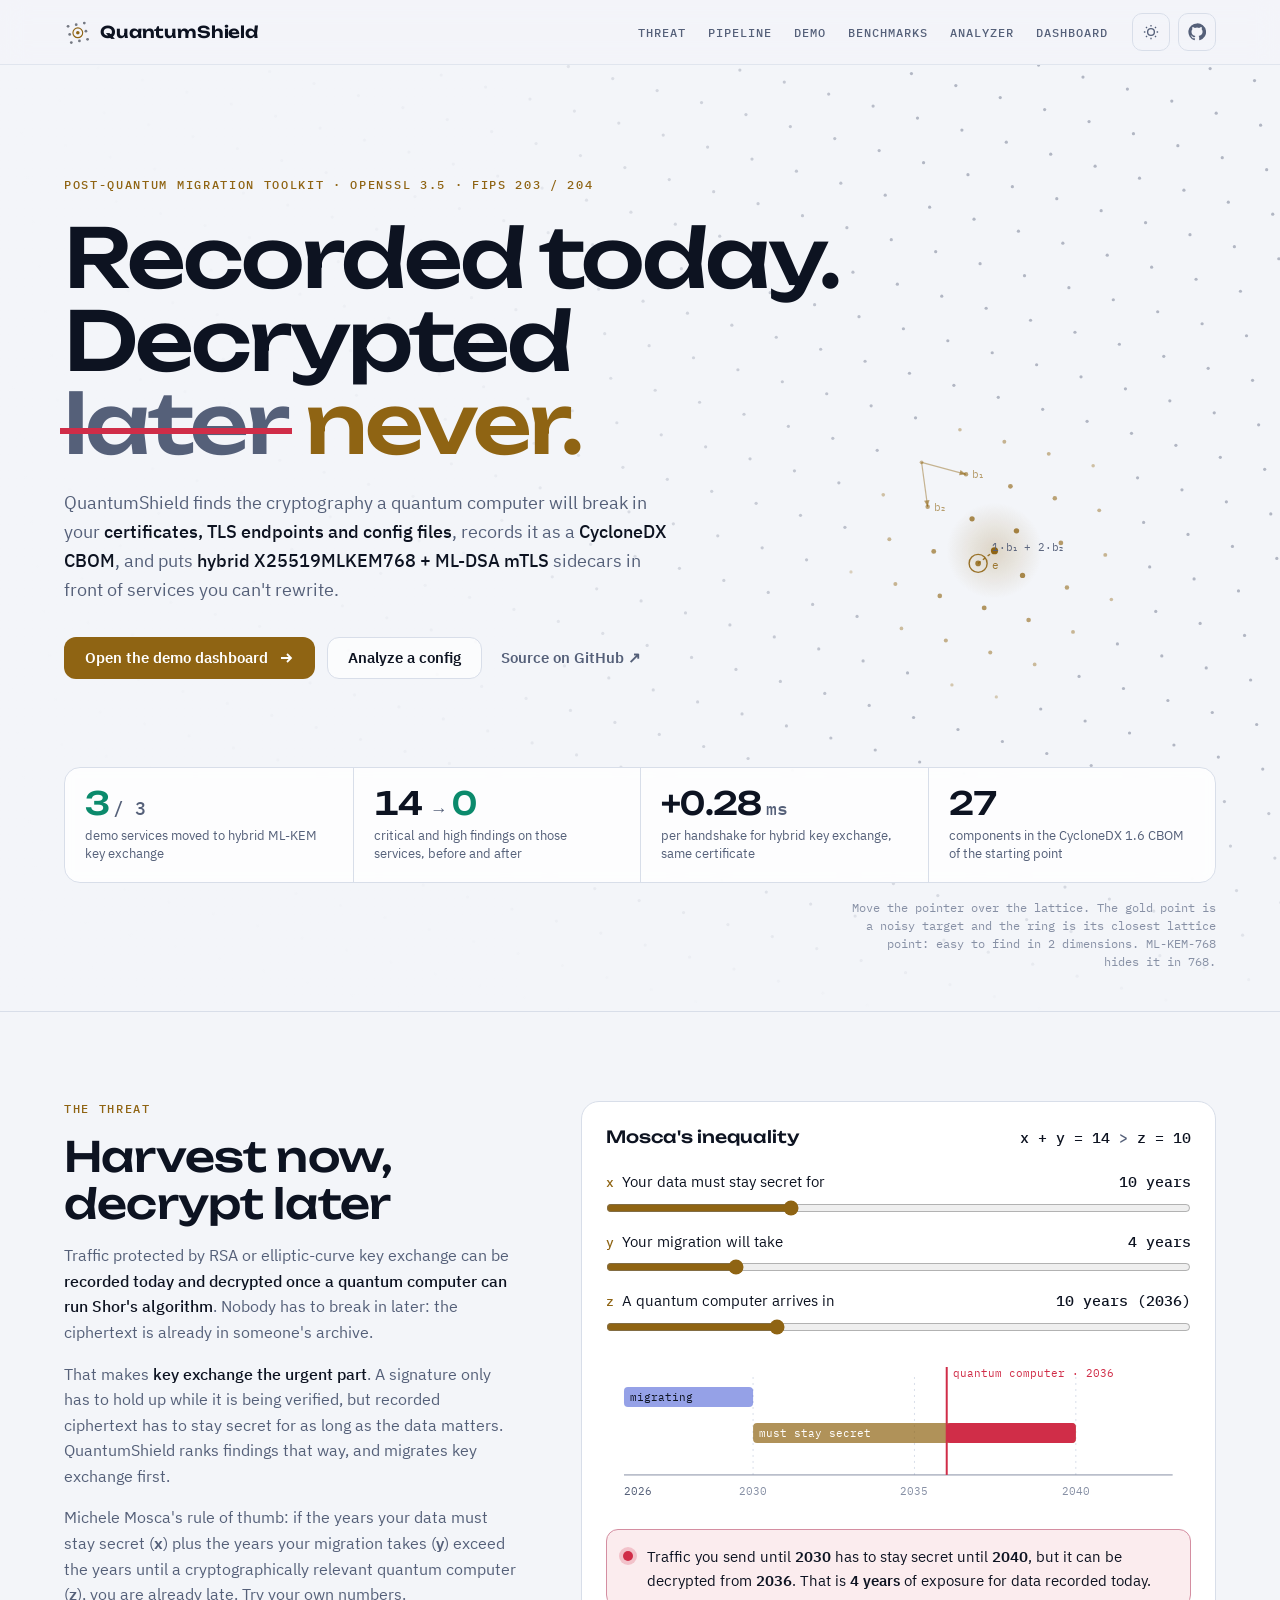
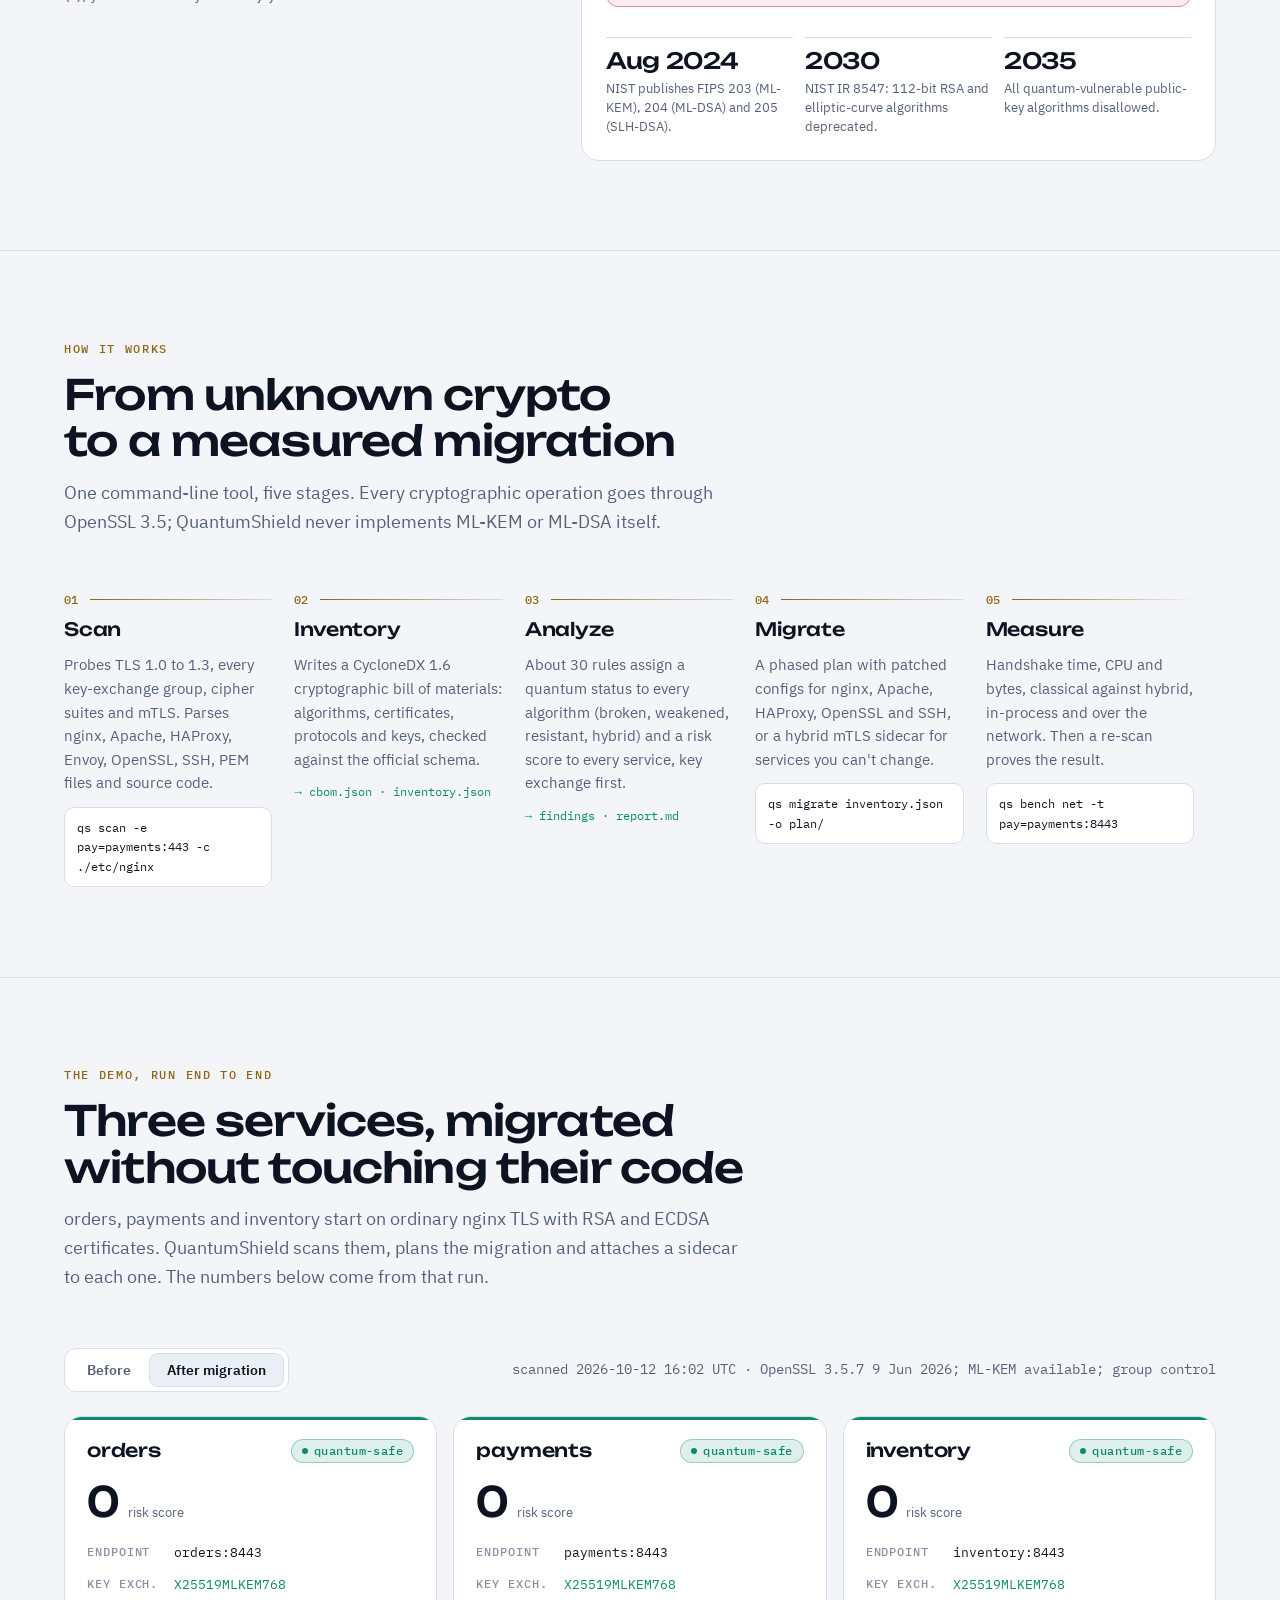
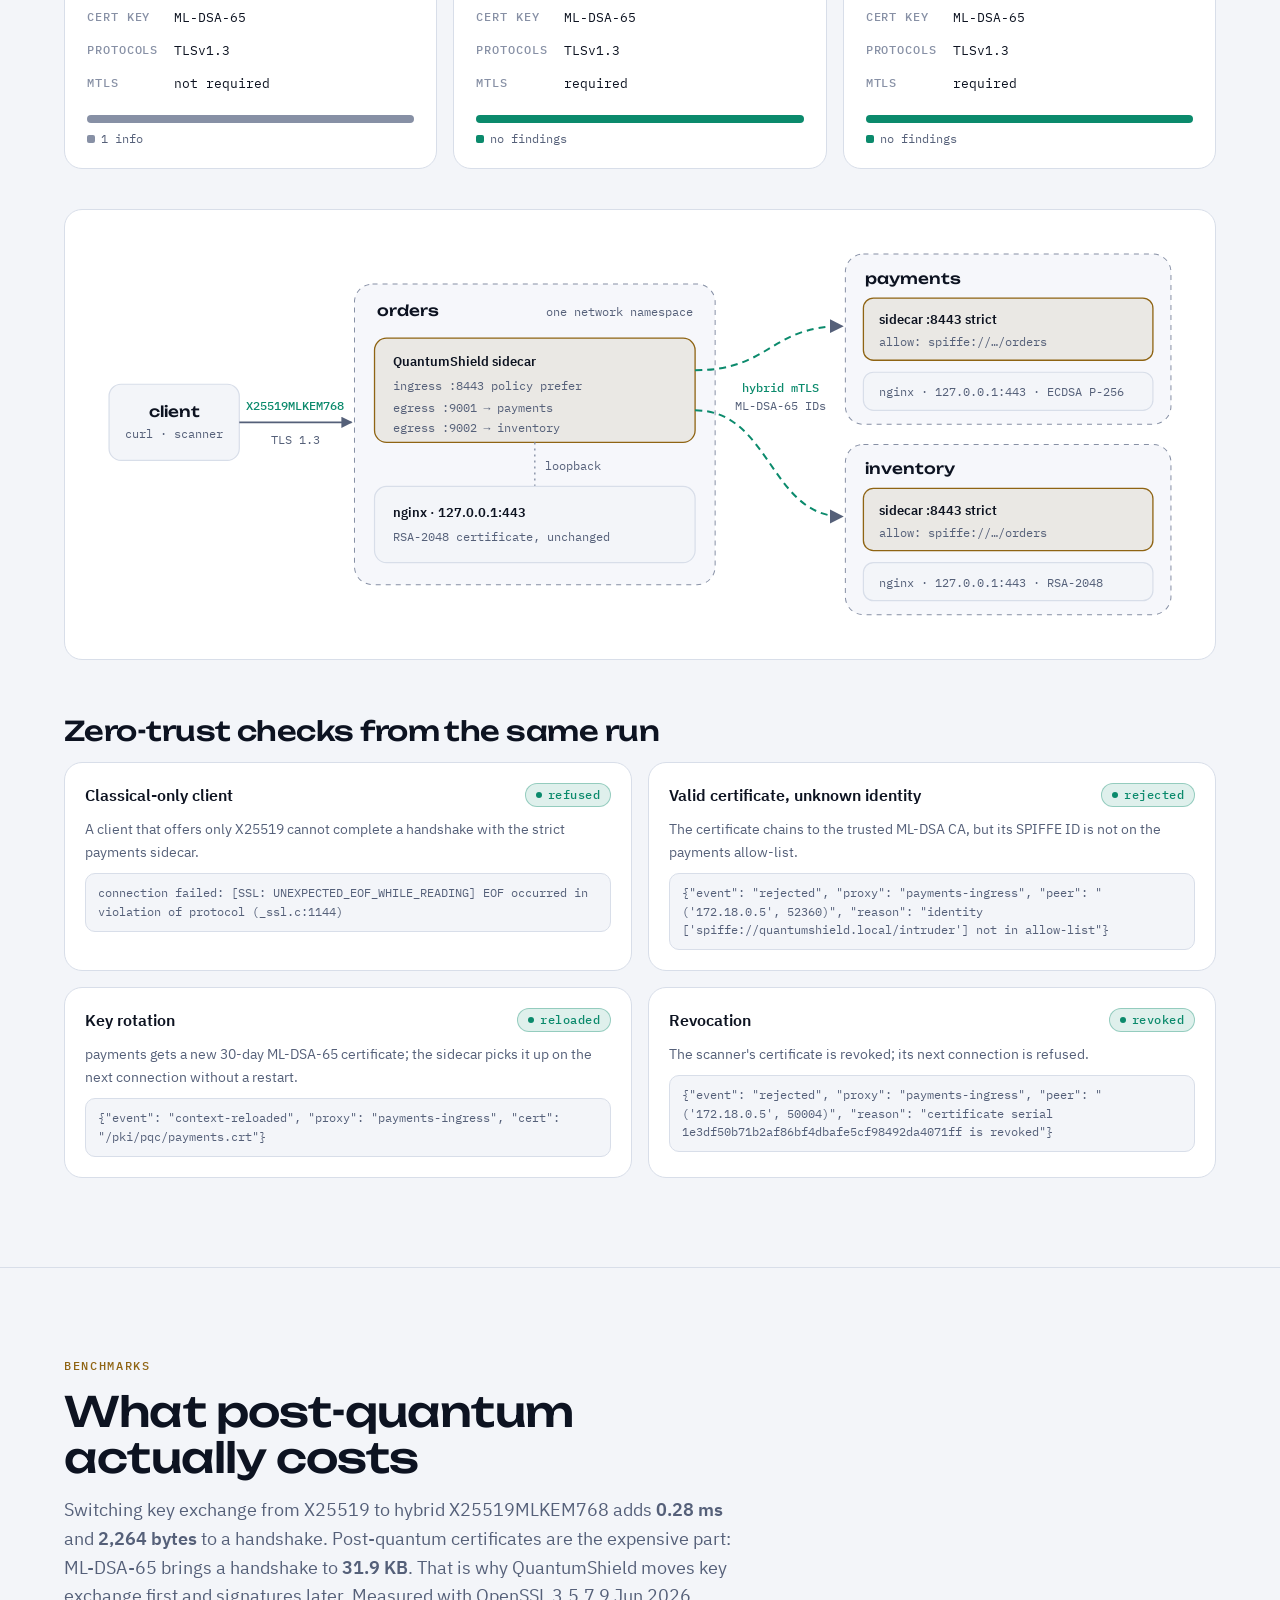
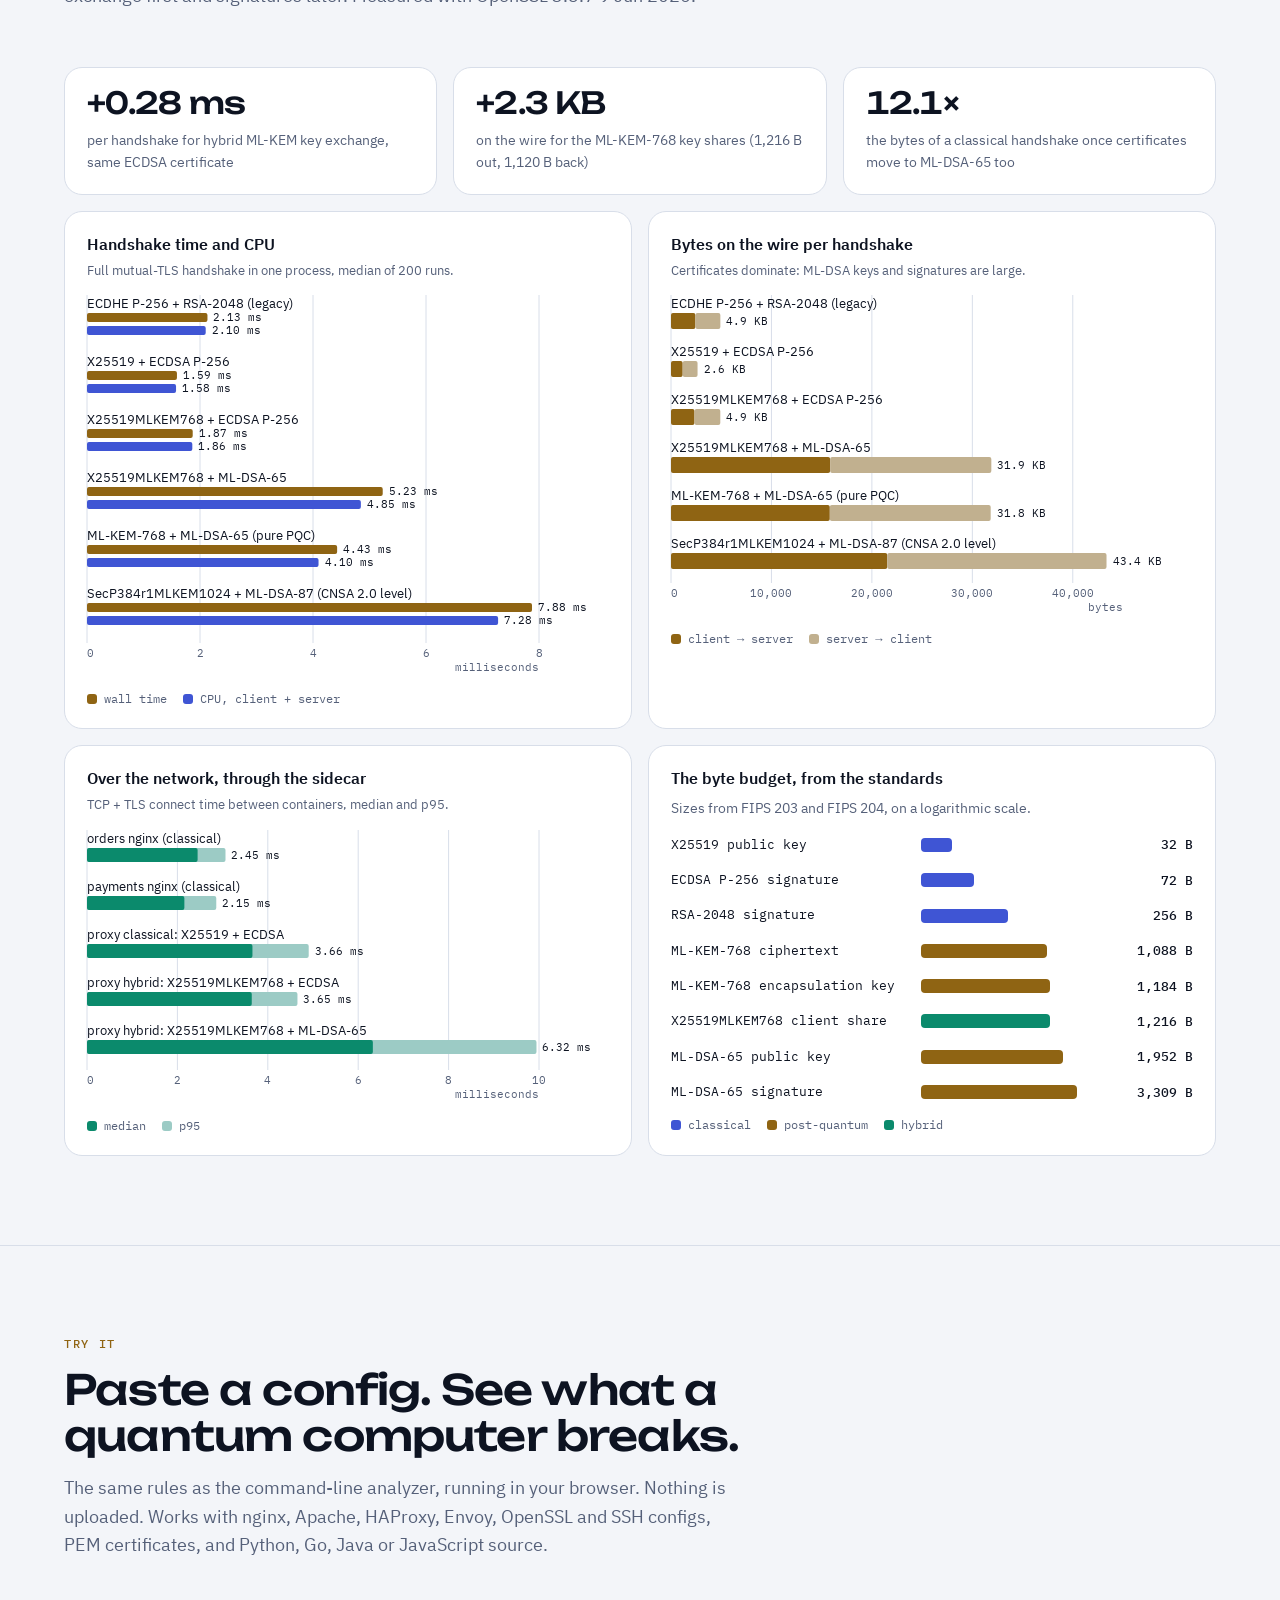
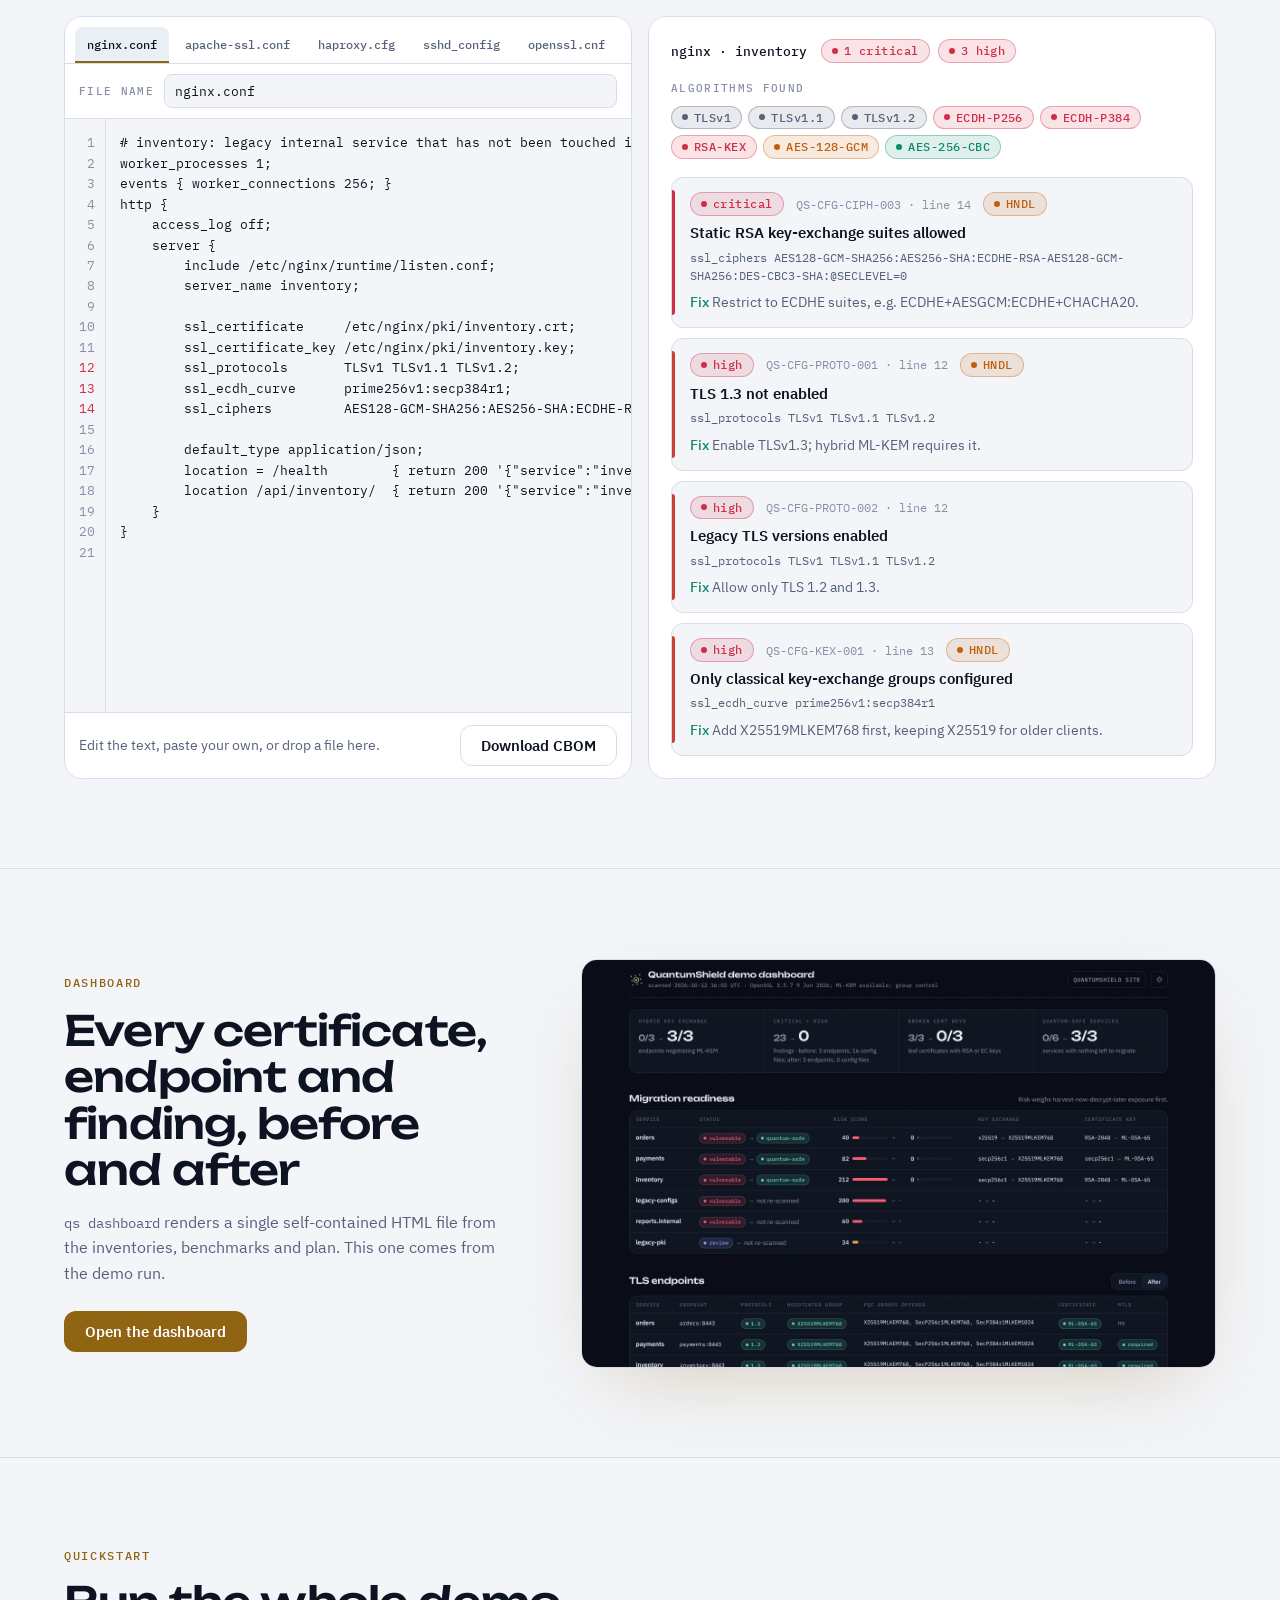
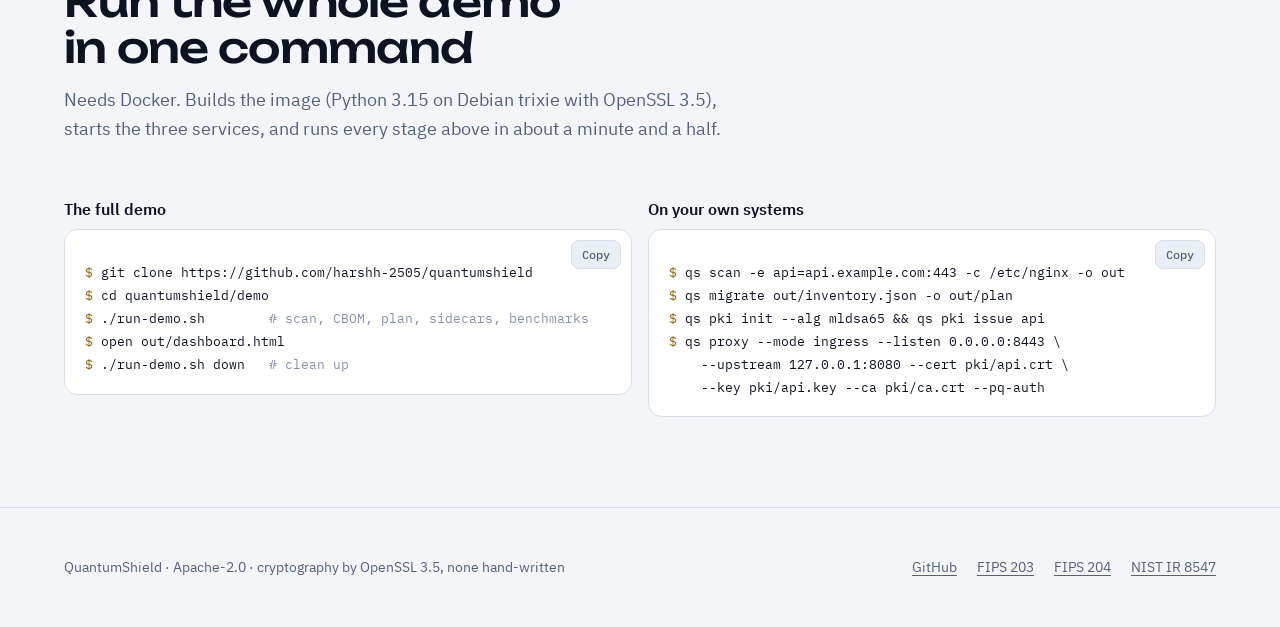
<file: web/index.html>
<!doctype html>
<html lang="en">
<head>
<meta charset="utf-8">
<meta name="viewport" content="width=device-width, initial-scale=1, viewport-fit=cover">
<title>QuantumShield</title>
<meta name="description" content="Find the cryptography a quantum computer will break, inventory it as a CycloneDX CBOM, and move services to hybrid X25519MLKEM768 + ML-DSA mTLS without touching their code.">
<meta name="theme-color" content="#090d16">
<meta property="og:title" content="QuantumShield">
<meta property="og:description" content="Post-quantum migration toolkit: CBOM scanner, analyzer, migration planner and hybrid ML-KEM mTLS sidecar.">
<meta property="og:image" content="assets/og.png">
<link rel="icon" href="assets/favicon.svg" type="image/svg+xml">
<link rel="preload" href="assets/fonts/unbounded-var.woff2" as="font" type="font/woff2" crossorigin>
<link rel="stylesheet" href="assets/tokens.css">
<link rel="stylesheet" href="assets/site.css">
<script src="assets/theme.js"></script>
</head>
<body>

<header class="top">
  <div class="wrap">
    <a class="brand" href="#top" aria-label="QuantumShield home">
      <svg viewBox="0 0 32 32" aria-hidden="true">
        <g fill="currentColor" opacity=".55">
          <circle cx="5" cy="9" r="1.7"/><circle cx="15" cy="7" r="1.7"/><circle cx="25" cy="5" r="1.7"/>
          <circle cx="7" cy="19" r="1.7"/><circle cx="27" cy="15" r="1.7"/>
          <circle cx="9" cy="29" r="1.7"/><circle cx="19" cy="27" r="1.7"/><circle cx="29" cy="25" r="1.7"/>
        </g>
        <circle cx="17" cy="17" r="2.2" fill="var(--gold)"/>
        <circle cx="17" cy="17" r="6" fill="none" stroke="var(--gold)" stroke-width="1.4"/>
      </svg>
      QuantumShield
    </a>
    <nav class="nav" aria-label="Sections">
      <a href="#threat">Threat</a>
      <a href="#pipeline">Pipeline</a>
      <a href="#demo">Demo</a>
      <a href="#bench">Benchmarks</a>
      <a href="#analyzer">Analyzer</a>
      <a href="dashboard.html">Dashboard</a>
    </nav>
    <div class="top-actions">
      <button class="icon-btn" id="theme" type="button" aria-label="Switch colour theme">
        <svg viewBox="0 0 24 24" fill="none" stroke="currentColor" stroke-width="1.8" aria-hidden="true"><circle cx="12" cy="12" r="4.5"/><path d="M12 2.5v2M12 19.5v2M2.5 12h2M19.5 12h2M5.3 5.3l1.4 1.4M17.3 17.3l1.4 1.4M5.3 18.7l1.4-1.4M17.3 6.7l1.4-1.4"/></svg>
      </button>
      <a class="icon-btn" href="https://github.com/harshh-2505/quantumshield" aria-label="Source code on GitHub">
        <svg viewBox="0 0 24 24" fill="currentColor" aria-hidden="true"><path d="M12 .5a11.5 11.5 0 0 0-3.64 22.41c.58.1.79-.25.79-.56v-2c-3.2.7-3.88-1.37-3.88-1.37-.52-1.33-1.28-1.69-1.28-1.69-1.05-.72.08-.7.08-.7 1.16.08 1.77 1.19 1.77 1.19 1.03 1.77 2.7 1.26 3.36.96.1-.75.4-1.26.73-1.55-2.55-.29-5.24-1.28-5.24-5.69 0-1.26.45-2.29 1.19-3.1-.12-.29-.52-1.46.11-3.05 0 0 .97-.31 3.17 1.18a11 11 0 0 1 5.77 0c2.2-1.49 3.17-1.18 3.17-1.18.63 1.59.23 2.76.11 3.05.74.81 1.19 1.84 1.19 3.1 0 4.42-2.7 5.39-5.26 5.68.41.36.78 1.06.78 2.14v3.17c0 .31.21.67.8.56A11.5 11.5 0 0 0 12 .5Z"/></svg>
      </a>
    </div>
  </div>
</header>

<main id="top">
<!-- ================================================================ hero -->
<section class="hero" aria-labelledby="hero-title">
  <canvas id="lattice" aria-hidden="true"></canvas>
  <div class="wrap">
    <p class="eyebrow">Post-quantum migration toolkit · OpenSSL 3.5 · FIPS 203 / 204</p>
    <h1 id="hero-title">Recorded today. Decrypted <span class="strike">later</span> <span class="never">never.</span></h1>
    <p class="lede">QuantumShield finds the cryptography a quantum computer will break in your
      <strong>certificates, TLS endpoints and config files</strong>, records it as a
      <strong>CycloneDX CBOM</strong>, and puts <strong>hybrid X25519MLKEM768 + ML-DSA mTLS</strong>
      sidecars in front of services you can't rewrite.</p>
    <div class="cta">
      <a class="btn btn-gold" href="dashboard.html">Open the demo dashboard
        <svg viewBox="0 0 16 16" fill="none" stroke="currentColor" stroke-width="1.8" aria-hidden="true"><path d="M3 8h10M9 4l4 4-4 4"/></svg></a>
      <a class="btn btn-line" href="#analyzer">Analyze a config</a>
      <a class="btn btn-text" href="https://github.com/harshh-2505/quantumshield">Source on GitHub ↗</a>
    </div>
    <div class="readout" id="readout" aria-label="Results from the demo run"></div>
    <p class="hero-caption"><span>Move the pointer over the lattice. The gold point is a noisy target and the ring is its closest lattice point: easy to find in 2 dimensions. ML-KEM-768 hides it in 768.</span></p>
  </div>
</section>

<!-- ================================================================ threat -->
<section class="block" id="threat" aria-labelledby="threat-title">
  <div class="wrap split">
    <div class="prose">
      <p class="eyebrow">The threat</p>
      <h2 class="h-section" id="threat-title" style="color:var(--ink)">Harvest now, decrypt later</h2>
      <p>Traffic protected by RSA or elliptic-curve key exchange can be <strong>recorded today and
        decrypted once a quantum computer can run Shor's algorithm</strong>. Nobody has to break in
        later: the ciphertext is already in someone's archive.</p>
      <p>That makes <strong>key exchange the urgent part</strong>. A signature only has to hold up
        while it is being verified, but recorded ciphertext has to stay secret for as long as the
        data matters. QuantumShield ranks findings that way, and migrates key exchange first.</p>
      <p>Michele Mosca's rule of thumb: if the years your data must stay secret (<b>x</b>) plus the
        years your migration takes (<b>y</b>) exceed the years until a cryptographically relevant
        quantum computer (<b>z</b>), you are already late. Try your own numbers.</p>
    </div>
    <div class="panel mosca" id="mosca">
      <div class="mosca-top">
        <h3>Mosca's inequality</h3>
        <span class="formula" id="mosca-formula" aria-live="polite"></span>
      </div>
      <div class="sliders">
        <div class="slider">
          <label for="mx"><i>x</i>Your data must stay secret for</label>
          <output for="mx" id="mx-out"></output>
          <input type="range" id="mx" min="1" max="30" value="10">
        </div>
        <div class="slider">
          <label for="my"><i>y</i>Your migration will take</label>
          <output for="my" id="my-out"></output>
          <input type="range" id="my" min="1" max="15" value="4">
        </div>
        <div class="slider">
          <label for="mz"><i>z</i>A quantum computer arrives in</label>
          <output for="mz" id="mz-out"></output>
          <input type="range" id="mz" min="2" max="30" value="10">
        </div>
      </div>
      <svg class="timeline" id="mosca-chart" viewBox="0 0 640 150" preserveAspectRatio="xMinYMin meet" role="img" aria-label="Timeline of migration, secrecy window and quantum computer arrival"></svg>
      <div class="verdict" id="mosca-verdict"><span class="dot"></span><p></p></div>
      <div class="milestones">
        <div><b>Aug 2024</b><span>NIST publishes FIPS 203 (ML-KEM), 204 (ML-DSA) and 205 (SLH-DSA).</span></div>
        <div><b>2030</b><span>NIST IR 8547: 112-bit RSA and elliptic-curve algorithms deprecated.</span></div>
        <div><b>2035</b><span>All quantum-vulnerable public-key algorithms disallowed.</span></div>
      </div>
    </div>
  </div>
</section>

<!-- ================================================================ pipeline -->
<section class="block" id="pipeline" aria-labelledby="pipeline-title">
  <div class="wrap">
    <div class="head">
      <p class="eyebrow">How it works</p>
      <h2 class="h-section" id="pipeline-title">From unknown crypto to a measured migration</h2>
      <p class="lede">One command-line tool, five stages. Every cryptographic operation goes through
        OpenSSL 3.5; QuantumShield never implements ML-KEM or ML-DSA itself.</p>
    </div>
    <ol class="pipeline" style="list-style:none;margin:0;padding:0">
      <li class="step">
        <span class="n">01</span>
        <h3>Scan</h3>
        <p>Probes TLS 1.0 to 1.3, every key-exchange group, cipher suites and mTLS. Parses nginx, Apache, HAProxy, Envoy, OpenSSL, SSH, PEM files and source code.</p>
        <code>qs scan -e pay=payments:443 -c ./etc/nginx</code>
      </li>
      <li class="step">
        <span class="n">02</span>
        <h3>Inventory</h3>
        <p>Writes a CycloneDX 1.6 cryptographic bill of materials: algorithms, certificates, protocols and keys, checked against the official schema.</p>
        <span class="out">→ cbom.json · inventory.json</span>
      </li>
      <li class="step">
        <span class="n">03</span>
        <h3>Analyze</h3>
        <p>About 30 rules assign a quantum status to every algorithm (broken, weakened, resistant, hybrid) and a risk score to every service, key exchange first.</p>
        <span class="out">→ findings · report.md</span>
      </li>
      <li class="step">
        <span class="n">04</span>
        <h3>Migrate</h3>
        <p>A phased plan with patched configs for nginx, Apache, HAProxy, OpenSSL and SSH, or a hybrid mTLS sidecar for services you can't change.</p>
        <code>qs migrate inventory.json -o plan/</code>
      </li>
      <li class="step">
        <span class="n">05</span>
        <h3>Measure</h3>
        <p>Handshake time, CPU and bytes, classical against hybrid, in-process and over the network. Then a re-scan proves the result.</p>
        <code>qs bench net -t pay=payments:8443</code>
      </li>
    </ol>
  </div>
</section>

<!-- ================================================================ demo -->
<section class="block" id="demo" aria-labelledby="demo-title">
  <div class="wrap">
    <div class="head">
      <p class="eyebrow">The demo, run end to end</p>
      <h2 class="h-section" id="demo-title">Three services, migrated without touching their code</h2>
      <p class="lede">orders, payments and inventory start on ordinary nginx TLS with RSA and ECDSA
        certificates. QuantumShield scans them, plans the migration and attaches a sidecar to each
        one. The numbers below come from that run.</p>
    </div>
    <div class="demo-bar">
      <div class="seg" role="group" aria-label="Show results">
        <button type="button" id="show-before" aria-pressed="false">Before</button>
        <button type="button" id="show-after" aria-pressed="true">After migration</button>
      </div>
      <span class="small mono" id="demo-meta"></span>
    </div>
    <div class="svc-grid" id="services"></div>

    <div class="panel arch" role="img" aria-label="Architecture: each service gets a QuantumShield sidecar in its network namespace; services talk over hybrid ML-KEM mTLS">
      <svg viewBox="0 0 1100 400" aria-hidden="true">
        <defs>
          <marker id="ah" viewBox="0 0 10 10" refX="9" refY="5" markerWidth="7" markerHeight="7" orient="auto-start-reverse">
            <path d="M0 0L10 5L0 10z" class="ah"/>
          </marker>
        </defs>
        <!-- client -->
        <rect x="20" y="150" width="130" height="76" rx="12" class="box"/>
        <text x="85" y="183" text-anchor="middle" class="t1">client</text>
        <text x="85" y="204" text-anchor="middle" class="t3">curl · scanner</text>
        <path d="M150 188 H262" class="flow" marker-end="url(#ah)"/>
        <text x="206" y="176" text-anchor="middle" class="t4">X25519MLKEM768</text>
        <text x="206" y="210" text-anchor="middle" class="t3">TLS 1.3</text>

        <!-- orders pod -->
        <rect x="265" y="50" width="360" height="300" rx="18" class="pod"/>
        <text x="287" y="82" class="t1">orders</text>
        <text x="603" y="82" text-anchor="end" class="t3">one network namespace</text>
        <rect x="285" y="104" width="320" height="104" rx="12" class="sc"/>
        <text x="303" y="132" class="t2">QuantumShield sidecar</text>
        <text x="303" y="156" class="t3">ingress :8443  policy prefer</text>
        <text x="303" y="178" class="t3">egress  :9001 → payments</text>
        <text x="303" y="198" class="t3">egress  :9002 → inventory</text>
        <path d="M445 208 V252" class="loop"/>
        <text x="455" y="236" class="t3">loopback</text>
        <rect x="285" y="252" width="320" height="76" rx="12" class="box"/>
        <text x="303" y="282" class="t2">nginx · 127.0.0.1:443</text>
        <text x="303" y="306" class="t3">RSA-2048 certificate, unchanged</text>

        <!-- links -->
        <path d="M605 136 C 680 136, 680 92, 752 92" class="flow pq" marker-end="url(#ah)"/>
        <path d="M605 176 C 680 176, 680 282, 752 282" class="flow pq" marker-end="url(#ah)"/>
        <text x="690" y="158" text-anchor="middle" class="t4">hybrid mTLS</text>
        <text x="690" y="176" text-anchor="middle" class="t3">ML-DSA-65 IDs</text>

        <!-- payments pod -->
        <rect x="755" y="20" width="325" height="170" rx="18" class="pod"/>
        <text x="775" y="50" class="t1">payments</text>
        <rect x="773" y="64" width="289" height="62" rx="10" class="sc"/>
        <text x="789" y="90" class="t2">sidecar :8443  strict</text>
        <text x="789" y="112" class="t3">allow: spiffe://…/orders</text>
        <rect x="773" y="138" width="289" height="38" rx="10" class="box"/>
        <text x="789" y="162" class="t3">nginx · 127.0.0.1:443 · ECDSA P-256</text>

        <!-- inventory pod -->
        <rect x="755" y="210" width="325" height="170" rx="18" class="pod"/>
        <text x="775" y="240" class="t1">inventory</text>
        <rect x="773" y="254" width="289" height="62" rx="10" class="sc"/>
        <text x="789" y="280" class="t2">sidecar :8443  strict</text>
        <text x="789" y="302" class="t3">allow: spiffe://…/orders</text>
        <rect x="773" y="328" width="289" height="38" rx="10" class="box"/>
        <text x="789" y="352" class="t3">nginx · 127.0.0.1:443 · RSA-2048</text>
      </svg>
      <p class="arch-hint">Scroll sideways to see the whole diagram.</p>
    </div>

    <div class="head" style="margin:56px 0 0">
      <h3 class="h-section" style="font-size:clamp(1.3rem,2.4vw,1.7rem)">Zero-trust checks from the same run</h3>
    </div>
    <div class="zt" id="zt"></div>
  </div>
</section>

<!-- ================================================================ bench -->
<section class="block" id="bench" aria-labelledby="bench-title">
  <div class="wrap">
    <div class="head">
      <p class="eyebrow">Benchmarks</p>
      <h2 class="h-section" id="bench-title">What post-quantum actually costs</h2>
      <p class="lede" id="bench-lede"></p>
    </div>
    <div class="takeaway" id="takeaway"></div>
    <div class="bench-grid">
      <div class="panel chart">
        <h3>Handshake time and CPU</h3>
        <p class="sub">Full mutual-TLS handshake in one process, median of <span id="iters"></span> runs.</p>
        <svg id="ch-time" role="img" aria-label="Handshake time by scenario"></svg>
        <div class="legend"><span style="--c:var(--gold)">wall time</span><span style="--c:var(--info)">CPU, client + server</span></div>
      </div>
      <div class="panel chart">
        <h3>Bytes on the wire per handshake</h3>
        <p class="sub">Certificates dominate: ML-DSA keys and signatures are large.</p>
        <svg id="ch-bytes" role="img" aria-label="Bytes per handshake by scenario"></svg>
        <div class="legend"><span style="--c:var(--gold)">client → server</span><span style="--c:color-mix(in srgb, var(--gold) 45%, var(--bg-3))">server → client</span></div>
      </div>
      <div class="panel chart">
        <h3>Over the network, through the sidecar</h3>
        <p class="sub">TCP + TLS connect time between containers, median and p95.</p>
        <svg id="ch-net" role="img" aria-label="Connect time by network path"></svg>
        <div class="legend"><span style="--c:var(--safe)">median</span><span style="--c:color-mix(in srgb, var(--safe) 35%, var(--bg-3))">p95</span></div>
      </div>
      <div class="panel budget" id="budget">
        <h3 style="font:600 1rem var(--body)">The byte budget, from the standards</h3>
        <p class="sub small" style="margin-top:-6px">Sizes from FIPS 203 and FIPS 204, on a logarithmic scale.</p>
      </div>
    </div>
  </div>
</section>

<!-- ================================================================ analyzer -->
<section class="block" id="analyzer" aria-labelledby="an-title">
  <div class="wrap">
    <div class="head">
      <p class="eyebrow">Try it</p>
      <h2 class="h-section" id="an-title">Paste a config. See what a quantum computer breaks.</h2>
      <p class="lede">The same rules as the command-line analyzer, running in your browser. Nothing is
        uploaded. Works with nginx, Apache, HAProxy, Envoy, OpenSSL and SSH configs, PEM
        certificates, and Python, Go, Java or JavaScript source.</p>
    </div>
    <div class="an">
      <div class="panel an-in">
        <div class="tabs" role="tablist" aria-label="Sample files" id="an-tabs"></div>
        <div class="an-file">
          <label class="label" for="an-name">File name</label>
          <input id="an-name" spellcheck="false" autocomplete="off">
        </div>
        <div class="editor">
          <div class="gutter" id="an-gutter" aria-hidden="true"></div>
          <textarea id="an-text" spellcheck="false" autocomplete="off" aria-label="File contents"></textarea>
        </div>
        <div class="an-foot">
          <span class="small">Edit the text, paste your own, or drop a file here.</span>
          <button class="btn btn-line" type="button" id="an-cbom">Download CBOM</button>
        </div>
      </div>
      <div class="panel an-out" id="an-out" aria-live="polite"></div>
    </div>
  </div>
</section>

<!-- ================================================================ dashboard + quickstart -->
<section class="block" id="dashboard" aria-labelledby="dash-title">
  <div class="wrap dash-band">
    <div class="prose">
      <p class="eyebrow">Dashboard</p>
      <h2 class="h-section" id="dash-title" style="color:var(--ink)">Every certificate, endpoint and finding, before and after</h2>
      <p><code>qs dashboard</code> renders a single self-contained HTML file from the inventories,
        benchmarks and plan. This one comes from the demo run.</p>
      <p><a class="btn btn-gold" href="dashboard.html" style="margin-top:8px">Open the dashboard</a></p>
    </div>
    <a class="shot" href="dashboard.html" aria-label="Open the dashboard">
      <img src="assets/dashboard-preview.webp" alt="QuantumShield dashboard showing migration readiness before and after" width="1400" height="900" loading="lazy">
    </a>
  </div>
</section>

<section class="block" id="start" aria-labelledby="start-title">
  <div class="wrap">
    <div class="head">
      <p class="eyebrow">Quickstart</p>
      <h2 class="h-section" id="start-title">Run the whole demo in one command</h2>
      <p class="lede">Needs Docker. Builds the image (Python 3.15 on Debian trixie with OpenSSL 3.5),
        starts the three services, and runs every stage above in about a minute and a half.</p>
    </div>
    <div class="qs-grid">
      <div>
        <h3>The full demo</h3>
        <div class="code"><button class="copy" type="button">Copy</button><pre><span class="p">$ </span>git clone https://github.com/harshh-2505/quantumshield
<span class="p">$ </span>cd quantumshield/demo
<span class="p">$ </span>./run-demo.sh        <span class="c"># scan, CBOM, plan, sidecars, benchmarks</span>
<span class="p">$ </span>open out/dashboard.html
<span class="p">$ </span>./run-demo.sh down   <span class="c"># clean up</span></pre></div>
      </div>
      <div>
        <h3>On your own systems</h3>
        <div class="code"><button class="copy" type="button">Copy</button><pre><span class="p">$ </span>qs scan -e api=api.example.com:443 -c /etc/nginx -o out
<span class="p">$ </span>qs migrate out/inventory.json -o out/plan
<span class="p">$ </span>qs pki init --alg mldsa65 &amp;&amp; qs pki issue api
<span class="p">$ </span>qs proxy --mode ingress --listen 0.0.0.0:8443 \
    --upstream 127.0.0.1:8080 --cert pki/api.crt \
    --key pki/api.key --ca pki/ca.crt --pq-auth</pre></div>
      </div>
    </div>
  </div>
</section>
</main>

<footer>
  <div class="wrap">
    <span>QuantumShield · Apache-2.0 · cryptography by OpenSSL 3.5, none hand-written</span>
    <nav aria-label="Footer">
      <a href="https://github.com/harshh-2505/quantumshield">GitHub</a>
      <a href="https://csrc.nist.gov/pubs/fips/203/final">FIPS 203</a>
      <a href="https://csrc.nist.gov/pubs/fips/204/final">FIPS 204</a>
      <a href="https://csrc.nist.gov/pubs/ir/8547/ipd">NIST IR 8547</a>
    </nav>
  </div>
</footer>

<script src="assets/demo-data.js"></script>
<script src="assets/analyzer.js"></script>
<script src="assets/site.js"></script>
</body>
</html>
</file>
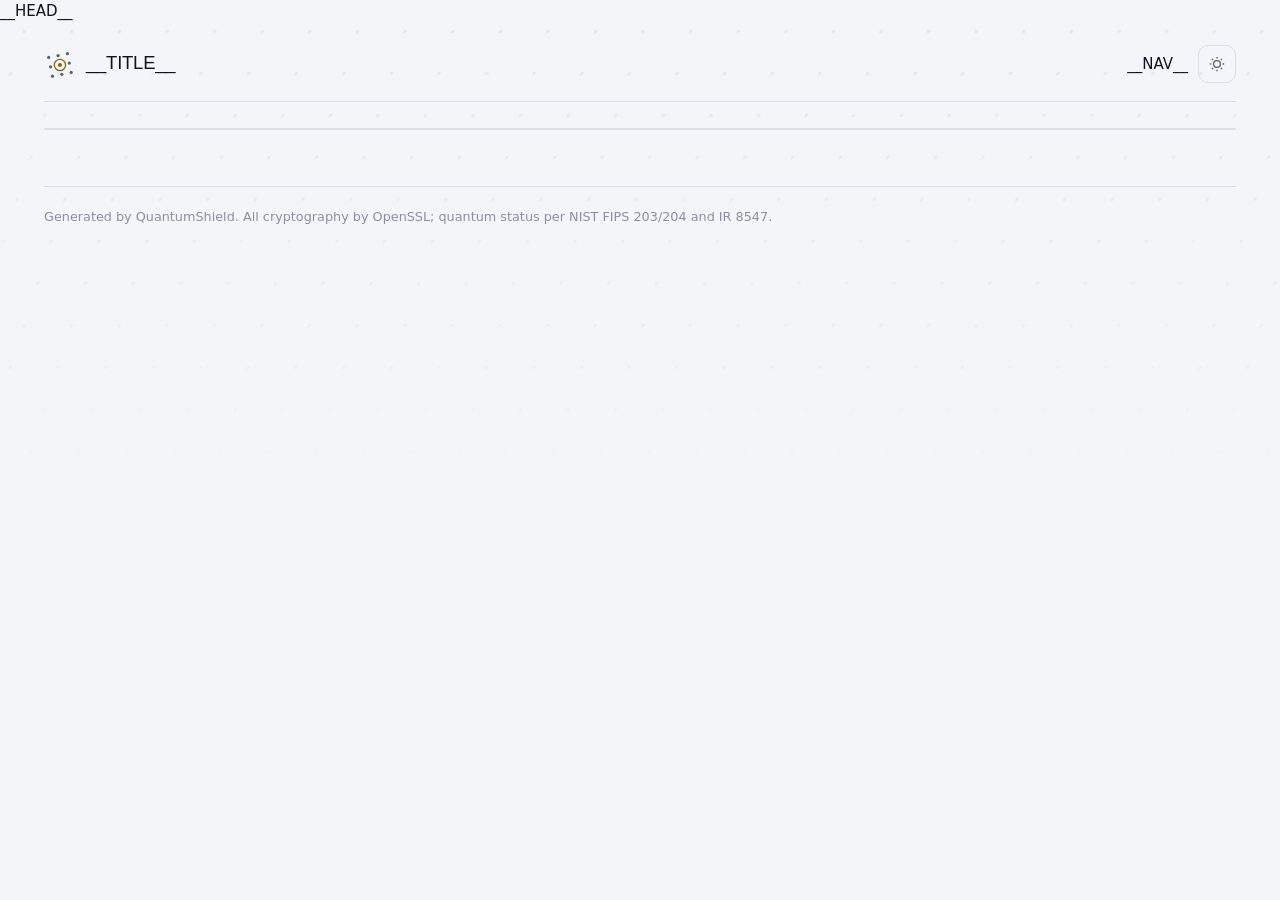
<file: quantumshield/dashboard.html>
<!doctype html>
<html lang="en">
<head>
<meta charset="utf-8">
<meta name="viewport" content="width=device-width, initial-scale=1, viewport-fit=cover">
<title>__TITLE__</title>
__HEAD__
<style>
/* Instrument read-out over a lattice. Colours mirror web/assets/tokens.css. */
:root {
  --bg: #090d16; --bg-2: #0f1522; --bg-3: #161e2f; --line: #222b3e;
  --ink: #e9edf5; --dim: #8c95ab; --faint: #5a6378;
  --gold: #e6c27a; --gold-ink: #1a1408;
  --safe: #5fd8bc; --warn: #ffa04d; --bad: #ff5c72; --info: #92a4ff;
  --display: "Unbounded", "Segoe UI", "Helvetica Neue", Arial, sans-serif;
  --body: "IBM Plex Sans", "Segoe UI", system-ui, -apple-system, Roboto, Arial, sans-serif;
  --mono: "IBM Plex Mono", ui-monospace, "SFMono-Regular", Menlo, Consolas, monospace;
  color-scheme: dark;
}
@media (prefers-color-scheme: light) {
  :root:not([data-theme="dark"]) {
    --bg: #f3f5f9; --bg-2: #ffffff; --bg-3: #eaeef5; --line: #d8dee9;
    --ink: #0d1321; --dim: #556079; --faint: #8790a5; --gold: #8f6413; --gold-ink: #ffffff;
    --safe: #0b8a6c; --warn: #c25e0a; --bad: #d02d48; --info: #3f55d4; color-scheme: light;
  }
}
:root[data-theme="light"] {
  --bg: #f3f5f9; --bg-2: #ffffff; --bg-3: #eaeef5; --line: #d8dee9;
  --ink: #0d1321; --dim: #556079; --faint: #8790a5; --gold: #8f6413; --gold-ink: #ffffff;
  --safe: #0b8a6c; --warn: #c25e0a; --bad: #d02d48; --info: #3f55d4; color-scheme: light;
}
*, *::before, *::after { box-sizing: border-box; }
body { margin: 0; background: var(--bg); color: var(--ink); font: 400 15px/1.55 var(--body); -webkit-font-smoothing: antialiased; }
body::before {   /* faint lattice ground */
  content: ""; position: fixed; inset: 0; pointer-events: none; z-index: 0; opacity: .5;
  background-image: radial-gradient(circle at 1px 1px, color-mix(in srgb, var(--dim) 28%, transparent) 1px, transparent 1.6px);
  background-size: 34px 30px; transform: skewX(-18deg) scale(1.4);
  mask-image: linear-gradient(180deg, #000 0, transparent 520px); -webkit-mask-image: linear-gradient(180deg, #000 0, transparent 520px);
}
main { position: relative; z-index: 1; max-width: 1240px; margin: 0 auto; padding: 0 24px 72px; }
@media (max-width: 560px) { main { padding-inline: 16px; } }
a { color: var(--gold); }
:focus-visible { outline: 2px solid var(--gold); outline-offset: 2px; border-radius: 4px; }
h1, h2, h3 { margin: 0; text-wrap: balance; }
p { margin: 0; }
.mono, code { font-family: var(--mono); font-size: .86em; }

header.bar { display: flex; flex-wrap: wrap; align-items: center; gap: 14px 22px; padding: 22px 0 18px; border-bottom: 1px solid var(--line); }
.mark { display: flex; align-items: center; gap: 12px; }
.mark svg { width: 30px; height: 30px; flex: none; color: var(--dim); }
.mark h1 { font: 500 1.15rem/1.2 var(--display); letter-spacing: -.01em; }
.mark p { font: 400 .76rem/1.4 var(--mono); color: var(--dim); margin-top: 3px; }
.bar .right { margin-left: auto; display: flex; gap: 10px; align-items: center; }
.back { font: 500 .78rem var(--mono); letter-spacing: .06em; text-transform: uppercase; color: var(--dim); text-decoration: none; padding: 9px 12px; border: 1px solid var(--line); border-radius: 10px; }
.back:hover { color: var(--ink); border-color: var(--faint); }
.tbtn { display: inline-grid; place-items: center; width: 38px; height: 38px; border-radius: 10px; border: 1px solid var(--line); background: transparent; color: var(--dim); cursor: pointer; }
.tbtn:hover { color: var(--ink); }
.tbtn svg { width: 18px; height: 18px; }

.readout { display: grid; grid-template-columns: repeat(4, minmax(0, 1fr)); margin-top: 26px; border: 1px solid var(--line); border-radius: 16px; overflow: hidden; background: var(--bg-2); }
.readout > div { padding: 18px 20px; border-left: 1px solid var(--line); min-width: 0; }
.readout > div:first-child { border-left: 0; }
.readout .k { font: 500 .7rem/1.3 var(--mono); letter-spacing: .12em; text-transform: uppercase; color: var(--faint); }
.readout .v { display: flex; align-items: baseline; gap: 10px; margin-top: 10px; font: 500 1.9rem/1 var(--display); letter-spacing: -.03em; font-variant-numeric: tabular-nums; flex-wrap: wrap; }
.readout .v .was { color: var(--dim); font-size: .62em; }
.readout .v .arr { color: var(--faint); font: 400 .9rem var(--mono); }
.readout .s { font-size: .8rem; color: var(--dim); margin-top: 8px; }
@media (max-width: 860px) { .readout { grid-template-columns: repeat(2, minmax(0, 1fr)); } .readout > div:nth-child(3) { border-left: 0; } .readout > div:nth-child(n+3) { border-top: 1px solid var(--line); } }

section { margin-top: 44px; }
.sh { display: flex; flex-wrap: wrap; align-items: baseline; justify-content: space-between; gap: 8px 16px; margin-bottom: 14px; }
.sh h2 { font: 500 1.2rem/1.25 var(--display); letter-spacing: -.01em; }
.sh p { font-size: .86rem; color: var(--dim); }
.card { background: var(--bg-2); border: 1px solid var(--line); border-radius: 16px; }
.scroll { overflow-x: auto; }
table { border-collapse: collapse; width: 100%; font-size: .86rem; }
th, td { text-align: left; padding: 11px 14px; border-bottom: 1px solid var(--line); vertical-align: top; }
th { font: 500 .68rem/1.3 var(--mono); letter-spacing: .1em; text-transform: uppercase; color: var(--faint); white-space: nowrap; }
tbody tr:last-child td { border-bottom: 0; }
tbody tr:hover td { background: color-mix(in srgb, var(--bg-3) 60%, transparent); }
td.n, th.n { text-align: right; font-variant-numeric: tabular-nums; }
td code { color: var(--ink); }
.muted { color: var(--dim); }

.chip { display: inline-flex; align-items: center; gap: 6px; padding: 3px 9px; border-radius: 999px; font: 500 .7rem/1.3 var(--mono); letter-spacing: .03em; white-space: nowrap;
  color: var(--c, var(--dim)); background: color-mix(in srgb, var(--c, var(--dim)) 13%, transparent); border: 1px solid color-mix(in srgb, var(--c, var(--dim)) 35%, transparent); }
.chip::before { content: ""; width: 6px; height: 6px; border-radius: 50%; background: currentColor; }
.c-safe { --c: var(--safe); } .c-warn { --c: var(--warn); } .c-bad { --c: var(--bad); } .c-info { --c: var(--info); } .c-dim { --c: var(--faint); }
.flow { display: inline-flex; align-items: center; gap: 8px; flex-wrap: nowrap; white-space: nowrap; }
.flow .to { color: var(--faint); font-family: var(--mono); }
.risk { display: grid; grid-template-columns: 34px minmax(60px, 1fr); gap: 8px; align-items: center; min-width: 120px; }
.risk span { font: 500 .8rem var(--mono); text-align: right; font-variant-numeric: tabular-nums; }
.risk i { display: block; height: 6px; border-radius: 9px; background: var(--c); }
.risk .track { background: var(--bg-3); border-radius: 9px; }

.seg { display: inline-flex; padding: 3px; border-radius: 10px; background: var(--bg-2); border: 1px solid var(--line); gap: 2px; flex-wrap: wrap; }
.seg button { font: 500 .78rem/1 var(--body); padding: 8px 12px; border-radius: 8px; border: 0; cursor: pointer; background: transparent; color: var(--dim); }
.seg button[aria-pressed="true"] { background: var(--bg-3); color: var(--ink); box-shadow: inset 0 0 0 1px var(--line); }

.charts { display: grid; grid-template-columns: repeat(auto-fit, minmax(min(380px, 100%), 1fr)); gap: 14px; }
.chart { padding: 18px 20px; min-width: 0; }
.chart h3 { font: 600 .95rem var(--body); }
.chart .sub { font-size: .8rem; color: var(--dim); margin: 2px 0 12px; }
.chart svg { width: 100%; height: auto; display: block; overflow: visible; }
.chart svg text { font-family: var(--mono); font-size: 11px; fill: var(--dim); }
.chart svg .lbl { fill: var(--ink); font-family: var(--body); font-size: 12.5px; }
.chart svg .val { fill: var(--ink); }
.chart svg .grid { stroke: var(--line); }
.legend { display: flex; flex-wrap: wrap; gap: 6px 14px; font: 400 .74rem var(--mono); color: var(--dim); margin-top: 10px; }
.legend span::before { content: ""; display: inline-block; width: 10px; height: 10px; border-radius: 3px; margin-right: 6px; vertical-align: -1px; background: var(--c); }

.ftools { display: flex; flex-wrap: wrap; gap: 10px; align-items: center; }
.ftools input { font: 400 .84rem var(--body); color: var(--ink); background: var(--bg-2); border: 1px solid var(--line); border-radius: 10px; padding: 8px 12px; min-width: 0; width: 240px; max-width: 100%; }
.flist { display: grid; gap: 8px; }
.f { position: relative; display: grid; grid-template-columns: 96px minmax(0, 1fr); gap: 6px 16px; padding: 14px 16px 14px 20px; }
.f::before { content: ""; position: absolute; left: 0; top: 14px; bottom: 14px; width: 3px; border-radius: 0 3px 3px 0; background: var(--c); }
.f h3 { font: 600 .92rem/1.35 var(--body); }
.f .meta { font: 400 .74rem var(--mono); color: var(--faint); overflow-wrap: anywhere; }
.f .ev { font: 400 .76rem/1.5 var(--mono); color: var(--dim); overflow-wrap: anywhere; }
.f .fix { font-size: .84rem; color: var(--dim); }
.f .fix b { color: var(--safe); font-weight: 500; }
.f > :not(:first-child) { grid-column: 2; }
.f > :first-child { grid-row: 1 / span 4; }
@media (max-width: 640px) { .f { grid-template-columns: minmax(0, 1fr); } .f > :not(:first-child), .f > :first-child { grid-column: 1; grid-row: auto; } }
.more { margin-top: 10px; }

.phases { display: grid; grid-template-columns: repeat(auto-fit, minmax(min(250px, 100%), 1fr)); gap: 14px; }
.phase { padding: 18px; display: grid; gap: 10px; align-content: start; }
.phase h3 { font: 500 1rem var(--display); }
.phase .why { font-size: .8rem; color: var(--dim); }
.phase ul { list-style: none; margin: 0; padding: 0; display: grid; gap: 8px; }
.phase li { display: grid; gap: 4px; padding: 10px 12px; border-radius: 10px; background: var(--bg); border: 1px solid var(--line); font-size: .86rem; }
.phase li .svc { font: 500 .72rem var(--mono); color: var(--gold); }
.empty { color: var(--dim); font-size: .9rem; padding: 18px; border: 1px dashed var(--line); border-radius: 12px; }
footer { margin-top: 56px; padding-top: 20px; border-top: 1px solid var(--line); font-size: .8rem; color: var(--faint); display: flex; flex-wrap: wrap; gap: 8px 24px; justify-content: space-between; }
@media (prefers-reduced-motion: reduce) { * { transition: none !important; animation: none !important; } }
</style>
</head>
<body>
<main>
  <header class="bar">
    <div class="mark">
      <svg viewBox="0 0 32 32" aria-hidden="true">
        <g fill="currentColor"><circle cx="5" cy="9" r="1.7"/><circle cx="15" cy="7" r="1.7"/><circle cx="25" cy="5" r="1.7"/><circle cx="7" cy="19" r="1.7"/><circle cx="27" cy="15" r="1.7"/><circle cx="9" cy="29" r="1.7"/><circle cx="19" cy="27" r="1.7"/><circle cx="29" cy="25" r="1.7"/></g>
        <circle cx="17" cy="17" r="2.2" fill="var(--gold)"/><circle cx="17" cy="17" r="6" fill="none" stroke="var(--gold)" stroke-width="1.4"/>
      </svg>
      <div><h1>__TITLE__</h1><p id="meta"></p></div>
    </div>
    <div class="right">
      __NAV__
      <button class="tbtn" id="theme" type="button" aria-label="Switch colour theme">
        <svg viewBox="0 0 24 24" fill="none" stroke="currentColor" stroke-width="1.8" aria-hidden="true"><circle cx="12" cy="12" r="4.5"/><path d="M12 2.5v2M12 19.5v2M2.5 12h2M19.5 12h2M5.3 5.3l1.4 1.4M17.3 17.3l1.4 1.4M5.3 18.7l1.4-1.4M17.3 6.7l1.4-1.4"/></svg>
      </button>
    </div>
  </header>

  <div class="readout" id="readout"></div>
  <section id="readiness"></section>
  <section id="endpoints"></section>
  <section id="bench"></section>
  <section id="findings"></section>
  <section id="certs"></section>
  <section id="plan"></section>
  <footer><span>Generated by QuantumShield. All cryptography by OpenSSL; quantum status per NIST FIPS 203/204 and IR 8547.</span><span id="foot"></span></footer>
</main>
<script>
(function () {
"use strict";
const D = __DATA__;
const $ = (s) => document.querySelector(s);
const esc = (s) => String(s ?? "").replace(/[&<>"']/g, (c) => ({"&": "&amp;", "<": "&lt;", ">": "&gt;", '"': "&quot;", "'": "&#39;"}[c]));
const fmt = (n, d = 0) => n == null ? "-" : Number(n).toLocaleString("en-US", {minimumFractionDigits: d, maximumFractionDigits: d});
const SEV = ["critical", "high", "medium", "low", "info"];
const SEV_C = {critical: "var(--bad)", high: "color-mix(in srgb, var(--bad) 62%, var(--warn))", medium: "var(--warn)", low: "var(--info)", info: "var(--faint)"};
const SEV_CHIP = {critical: "c-bad", high: "c-bad", medium: "c-warn", low: "c-info", info: "c-dim"};
const ST_CHIP = {"quantum-safe": "c-safe", partial: "c-warn", vulnerable: "c-bad", review: "c-info"};
const Q_CHIP = {"quantum-broken": "c-bad", insecure: "c-bad", "quantum-weakened": "c-warn", "quantum-resistant": "c-safe", hybrid: "c-safe"};
const chip = (text, cls) => `<span class="chip ${cls || "c-dim"}">${esc(text)}</span>`;
const B = D.before, A = D.after, cur = A || B;

/* theme */
try { const t = localStorage.getItem("qs-theme"); if (t === "light" || t === "dark") document.documentElement.setAttribute("data-theme", t); } catch (e) {}
$("#theme").addEventListener("click", () => {
  const now = document.documentElement.getAttribute("data-theme") || (matchMedia("(prefers-color-scheme: light)").matches ? "light" : "dark");
  const next = now === "dark" ? "light" : "dark";
  document.documentElement.setAttribute("data-theme", next);
  try { localStorage.setItem("qs-theme", next); } catch (e) {}
});

if (!cur) { $("#readout").outerHTML = '<p class="empty" style="margin-top:24px">No inventory was given to the dashboard.</p>'; return; }
$("#meta").textContent = [`scanned ${String(cur.generated_at || "").replace("T", " ").slice(0, 16)} UTC`, cur.tls_library].filter(Boolean).join("  ·  ");

/* read-out */
function stats(v) {
  if (!v) return null;
  const sev = {}; v.findings.forEach((f) => { sev[f.severity] = (sev[f.severity] || 0) + 1; });
  return {
    pq: v.endpoints.filter((e) => e.group_status === "hybrid" || e.group_status === "quantum-resistant").length,
    eps: v.endpoints.length,
    ch: (sev.critical || 0) + (sev.high || 0),
    broken: v.certificates.filter((c) => c.key_status === "quantum-broken" && !c.is_ca).length,
    leaves: v.certificates.filter((c) => !c.is_ca).length,
    safe: v.services.filter((s) => s.status === "quantum-safe").length, svcs: v.services.length,
    scope: `${v.endpoints.length} endpoint${v.endpoints.length === 1 ? "" : "s"}, ${v.configs.length} config file${v.configs.length === 1 ? "" : "s"}`,
  };
}
const sb = stats(B), sa = stats(A);
function cell(k, f, s) {
  const after = sa ? f(sa) : null, before = sb ? f(sb) : null;
  const v = (sa && sb) ? `<span class="was">${before}</span><span class="arr">→</span><span>${after}</span>` : `<span>${after ?? before}</span>`;
  return `<div><div class="k">${k}</div><div class="v">${v}</div><div class="s">${s}</div></div>`;
}
$("#readout").innerHTML = [
  cell("Hybrid key exchange", (s) => `${s.pq}/${s.eps}`, "endpoints negotiating ML-KEM"),
  cell("Critical + high", (s) => s.ch, sa && sb ? `findings · before: ${esc(sb.scope)}; after: ${esc(sa.scope)}` : "findings"),
  cell("Broken cert keys", (s) => `${s.broken}/${s.leaves}`, "leaf certificates with RSA or EC keys"),
  cell("Quantum-safe services", (s) => `${s.safe}/${s.svcs}`, "services with nothing left to migrate"),
].join("");

/* readiness */
(function () {
  const bm = new Map((B ? B.services : []).map((s) => [s.service, s]));
  const am = new Map((A ? A.services : []).map((s) => [s.service, s]));
  const names = [...new Set([...(A ? A.services : []).map((s) => s.service), ...(B ? B.services : []).map((s) => s.service)])];
  const max = Math.max(1, ...[...bm.values(), ...am.values()].map((s) => s.score));
  const risk = (s) => s ? `<div class="risk"><span>${s.score}</span><div class="track"><i style="width:${Math.max(2, 100 * s.score / max)}%;--c:${s.score ? (s.status === "vulnerable" ? "var(--bad)" : "var(--warn)") : "var(--safe)"}"></i></div></div>` : '<span class="muted">-</span>';
  const st = (s) => s ? chip(s.status, ST_CHIP[s.status]) : '<span class="muted">not re-scanned</span>';
  const pair = (b, a) => (A && B) ? `<span class="flow">${b}<span class="to">→</span>${a}</span>` : (a || b);
  const kx = (s) => s ? `<code>${esc(s.kex.join(", ") || "-")}</code>` : "-";
  const ck = (s) => s ? `<code>${esc(s.cert_keys.join(", ") || "-")}</code>` : "-";
  const rows = names.map((n) => {
    const b = bm.get(n), a = am.get(n);
    return `<tr><td><b>${esc(n)}</b></td><td>${pair(st(b), A ? st(a) : "")}</td><td>${(A && B) ? `<span class="flow">${risk(b)}<span class="to">→</span>${risk(a)}</span>` : risk(a || b)}</td>
      <td>${pair(kx(b), A ? kx(a) : "")}</td><td>${pair(ck(b), A ? ck(a) : "")}</td></tr>`;
  }).join("");
  $("#readiness").innerHTML = `<div class="sh"><h2>Migration readiness</h2><p>Risk weighs harvest-now-decrypt-later exposure first.</p></div>
    <div class="card scroll"><table><thead><tr><th>Service</th><th>Status</th><th>Risk score</th><th>Key exchange</th><th>Certificate key</th></tr></thead><tbody>${rows}</tbody></table></div>`;
})();

/* endpoints */
(function () {
  if (!cur.endpoints.length) return;
  const certs = new Map([...(B ? B.certificates : []), ...(A ? A.certificates : [])].map((c) => [c.fingerprint_sha256, c]));
  function table(v) {
    return `<div class="card scroll"><table><thead><tr><th>Service</th><th>Endpoint</th><th>Protocols</th><th>Negotiated group</th><th>PQC groups offered</th><th>Certificate</th><th>mTLS</th></tr></thead><tbody>${
      v.endpoints.map((e) => {
        const leaf = certs.get((e.certificate_chain || [])[0]);
        const protos = Object.entries(e.protocols || {}).filter(([, ok]) => ok).map(([p]) => p.replace("TLSv", ""));
        return `<tr><td><b>${esc(e.name)}</b></td><td><code>${esc(e.target)}</code></td>
          <td>${e.reachable ? protos.map((p) => chip(p, p === "1.3" ? "c-safe" : (p === "1.2" ? "c-dim" : "c-bad"))).join(" ") : chip("unreachable", "c-bad")}</td>
          <td>${e.negotiated_group ? chip(e.negotiated_group, Q_CHIP[e.group_status] || "c-dim") : "-"}</td>
          <td class="mono">${esc(e.pqc_groups.join(", ") || "none")}</td>
          <td>${leaf ? chip(leaf.public_key_detail || leaf.public_key_algorithm, Q_CHIP[leaf.key_status]) : "-"}</td>
          <td>${e.peer_requires_client_cert ? chip("required", "c-safe") : '<span class="muted">no</span>'}</td></tr>`;
      }).join("")}</tbody></table></div>`;
  }
  const el = $("#endpoints");
  const head = (sel) => `<div class="sh"><h2>TLS endpoints</h2>${A && B ? `<div class="seg" role="group" aria-label="Scan"><button type="button" data-v="before" aria-pressed="${sel === "before"}">Before</button><button type="button" data-v="after" aria-pressed="${sel === "after"}">After</button></div>` : ""}</div>`;
  const show = (sel) => { el.innerHTML = head(sel) + table(sel === "before" ? B : cur); };
  el.addEventListener("click", (e) => { const b = e.target.closest("button[data-v]"); if (b) show(b.dataset.v); });
  show(A ? "after" : "before");
})();

/* benchmarks */
(function () {
  const bench = D.bench;
  if (!bench || !((bench.local || []).length || (bench.network || []).length)) return;
  const PQ = new Set(["X25519MLKEM768", "SecP256r1MLKEM768", "SecP384r1MLKEM1024", "MLKEM512", "MLKEM768", "MLKEM1024"]);
  let W = 560;
  const PADR = 78, specs = [];
  function niceMax(v) { const p = Math.pow(10, Math.floor(Math.log10(v || 1))); return Math.ceil(v / p * 2) / 2 * p; }
  function axis(max, unit, h) {
    const steps = [0.5, 1, 2, 2.5, 5, 10, 20, 25, 50, 100, 200, 500, 1000, 2000, 5000, 10000, 20000, 50000];
    const step = steps.find((s) => max / s <= 5) || max / 5;
    let out = "";
    for (let v = 0; v <= max + 1e-9; v += step) {
      const x = v / max * (W - PADR);
      out += `<line class="grid" x1="${x}" x2="${x}" y1="0" y2="${h}"/><text x="${x}" y="${h + 14}" text-anchor="${v ? "middle" : "start"}">${fmt(v, step < 1 ? 1 : 0)}</text>`;
    }
    return out + `<text x="${W - PADR}" y="${h + 28}" text-anchor="end">${unit}</text>`;
  }
  function chart(title, sub, rows, unit, series, legend) {
    specs.push([rows, unit, series]);
    return `<div class="card chart"><h3>${title}</h3><p class="sub">${sub}</p><svg data-chart="${specs.length - 1}" role="img" aria-label="${esc(title)}"></svg><div class="legend">${legend}</div></div>`;
  }
  function draw(svg) {
    const [rows, unit, series] = specs[+svg.dataset.chart];
    W = Math.max(300, Math.round(svg.clientWidth || 560));
    const max = niceMax(Math.max(...rows.flatMap((r) => series.map((s) => s.get(r)))));
    const sx = (v) => v / max * (W - PADR);
    const rowH = 18 + series.length * 11 + 14;
    const h = rows.length * rowH;
    const body = rows.map((r, i) => {
      const y = i * rowH;
      return `<text class="lbl" x="0" y="${y + 13}">${esc(r._label)}</text>` + series.map((s, k) => {
        const v = s.get(r), yy = y + 18 + k * 11;
        return `<rect x="0" y="${yy}" width="${Math.max(1, sx(v))}" height="8" rx="2" fill="${s.color(r)}"/><text class="val" x="${sx(v) + 6}" y="${yy + 8}">${s.fmt(v)}</text>`;
      }).join("");
    }).join("");
    svg.setAttribute("viewBox", `0 0 ${W} ${h + 34}`);
    svg.innerHTML = axis(max, unit, h) + body;
  }
  const L = (bench.local || []).map((r) => ({...r, _label: r.label || r.scenario}));
  const N = (bench.network || []).map((r) => ({...r, _label: r.name}));
  const pqc = (r) => PQ.has(r.negotiated_group || r.group);
  const ms = (v) => `${fmt(v, 2)} ms`, kb = (v) => `${fmt(v / 1000, 1)} KB`;
  let h = `<div class="sh"><h2>Performance: classical against hybrid post-quantum</h2><p>${esc(bench.runtime || "")}</p></div><div class="charts">`;
  if (L.length) {
    h += chart("Handshake time and CPU", `In-process mutual-TLS handshake, median of ${fmt(L[0].iterations)}.`, L, "milliseconds",
      [{get: (r) => r.wall_ms_median, color: (r) => pqc(r) ? "var(--gold)" : "var(--faint)", fmt: ms},
       {get: (r) => r.client_cpu_ms + r.server_cpu_ms, color: () => "var(--info)", fmt: ms}],
      '<span style="--c:var(--gold)">wall, post-quantum key exchange</span><span style="--c:var(--faint)">wall, classical</span><span style="--c:var(--info)">CPU, client + server</span>');
    h += chart("Bytes per handshake", "Both directions. ML-DSA certificates dominate.", L, "bytes",
      [{get: (r) => r.bytes_total, color: (r) => pqc(r) ? "var(--gold)" : "var(--faint)", fmt: kb}],
      '<span style="--c:var(--gold)">post-quantum key exchange</span><span style="--c:var(--faint)">classical</span>');
  }
  if (N.length) {
    h += chart("Connect time over the network", "TCP + TLS between containers, median and p95.", N, "milliseconds",
      [{get: (r) => r.connect_ms_median, color: (r) => pqc(r) ? "var(--safe)" : "var(--faint)", fmt: ms},
       {get: (r) => r.connect_ms_p95, color: () => "color-mix(in srgb, var(--dim) 45%, var(--bg-3))", fmt: (v) => `p95 ${fmt(v, 2)}`}],
      '<span style="--c:var(--safe)">median, hybrid</span><span style="--c:var(--faint)">median, classical</span><span style="--c:color-mix(in srgb, var(--dim) 45%, var(--bg-3))">p95</span>');
  }
  h += "</div>";
  if (L.length) {
    h += `<div class="card scroll" style="margin-top:14px"><table><thead><tr><th>Scenario</th><th>Group</th><th>Certificates</th><th class="n">Wall ms</th><th class="n">Client CPU ms</th><th class="n">Server CPU ms</th><th class="n">C→S bytes</th><th class="n">S→C bytes</th><th class="n">Total</th></tr></thead><tbody>${
      L.map((r) => `<tr><td>${esc(r._label)}</td><td>${chip(r.negotiated_group || r.group, pqc(r) ? "c-safe" : "c-bad")}</td><td class="mono">${esc(r.cert_alg)}</td><td class="n">${fmt(r.wall_ms_median, 3)}</td><td class="n">${fmt(r.client_cpu_ms, 3)}</td><td class="n">${fmt(r.server_cpu_ms, 3)}</td><td class="n">${fmt(r.bytes_client_to_server)}</td><td class="n">${fmt(r.bytes_server_to_client)}</td><td class="n">${fmt(r.bytes_total)}</td></tr>`).join("")}</tbody></table></div>`;
  }
  if (N.length) {
    h += `<div class="card scroll" style="margin-top:14px"><table><thead><tr><th>Path</th><th>Group</th><th class="n">Connect p50</th><th class="n">p95</th><th class="n">TLS ms</th><th class="n">Client CPU ms</th><th class="n">Proxy CPU ms/conn</th><th class="n">Bytes</th><th class="n">Errors</th></tr></thead><tbody>${
      N.map((r) => `<tr><td>${esc(r._label)}</td><td>${chip(r.negotiated_group || "-", pqc(r) ? "c-safe" : "c-bad")}</td><td class="n">${fmt(r.connect_ms_median, 3)}</td><td class="n">${fmt(r.connect_ms_p95, 3)}</td><td class="n">${fmt(r.tls_ms_median, 3)}</td><td class="n">${fmt(r.client_cpu_ms, 3)}</td><td class="n">${r.server_cpu_ms_per_conn == null ? "-" : fmt(r.server_cpu_ms_per_conn, 3)}</td><td class="n">${fmt(r.bytes_total)}</td><td class="n">${fmt(r.errors)}</td></tr>`).join("")}</tbody></table></div>`;
  }
  $("#bench").innerHTML = h;
  const drawAll = () => document.querySelectorAll("svg[data-chart]").forEach(draw);
  drawAll();
  let lastW = innerWidth, rt = null;
  addEventListener("resize", () => { clearTimeout(rt); rt = setTimeout(() => { if (innerWidth !== lastW) { lastW = innerWidth; drawAll(); } }, 150); });
})();

/* findings */
(function () {
  const all = [...(B ? B.findings.map((f) => ({...f, _scan: "before"})) : []), ...(A ? A.findings.map((f) => ({...f, _scan: "after"})) : [])];
  if (!all.length) return;
  const el = $("#findings");
  let scan = A ? "after" : "before", sev = "all", q = "", limit = 30;
  function render() {
    const base = all.filter((f) => f._scan === scan);
    const counts = {}; base.forEach((f) => { counts[f.severity] = (counts[f.severity] || 0) + 1; });
    const F = base.filter((f) => (sev === "all" || f.severity === sev) && (!q || [f.title, f.rule_id, f.asset, f.service, f.evidence].join(" ").toLowerCase().includes(q)))
      .sort((a, b) => SEV.indexOf(a.severity) - SEV.indexOf(b.severity));
    const scanSeg = A && B ? `<div class="seg" role="group" aria-label="Scan"><button type="button" data-scan="before" aria-pressed="${scan === "before"}">Before (${B.findings.length})</button><button type="button" data-scan="after" aria-pressed="${scan === "after"}">After (${A.findings.length})</button></div>` : "";
    const sevSeg = `<div class="seg" role="group" aria-label="Severity"><button type="button" data-sev="all" aria-pressed="${sev === "all"}">All</button>${SEV.filter((s) => counts[s]).map((s) => `<button type="button" data-sev="${s}" aria-pressed="${sev === s}">${s} ${counts[s]}</button>`).join("")}</div>`;
    const list = F.length ? `<div class="flist">${F.slice(0, limit).map((f) => `<article class="card f" style="--c:${SEV_C[f.severity]}">
        <div>${chip(f.severity, SEV_CHIP[f.severity])}</div>
        <h3>${esc(f.title)}</h3>
        <div class="meta">${esc(f.rule_id)} · ${esc(f.service || "-")} · ${esc(f.asset)}${f.hndl ? " · harvest-now-decrypt-later" : ""}</div>
        ${f.evidence ? `<div class="ev">${esc(f.evidence)}</div>` : ""}
        ${f.recommendation ? `<p class="fix"><b>Fix</b> ${esc(f.recommendation)}</p>` : ""}
      </article>`).join("")}</div>${F.length > limit ? `<div class="more"><button type="button" class="back" data-more>Show all ${F.length}</button></div>` : ""}` : '<p class="empty">No findings match.</p>';
    el.innerHTML = `<div class="sh"><h2>Findings</h2><div class="ftools">${scanSeg}${sevSeg}<input type="search" id="fq" placeholder="Filter by rule, service, text" aria-label="Filter findings" value="${esc(q)}"></div></div>${list}`;
  }
  el.addEventListener("click", (e) => {
    const b = e.target.closest("button");
    if (!b) return;
    if (b.dataset.scan) { scan = b.dataset.scan; sev = "all"; }
    if (b.dataset.sev) sev = b.dataset.sev;
    if (b.hasAttribute("data-more")) limit = 1e9;
    render();
  });
  el.addEventListener("input", (e) => {
    if (e.target.id !== "fq") return;
    q = e.target.value.trim().toLowerCase();
    const pos = e.target.selectionStart;
    render();
    const i = $("#fq"); i.focus(); i.setSelectionRange(pos, pos);
  });
  render();
})();

/* certificates */
(function () {
  const seen = new Map();
  [...(B ? B.certificates : []), ...(A ? A.certificates : [])].forEach((c) => seen.set(c.fingerprint_sha256, c));
  if (!seen.size) return;
  const now = Date.now();
  const rows = [...seen.values()].sort((a, b) => (a.is_ca - b.is_ca) || a.subject.localeCompare(b.subject)).map((c) => {
    const days = Math.round((Date.parse(c.not_after) - now) / 864e5);
    return `<tr><td><b>${esc(c.subject)}</b>${c.is_ca ? ' <span class="muted mono">CA</span>' : ""}</td>
      <td>${chip(c.public_key_detail || c.public_key_algorithm, Q_CHIP[c.key_status])}</td>
      <td>${chip(c.signature_algorithm + (c.signature_hash ? "/" + c.signature_hash : ""), Q_CHIP[c.sig_status])}</td>
      <td class="n">${isNaN(days) ? "-" : days < 0 ? `<span style="color:var(--bad)">expired</span>` : `${fmt(days)} days`}</td>
      <td class="mono muted">${esc((c.sources || []).join(", "))}</td></tr>`;
  }).join("");
  $("#certs").innerHTML = `<div class="sh"><h2>Certificates</h2><p>${seen.size} unique, by SHA-256 fingerprint.</p></div>
    <div class="card scroll"><table><thead><tr><th>Subject</th><th>Key</th><th>Signature</th><th class="n">Valid for</th><th>Seen at</th></tr></thead><tbody>${rows}</tbody></table></div>`;
})();

/* plan */
(function () {
  const plan = D.plan;
  if (!plan || !plan.services || !plan.services.length) return;
  const NAMES = D.phases || {};
  const phases = {};
  plan.services.forEach((s) => s.steps.forEach((st) => { (phases[st.phase] = phases[st.phase] || []).push({...st, service: s.service}); }));
  const cols = Object.keys(phases).sort().map((p) => `<div class="card phase"><h3>Phase ${esc(p)}</h3><p class="why">${esc(String(NAMES[p] || "").replace(/^Phase \d+: (.)/, (m, c) => c.toUpperCase()))}</p><ul>${
    phases[p].map((st) => `<li><span class="svc">${esc(st.service)}</span><span>${esc(st.description)}</span><span>${chip(st.severity, SEV_CHIP[st.severity])}</span></li>`).join("")}</ul></div>`).join("");
  $("#plan").innerHTML = `<div class="sh"><h2>Migration plan</h2><p>${plan.services.length} services, generated ${esc(String(plan.generated_at || "").slice(0, 10))}</p></div><div class="phases">${cols}</div>`;
})();
$("#foot").textContent = cur.tls_library || "";
})();
</script>
</body>
</html>
</file>
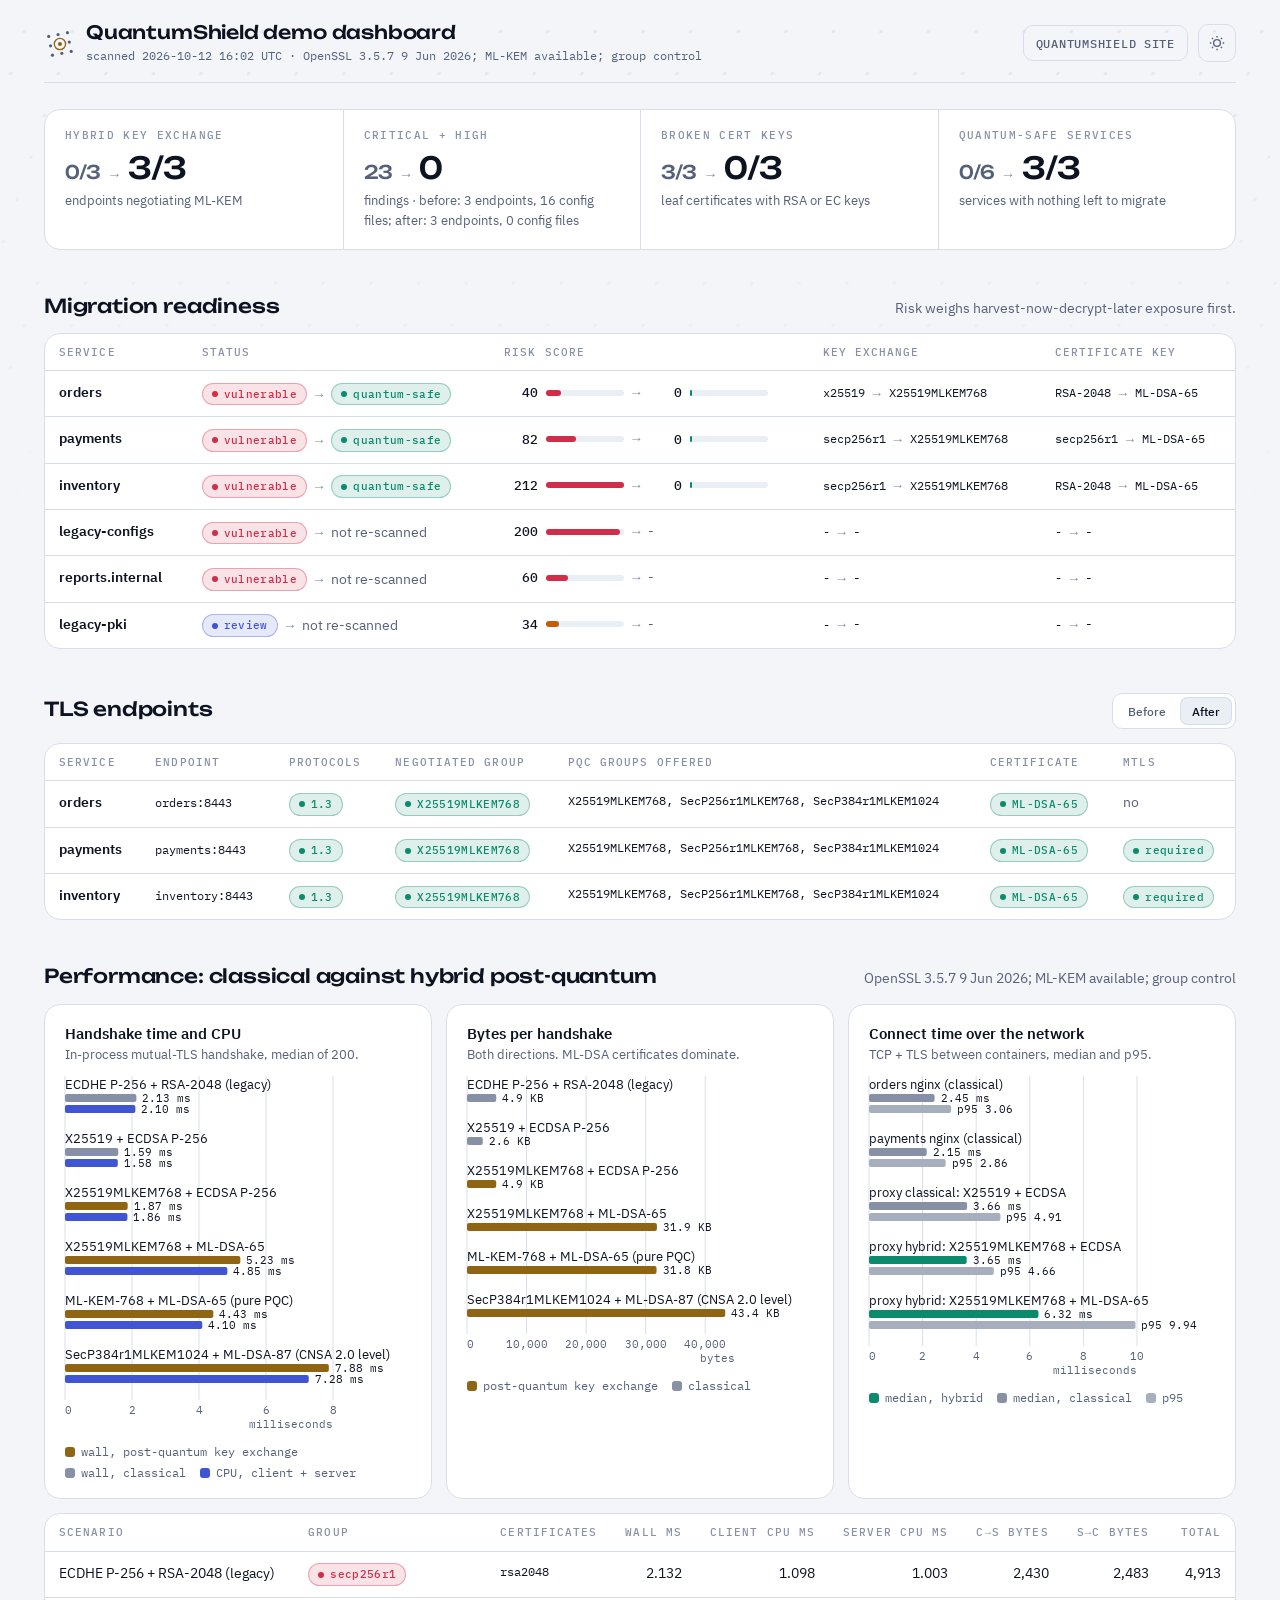
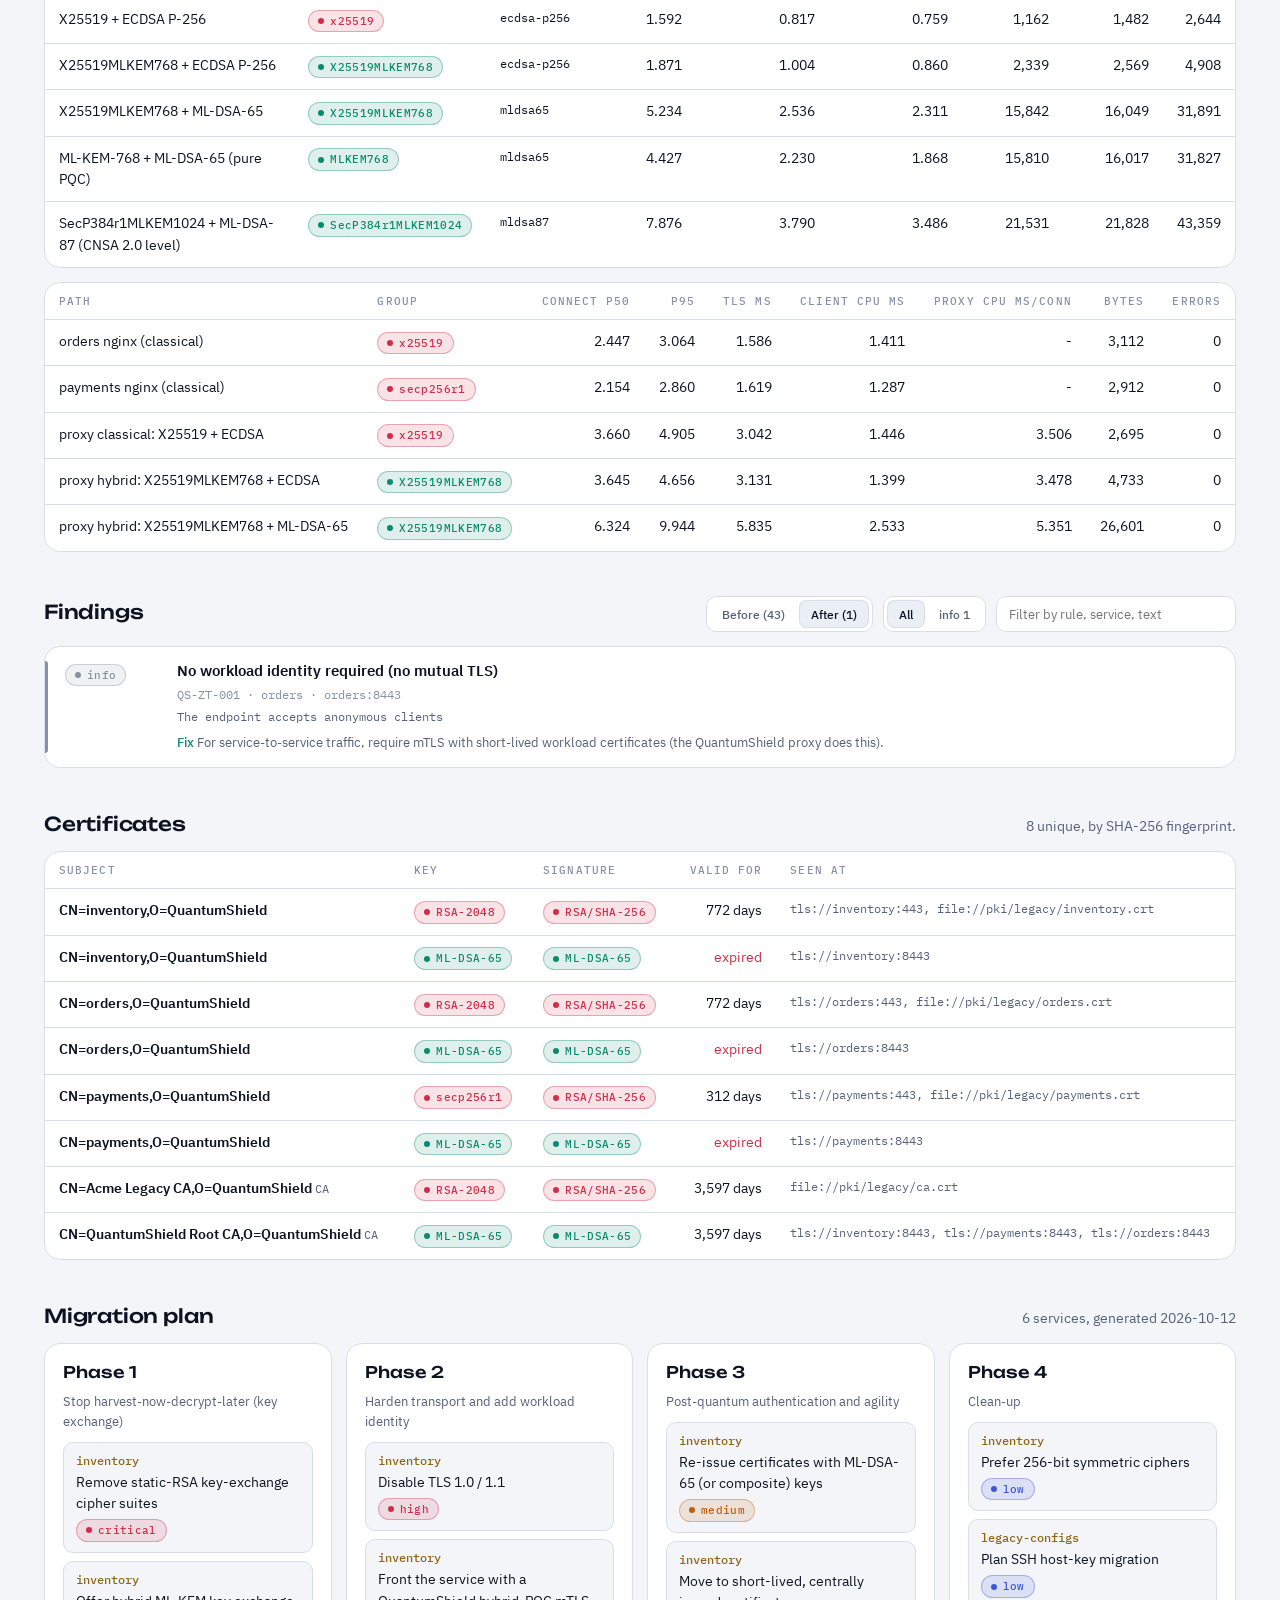
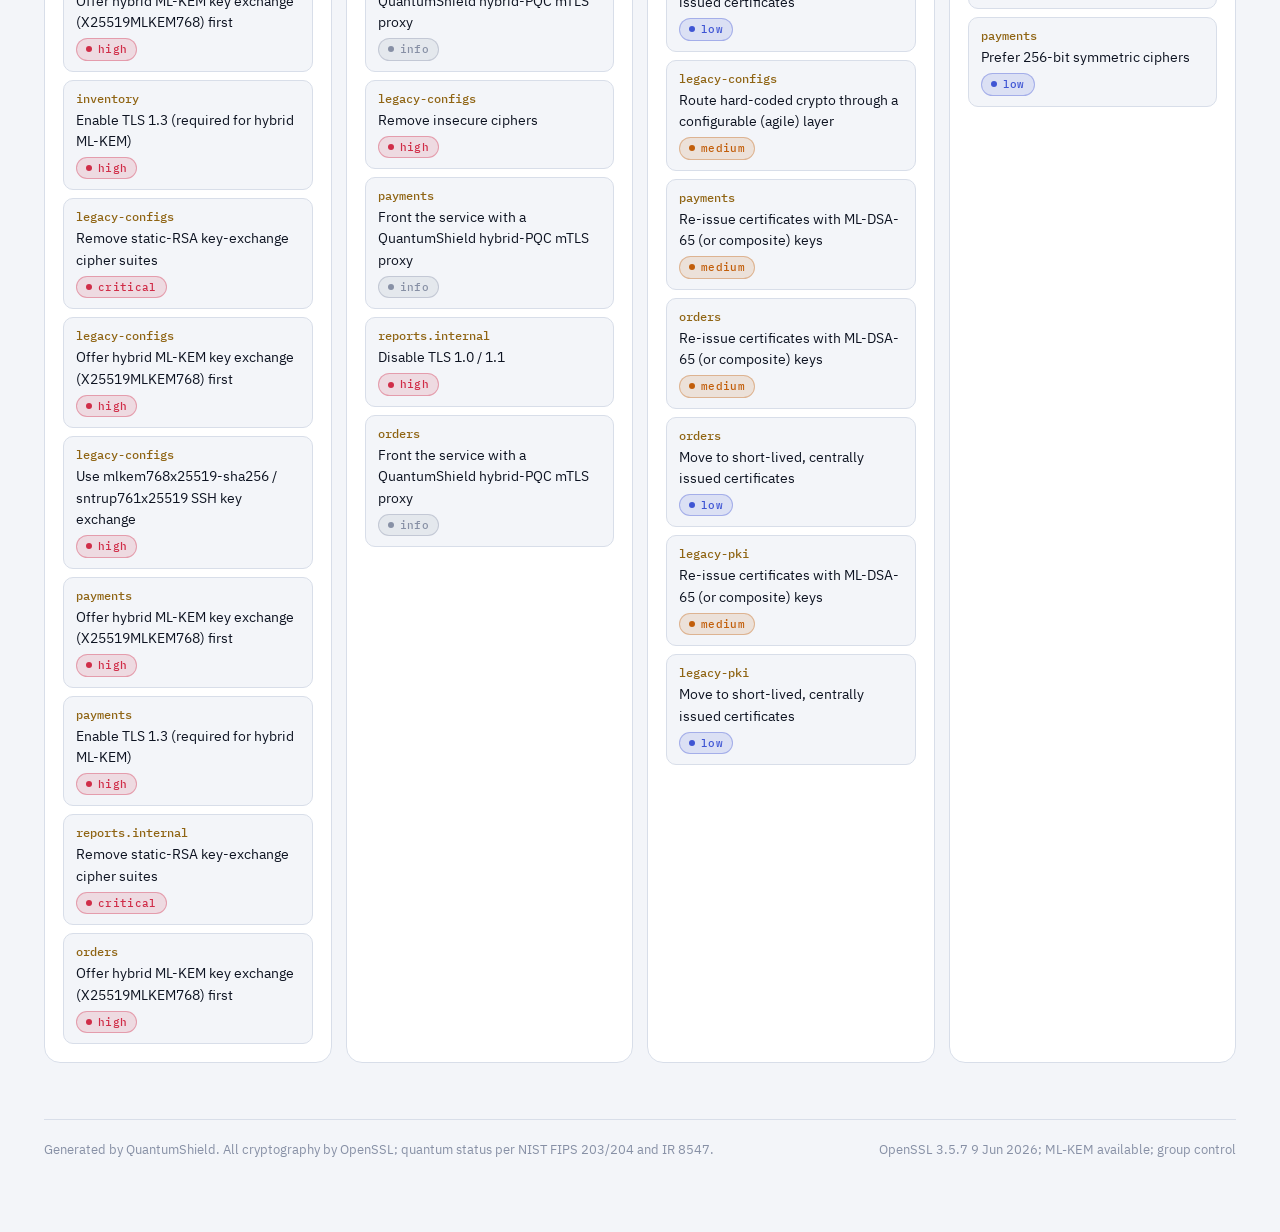
<file: web/dashboard.html>
<!doctype html>
<html lang="en">
<head>
<meta charset="utf-8">
<meta name="viewport" content="width=device-width, initial-scale=1, viewport-fit=cover">
<title>QuantumShield demo dashboard</title>
<link rel="icon" href="assets/favicon.svg" type="image/svg+xml">
<link rel="stylesheet" href="assets/tokens.css">
<style>
/* Instrument read-out over a lattice. Colours mirror web/assets/tokens.css. */
:root {
  --bg: #090d16; --bg-2: #0f1522; --bg-3: #161e2f; --line: #222b3e;
  --ink: #e9edf5; --dim: #8c95ab; --faint: #5a6378;
  --gold: #e6c27a; --gold-ink: #1a1408;
  --safe: #5fd8bc; --warn: #ffa04d; --bad: #ff5c72; --info: #92a4ff;
  --display: "Unbounded", "Segoe UI", "Helvetica Neue", Arial, sans-serif;
  --body: "IBM Plex Sans", "Segoe UI", system-ui, -apple-system, Roboto, Arial, sans-serif;
  --mono: "IBM Plex Mono", ui-monospace, "SFMono-Regular", Menlo, Consolas, monospace;
  color-scheme: dark;
}
@media (prefers-color-scheme: light) {
  :root:not([data-theme="dark"]) {
    --bg: #f3f5f9; --bg-2: #ffffff; --bg-3: #eaeef5; --line: #d8dee9;
    --ink: #0d1321; --dim: #556079; --faint: #8790a5; --gold: #8f6413; --gold-ink: #ffffff;
    --safe: #0b8a6c; --warn: #c25e0a; --bad: #d02d48; --info: #3f55d4; color-scheme: light;
  }
}
:root[data-theme="light"] {
  --bg: #f3f5f9; --bg-2: #ffffff; --bg-3: #eaeef5; --line: #d8dee9;
  --ink: #0d1321; --dim: #556079; --faint: #8790a5; --gold: #8f6413; --gold-ink: #ffffff;
  --safe: #0b8a6c; --warn: #c25e0a; --bad: #d02d48; --info: #3f55d4; color-scheme: light;
}
*, *::before, *::after { box-sizing: border-box; }
body { margin: 0; background: var(--bg); color: var(--ink); font: 400 15px/1.55 var(--body); -webkit-font-smoothing: antialiased; }
body::before {   /* faint lattice ground */
  content: ""; position: fixed; inset: 0; pointer-events: none; z-index: 0; opacity: .5;
  background-image: radial-gradient(circle at 1px 1px, color-mix(in srgb, var(--dim) 28%, transparent) 1px, transparent 1.6px);
  background-size: 34px 30px; transform: skewX(-18deg) scale(1.4);
  mask-image: linear-gradient(180deg, #000 0, transparent 520px); -webkit-mask-image: linear-gradient(180deg, #000 0, transparent 520px);
}
main { position: relative; z-index: 1; max-width: 1240px; margin: 0 auto; padding: 0 24px 72px; }
@media (max-width: 560px) { main { padding-inline: 16px; } }
a { color: var(--gold); }
:focus-visible { outline: 2px solid var(--gold); outline-offset: 2px; border-radius: 4px; }
h1, h2, h3 { margin: 0; text-wrap: balance; }
p { margin: 0; }
.mono, code { font-family: var(--mono); font-size: .86em; }

header.bar { display: flex; flex-wrap: wrap; align-items: center; gap: 14px 22px; padding: 22px 0 18px; border-bottom: 1px solid var(--line); }
.mark { display: flex; align-items: center; gap: 12px; }
.mark svg { width: 30px; height: 30px; flex: none; color: var(--dim); }
.mark h1 { font: 500 1.15rem/1.2 var(--display); letter-spacing: -.01em; }
.mark p { font: 400 .76rem/1.4 var(--mono); color: var(--dim); margin-top: 3px; }
.bar .right { margin-left: auto; display: flex; gap: 10px; align-items: center; }
.back { font: 500 .78rem var(--mono); letter-spacing: .06em; text-transform: uppercase; color: var(--dim); text-decoration: none; padding: 9px 12px; border: 1px solid var(--line); border-radius: 10px; }
.back:hover { color: var(--ink); border-color: var(--faint); }
.tbtn { display: inline-grid; place-items: center; width: 38px; height: 38px; border-radius: 10px; border: 1px solid var(--line); background: transparent; color: var(--dim); cursor: pointer; }
.tbtn:hover { color: var(--ink); }
.tbtn svg { width: 18px; height: 18px; }

.readout { display: grid; grid-template-columns: repeat(4, minmax(0, 1fr)); margin-top: 26px; border: 1px solid var(--line); border-radius: 16px; overflow: hidden; background: var(--bg-2); }
.readout > div { padding: 18px 20px; border-left: 1px solid var(--line); min-width: 0; }
.readout > div:first-child { border-left: 0; }
.readout .k { font: 500 .7rem/1.3 var(--mono); letter-spacing: .12em; text-transform: uppercase; color: var(--faint); }
.readout .v { display: flex; align-items: baseline; gap: 10px; margin-top: 10px; font: 500 1.9rem/1 var(--display); letter-spacing: -.03em; font-variant-numeric: tabular-nums; flex-wrap: wrap; }
.readout .v .was { color: var(--dim); font-size: .62em; }
.readout .v .arr { color: var(--faint); font: 400 .9rem var(--mono); }
.readout .s { font-size: .8rem; color: var(--dim); margin-top: 8px; }
@media (max-width: 860px) { .readout { grid-template-columns: repeat(2, minmax(0, 1fr)); } .readout > div:nth-child(3) { border-left: 0; } .readout > div:nth-child(n+3) { border-top: 1px solid var(--line); } }

section { margin-top: 44px; }
.sh { display: flex; flex-wrap: wrap; align-items: baseline; justify-content: space-between; gap: 8px 16px; margin-bottom: 14px; }
.sh h2 { font: 500 1.2rem/1.25 var(--display); letter-spacing: -.01em; }
.sh p { font-size: .86rem; color: var(--dim); }
.card { background: var(--bg-2); border: 1px solid var(--line); border-radius: 16px; }
.scroll { overflow-x: auto; }
table { border-collapse: collapse; width: 100%; font-size: .86rem; }
th, td { text-align: left; padding: 11px 14px; border-bottom: 1px solid var(--line); vertical-align: top; }
th { font: 500 .68rem/1.3 var(--mono); letter-spacing: .1em; text-transform: uppercase; color: var(--faint); white-space: nowrap; }
tbody tr:last-child td { border-bottom: 0; }
tbody tr:hover td { background: color-mix(in srgb, var(--bg-3) 60%, transparent); }
td.n, th.n { text-align: right; font-variant-numeric: tabular-nums; }
td code { color: var(--ink); }
.muted { color: var(--dim); }

.chip { display: inline-flex; align-items: center; gap: 6px; padding: 3px 9px; border-radius: 999px; font: 500 .7rem/1.3 var(--mono); letter-spacing: .03em; white-space: nowrap;
  color: var(--c, var(--dim)); background: color-mix(in srgb, var(--c, var(--dim)) 13%, transparent); border: 1px solid color-mix(in srgb, var(--c, var(--dim)) 35%, transparent); }
.chip::before { content: ""; width: 6px; height: 6px; border-radius: 50%; background: currentColor; }
.c-safe { --c: var(--safe); } .c-warn { --c: var(--warn); } .c-bad { --c: var(--bad); } .c-info { --c: var(--info); } .c-dim { --c: var(--faint); }
.flow { display: inline-flex; align-items: center; gap: 8px; flex-wrap: nowrap; white-space: nowrap; }
.flow .to { color: var(--faint); font-family: var(--mono); }
.risk { display: grid; grid-template-columns: 34px minmax(60px, 1fr); gap: 8px; align-items: center; min-width: 120px; }
.risk span { font: 500 .8rem var(--mono); text-align: right; font-variant-numeric: tabular-nums; }
.risk i { display: block; height: 6px; border-radius: 9px; background: var(--c); }
.risk .track { background: var(--bg-3); border-radius: 9px; }

.seg { display: inline-flex; padding: 3px; border-radius: 10px; background: var(--bg-2); border: 1px solid var(--line); gap: 2px; flex-wrap: wrap; }
.seg button { font: 500 .78rem/1 var(--body); padding: 8px 12px; border-radius: 8px; border: 0; cursor: pointer; background: transparent; color: var(--dim); }
.seg button[aria-pressed="true"] { background: var(--bg-3); color: var(--ink); box-shadow: inset 0 0 0 1px var(--line); }

.charts { display: grid; grid-template-columns: repeat(auto-fit, minmax(min(380px, 100%), 1fr)); gap: 14px; }
.chart { padding: 18px 20px; min-width: 0; }
.chart h3 { font: 600 .95rem var(--body); }
.chart .sub { font-size: .8rem; color: var(--dim); margin: 2px 0 12px; }
.chart svg { width: 100%; height: auto; display: block; overflow: visible; }
.chart svg text { font-family: var(--mono); font-size: 11px; fill: var(--dim); }
.chart svg .lbl { fill: var(--ink); font-family: var(--body); font-size: 12.5px; }
.chart svg .val { fill: var(--ink); }
.chart svg .grid { stroke: var(--line); }
.legend { display: flex; flex-wrap: wrap; gap: 6px 14px; font: 400 .74rem var(--mono); color: var(--dim); margin-top: 10px; }
.legend span::before { content: ""; display: inline-block; width: 10px; height: 10px; border-radius: 3px; margin-right: 6px; vertical-align: -1px; background: var(--c); }

.ftools { display: flex; flex-wrap: wrap; gap: 10px; align-items: center; }
.ftools input { font: 400 .84rem var(--body); color: var(--ink); background: var(--bg-2); border: 1px solid var(--line); border-radius: 10px; padding: 8px 12px; min-width: 0; width: 240px; max-width: 100%; }
.flist { display: grid; gap: 8px; }
.f { position: relative; display: grid; grid-template-columns: 96px minmax(0, 1fr); gap: 6px 16px; padding: 14px 16px 14px 20px; }
.f::before { content: ""; position: absolute; left: 0; top: 14px; bottom: 14px; width: 3px; border-radius: 0 3px 3px 0; background: var(--c); }
.f h3 { font: 600 .92rem/1.35 var(--body); }
.f .meta { font: 400 .74rem var(--mono); color: var(--faint); overflow-wrap: anywhere; }
.f .ev { font: 400 .76rem/1.5 var(--mono); color: var(--dim); overflow-wrap: anywhere; }
.f .fix { font-size: .84rem; color: var(--dim); }
.f .fix b { color: var(--safe); font-weight: 500; }
.f > :not(:first-child) { grid-column: 2; }
.f > :first-child { grid-row: 1 / span 4; }
@media (max-width: 640px) { .f { grid-template-columns: minmax(0, 1fr); } .f > :not(:first-child), .f > :first-child { grid-column: 1; grid-row: auto; } }
.more { margin-top: 10px; }

.phases { display: grid; grid-template-columns: repeat(auto-fit, minmax(min(250px, 100%), 1fr)); gap: 14px; }
.phase { padding: 18px; display: grid; gap: 10px; align-content: start; }
.phase h3 { font: 500 1rem var(--display); }
.phase .why { font-size: .8rem; color: var(--dim); }
.phase ul { list-style: none; margin: 0; padding: 0; display: grid; gap: 8px; }
.phase li { display: grid; gap: 4px; padding: 10px 12px; border-radius: 10px; background: var(--bg); border: 1px solid var(--line); font-size: .86rem; }
.phase li .svc { font: 500 .72rem var(--mono); color: var(--gold); }
.empty { color: var(--dim); font-size: .9rem; padding: 18px; border: 1px dashed var(--line); border-radius: 12px; }
footer { margin-top: 56px; padding-top: 20px; border-top: 1px solid var(--line); font-size: .8rem; color: var(--faint); display: flex; flex-wrap: wrap; gap: 8px 24px; justify-content: space-between; }
@media (prefers-reduced-motion: reduce) { * { transition: none !important; animation: none !important; } }
</style>
</head>
<body>
<main>
  <header class="bar">
    <div class="mark">
      <svg viewBox="0 0 32 32" aria-hidden="true">
        <g fill="currentColor"><circle cx="5" cy="9" r="1.7"/><circle cx="15" cy="7" r="1.7"/><circle cx="25" cy="5" r="1.7"/><circle cx="7" cy="19" r="1.7"/><circle cx="27" cy="15" r="1.7"/><circle cx="9" cy="29" r="1.7"/><circle cx="19" cy="27" r="1.7"/><circle cx="29" cy="25" r="1.7"/></g>
        <circle cx="17" cy="17" r="2.2" fill="var(--gold)"/><circle cx="17" cy="17" r="6" fill="none" stroke="var(--gold)" stroke-width="1.4"/>
      </svg>
      <div><h1>QuantumShield demo dashboard</h1><p id="meta"></p></div>
    </div>
    <div class="right">
      <a class="back" href="./">QuantumShield site</a>
      <button class="tbtn" id="theme" type="button" aria-label="Switch colour theme">
        <svg viewBox="0 0 24 24" fill="none" stroke="currentColor" stroke-width="1.8" aria-hidden="true"><circle cx="12" cy="12" r="4.5"/><path d="M12 2.5v2M12 19.5v2M2.5 12h2M19.5 12h2M5.3 5.3l1.4 1.4M17.3 17.3l1.4 1.4M5.3 18.7l1.4-1.4M17.3 6.7l1.4-1.4"/></svg>
      </button>
    </div>
  </header>

  <div class="readout" id="readout"></div>
  <section id="readiness"></section>
  <section id="endpoints"></section>
  <section id="bench"></section>
  <section id="findings"></section>
  <section id="certs"></section>
  <section id="plan"></section>
  <footer><span>Generated by QuantumShield. All cryptography by OpenSSL; quantum status per NIST FIPS 203/204 and IR 8547.</span><span id="foot"></span></footer>
</main>
<script>
(function () {
"use strict";
const D = {"before": {"generated_at": "2026-10-12T16:02:13+00:00", "tls_library": "OpenSSL 3.5.7 9 Jun 2026; ML-KEM available; group control", "services": [{"service": "inventory", "endpoints": ["inventory:443"], "kex": ["secp256r1"], "cert_keys": ["RSA-2048"], "findings": {"critical": 2, "high": 6, "medium": 1, "low": 2, "info": 1}, "score": 212, "hndl": true, "status": "vulnerable", "needs_migration": true}, {"service": "legacy-configs", "endpoints": [], "kex": [], "cert_keys": [], "findings": {"critical": 2, "high": 5, "medium": 2, "low": 2}, "score": 200, "hndl": true, "status": "vulnerable", "needs_migration": true}, {"service": "payments", "endpoints": ["payments:443"], "kex": ["secp256r1"], "cert_keys": ["secp256r1"], "findings": {"high": 4, "low": 1, "info": 1}, "score": 82, "hndl": true, "status": "vulnerable", "needs_migration": true}, {"service": "reports.internal", "endpoints": [], "kex": [], "cert_keys": [], "findings": {"critical": 1, "high": 1, "info": 1}, "score": 60, "hndl": true, "status": "vulnerable", "needs_migration": true}, {"service": "orders", "endpoints": ["orders:443"], "kex": ["x25519"], "cert_keys": ["RSA-2048"], "findings": {"high": 2, "info": 1}, "score": 40, "hndl": true, "status": "vulnerable", "needs_migration": true}, {"service": "legacy-pki", "endpoints": [], "kex": [], "cert_keys": [], "findings": {"medium": 3, "low": 5}, "score": 34, "hndl": false, "status": "review", "needs_migration": true}], "endpoints": [{"target": "orders:443", "name": "orders", "reachable": true, "error": null, "protocols": {"TLSv1.0": false, "TLSv1.1": false, "TLSv1.2": true, "TLSv1.3": true}, "negotiated_version": "TLSv1.3", "negotiated_cipher": "TLS_AES_256_GCM_SHA384", "negotiated_group": "x25519", "negotiated_sigalg": "rsa_pss_rsae_sha256", "handshake_ms": 3.21, "groups_supported": ["X25519", "secp256r1"], "groups_probed": true, "tls12_ciphers": ["ECDHE-RSA-AES128-GCM-SHA256", "ECDHE-RSA-AES256-GCM-SHA384"], "certificate_chain": ["5d3a1bf4064a786b4f52a6d9cf76d5b58a40fafe38d882b3b1b58d1792ec55b2"], "peer_requires_client_cert": false, "pqc_groups": [], "group_status": "quantum-broken"}, {"target": "payments:443", "name": "payments", "reachable": true, "error": null, "protocols": {"TLSv1.0": false, "TLSv1.1": false, "TLSv1.2": true, "TLSv1.3": false}, "negotiated_version": "TLSv1.2", "negotiated_cipher": "ECDHE-ECDSA-AES128-GCM-SHA256", "negotiated_group": "secp256r1", "negotiated_sigalg": "ecdsa_secp256r1_sha256", "handshake_ms": 5.9, "groups_supported": [], "groups_probed": false, "tls12_ciphers": ["ECDHE-ECDSA-AES128-GCM-SHA256", "ECDHE-ECDSA-AES256-SHA"], "certificate_chain": ["db8ce0cf4f4c293bffb0e591e37b2d0c921a149437393e230c56ea71b999026d"], "peer_requires_client_cert": false, "pqc_groups": [], "group_status": "quantum-broken"}, {"target": "inventory:443", "name": "inventory", "reachable": true, "error": null, "protocols": {"TLSv1.0": true, "TLSv1.1": true, "TLSv1.2": true, "TLSv1.3": false}, "negotiated_version": "TLSv1.2", "negotiated_cipher": "ECDHE-RSA-AES128-GCM-SHA256", "negotiated_group": "secp256r1", "negotiated_sigalg": "rsa_pss_rsae_sha256", "handshake_ms": 5.73, "groups_supported": [], "groups_probed": false, "tls12_ciphers": ["ECDHE-RSA-AES128-GCM-SHA256", "AES128-GCM-SHA256", "AES256-SHA"], "certificate_chain": ["31e523e607ed6c610e7379e4ea7556d5541c85c623ccfa27ab46d81909b1aef9"], "peer_requires_client_cert": false, "pqc_groups": [], "group_status": "quantum-broken"}], "certificates": [{"fingerprint_sha256": "5d3a1bf4064a786b4f52a6d9cf76d5b58a40fafe38d882b3b1b58d1792ec55b2", "subject": "CN=orders,O=QuantumShield", "issuer": "CN=Acme Legacy CA,O=QuantumShield", "serial": "1c8387192cdfd4e5f8656c316a9099164a146932", "not_before": "2026-10-12T16:02:00+00:00", "not_after": "2029-01-14T16:02:00+00:00", "public_key_algorithm": "RSA", "public_key_size": 2048, "public_key_detail": "RSA-2048", "signature_algorithm": "RSA", "signature_hash": "SHA-256", "subject_alt_names": ["DNS:orders", "DNS:localhost", "URI:spiffe://quantumshield.local/orders", "IP:127.0.0.1"], "self_signed": false, "is_ca": false, "sources": ["tls://orders:443", "file://pki/legacy/orders.crt"], "key_status": "quantum-broken", "sig_status": "quantum-broken"}, {"fingerprint_sha256": "db8ce0cf4f4c293bffb0e591e37b2d0c921a149437393e230c56ea71b999026d", "subject": "CN=payments,O=QuantumShield", "issuer": "CN=Acme Legacy CA,O=QuantumShield", "serial": "1c8387192cdfd4e5f8656c316a9099164a146933", "not_before": "2026-10-12T16:02:01+00:00", "not_after": "2027-10-12T16:02:01+00:00", "public_key_algorithm": "ECDSA", "public_key_size": 256, "public_key_detail": "secp256r1", "signature_algorithm": "RSA", "signature_hash": "SHA-256", "subject_alt_names": ["DNS:payments", "DNS:localhost", "URI:spiffe://quantumshield.local/payments", "IP:127.0.0.1"], "self_signed": false, "is_ca": false, "sources": ["tls://payments:443", "file://pki/legacy/payments.crt"], "key_status": "quantum-broken", "sig_status": "quantum-broken"}, {"fingerprint_sha256": "31e523e607ed6c610e7379e4ea7556d5541c85c623ccfa27ab46d81909b1aef9", "subject": "CN=inventory,O=QuantumShield", "issuer": "CN=Acme Legacy CA,O=QuantumShield", "serial": "1c8387192cdfd4e5f8656c316a9099164a146934", "not_before": "2026-10-12T16:02:02+00:00", "not_after": "2029-01-14T16:02:02+00:00", "public_key_algorithm": "RSA", "public_key_size": 2048, "public_key_detail": "RSA-2048", "signature_algorithm": "RSA", "signature_hash": "SHA-256", "subject_alt_names": ["DNS:inventory", "DNS:localhost", "URI:spiffe://quantumshield.local/inventory", "IP:127.0.0.1"], "self_signed": false, "is_ca": false, "sources": ["tls://inventory:443", "file://pki/legacy/inventory.crt"], "key_status": "quantum-broken", "sig_status": "quantum-broken"}, {"fingerprint_sha256": "a6e27d189bdb99166f10cd10ad982c338f130ec8026765e3708547b91bd1482b", "subject": "CN=Acme Legacy CA,O=QuantumShield", "issuer": "CN=Acme Legacy CA,O=QuantumShield", "serial": "12cf715578b99e0aa55d9196abc507e031534023", "not_before": "2026-10-12T16:01:59+00:00", "not_after": "2036-10-09T16:01:59+00:00", "public_key_algorithm": "RSA", "public_key_size": 2048, "public_key_detail": "RSA-2048", "signature_algorithm": "RSA", "signature_hash": "SHA-256", "subject_alt_names": [], "self_signed": true, "is_ca": true, "sources": ["file://pki/legacy/ca.crt"], "key_status": "quantum-broken", "sig_status": "quantum-broken"}], "configs": [{"path": "services/orders/nginx.conf", "kind": "nginx", "service": "orders", "items": 4}, {"path": "services/payments/nginx.conf", "kind": "nginx", "service": "payments", "items": 4}, {"path": "services/inventory/nginx.conf", "kind": "nginx", "service": "inventory", "items": 4}, {"path": "legacy-configs/apache-ssl.conf", "kind": "apache", "service": "reports.internal", "items": 3}, {"path": "legacy-configs/billing_client.py", "kind": "source", "service": "legacy-configs", "items": 2}, {"path": "legacy-configs/haproxy.cfg", "kind": "haproxy", "service": "legacy-configs", "items": 4}, {"path": "legacy-configs/openssl.cnf", "kind": "openssl", "service": "legacy-configs", "items": 3}, {"path": "legacy-configs/sshd_config", "kind": "sshd", "service": "legacy-configs", "items": 5}, {"path": "pki/legacy/ca.crt", "kind": "pem", "service": "legacy-pki", "items": 0}, {"path": "pki/legacy/ca.key", "kind": "pem", "service": "legacy-pki", "items": 1}, {"path": "pki/legacy/inventory.crt", "kind": "pem", "service": "legacy-pki", "items": 0}, {"path": "pki/legacy/inventory.key", "kind": "pem", "service": "legacy-pki", "items": 1}, {"path": "pki/legacy/orders.crt", "kind": "pem", "service": "legacy-pki", "items": 0}, {"path": "pki/legacy/orders.key", "kind": "pem", "service": "legacy-pki", "items": 1}, {"path": "pki/legacy/payments.crt", "kind": "pem", "service": "legacy-pki", "items": 0}, {"path": "pki/legacy/payments.key", "kind": "pem", "service": "legacy-pki", "items": 1}], "findings": [{"rule_id": "QS-CFG-CIPH-003", "title": "Static RSA key-exchange suites allowed", "severity": "critical", "asset": "services/inventory/nginx.conf:14", "service": "inventory", "evidence": "ssl_ciphers AES128-GCM-SHA256:AES256-SHA:ECDHE-RSA-AES128-GCM-SHA256:DES-CBC3-SHA:@SECLEVEL=0", "recommendation": "Restrict to ECDHE suites, e.g. ECDHE+AESGCM:ECDHE+CHACHA20.", "hndl": true, "migration": "remove-rsa-kex"}, {"rule_id": "QS-TLS-KEX-003", "title": "Static RSA key exchange accepted (no forward secrecy)", "severity": "critical", "asset": "inventory:443", "service": "inventory", "evidence": "Accepts AES128-GCM-SHA256, AES256-SHA", "recommendation": "Remove kRSA suites. Anyone who records traffic and later obtains or breaks the RSA key decrypts every session.", "hndl": true, "migration": "remove-rsa-kex"}, {"rule_id": "QS-CFG-CIPH-003", "title": "Static RSA key-exchange suites allowed", "severity": "critical", "asset": "legacy-configs/haproxy.cfg:2", "service": "legacy-configs", "evidence": "ssl-default-bind-ciphers ECDHE-RSA-AES128-GCM-SHA256:AES256-SHA256", "recommendation": "Restrict to ECDHE suites, e.g. ECDHE+AESGCM:ECDHE+CHACHA20.", "hndl": true, "migration": "remove-rsa-kex"}, {"rule_id": "QS-CFG-CIPH-003", "title": "Static RSA key-exchange suites allowed", "severity": "critical", "asset": "legacy-configs/openssl.cnf:11", "service": "legacy-configs", "evidence": "CipherString DEFAULT:@SECLEVEL=2", "recommendation": "Restrict to ECDHE suites, e.g. ECDHE+AESGCM:ECDHE+CHACHA20.", "hndl": true, "migration": "remove-rsa-kex"}, {"rule_id": "QS-CFG-CIPH-003", "title": "Static RSA key-exchange suites allowed", "severity": "critical", "asset": "legacy-configs/apache-ssl.conf:5", "service": "reports.internal", "evidence": "SSLCipherSuite HIGH:!aNULL:!MD5", "recommendation": "Restrict to ECDHE suites, e.g. ECDHE+AESGCM:ECDHE+CHACHA20.", "hndl": true, "migration": "remove-rsa-kex"}, {"rule_id": "QS-CFG-KEX-001", "title": "Only classical key-exchange groups configured", "severity": "high", "asset": "services/inventory/nginx.conf:13", "service": "inventory", "evidence": "ssl_ecdh_curve prime256v1:secp384r1", "recommendation": "Add X25519MLKEM768 first, keeping X25519 for older clients.", "hndl": true, "migration": "set-hybrid-groups"}, {"rule_id": "QS-CFG-PROTO-001", "title": "TLS 1.3 not enabled", "severity": "high", "asset": "services/inventory/nginx.conf:12", "service": "inventory", "evidence": "ssl_protocols TLSv1 TLSv1.1 TLSv1.2", "recommendation": "Enable TLSv1.3; hybrid ML-KEM requires it.", "hndl": true, "migration": "enable-tls13"}, {"rule_id": "QS-CFG-PROTO-002", "title": "Legacy TLS versions enabled", "severity": "high", "asset": "services/inventory/nginx.conf:12", "service": "inventory", "evidence": "ssl_protocols TLSv1 TLSv1.1 TLSv1.2", "recommendation": "Allow only TLS 1.2 and 1.3.", "hndl": false, "migration": "disable-legacy-tls"}, {"rule_id": "QS-TLS-KEX-001", "title": "Key exchange is not quantum-safe (harvest-now-decrypt-later)", "severity": "high", "asset": "inventory:443", "service": "inventory", "evidence": "Negotiated secp256r1; no hybrid ML-KEM group accepted", "recommendation": "Enable X25519MLKEM768 (OpenSSL 3.5+, BoringSSL, Go 1.24+) or front the service with the QuantumShield hybrid proxy.", "hndl": true, "migration": "set-hybrid-groups"}, {"rule_id": "QS-TLS-PROTO-001", "title": "TLS 1.3 not supported", "severity": "high", "asset": "inventory:443", "service": "inventory", "evidence": "Highest protocol: TLSv1.2", "recommendation": "Hybrid ML-KEM key exchange is only defined for TLS 1.3. Upgrade the TLS stack or deploy the QuantumShield proxy.", "hndl": true, "migration": "enable-tls13"}, {"rule_id": "QS-TLS-PROTO-002", "title": "Legacy TLS versions accepted", "severity": "high", "asset": "inventory:443", "service": "inventory", "evidence": "TLSv1.0, TLSv1.1", "recommendation": "Disable TLS 1.0 and 1.1.", "hndl": false, "migration": "disable-legacy-tls"}, {"rule_id": "QS-CFG-KEX-001", "title": "Only classical key-exchange groups configured", "severity": "high", "asset": "legacy-configs/haproxy.cfg:6", "service": "legacy-configs", "evidence": "curves P-256:X25519", "recommendation": "Add X25519MLKEM768 first, keeping X25519 for older clients.", "hndl": true, "migration": "set-hybrid-groups"}, {"rule_id": "QS-CFG-KEX-001", "title": "Only classical key-exchange groups configured", "severity": "high", "asset": "legacy-configs/openssl.cnf:12", "service": "legacy-configs", "evidence": "Groups X25519:secp256r1:secp384r1", "recommendation": "Add X25519MLKEM768 first, keeping X25519 for older clients.", "hndl": true, "migration": "set-hybrid-groups"}, {"rule_id": "QS-SSH-CIPH-001", "title": "SSH allows insecure ciphers", "severity": "high", "asset": "legacy-configs/sshd_config:6", "service": "legacy-configs", "evidence": "Ciphers aes128-ctr,aes256-gcm@openssh.com,3des-cbc", "recommendation": "Use chacha20-poly1305 and aes256-gcm.", "hndl": false, "migration": "remove-weak-ciphers"}, {"rule_id": "QS-SSH-KEX-001", "title": "SSH key exchange is not quantum-safe", "severity": "high", "asset": "legacy-configs/sshd_config:5", "service": "legacy-configs", "evidence": "KexAlgorithms curve25519-sha256,ecdh-sha2-nistp256,diffie-hellman-group14-sha1", "recommendation": "Put mlkem768x25519-sha256 (OpenSSH 9.9+) and sntrup761x25519-sha512 first.", "hndl": true, "migration": "ssh-hybrid-kex"}, {"rule_id": "QS-SSH-KEX-002", "title": "SSH allows broken key exchange", "severity": "high", "asset": "legacy-configs/sshd_config:5", "service": "legacy-configs", "evidence": "KexAlgorithms curve25519-sha256,ecdh-sha2-nistp256,diffie-hellman-group14-sha1", "recommendation": "Remove SHA-1 / 1024-bit Diffie-Hellman groups.", "hndl": false, "migration": "ssh-hybrid-kex"}, {"rule_id": "QS-CFG-KEX-001", "title": "Only classical key-exchange groups configured", "severity": "high", "asset": "services/orders/nginx.conf:13", "service": "orders", "evidence": "ssl_ecdh_curve X25519:prime256v1", "recommendation": "Add X25519MLKEM768 first, keeping X25519 for older clients.", "hndl": true, "migration": "set-hybrid-groups"}, {"rule_id": "QS-TLS-KEX-001", "title": "Key exchange is not quantum-safe (harvest-now-decrypt-later)", "severity": "high", "asset": "orders:443", "service": "orders", "evidence": "Negotiated x25519; no hybrid ML-KEM group accepted", "recommendation": "Enable X25519MLKEM768 (OpenSSL 3.5+, BoringSSL, Go 1.24+) or front the service with the QuantumShield hybrid proxy.", "hndl": true, "migration": "set-hybrid-groups"}, {"rule_id": "QS-CFG-KEX-001", "title": "Only classical key-exchange groups configured", "severity": "high", "asset": "services/payments/nginx.conf:13", "service": "payments", "evidence": "ssl_ecdh_curve prime256v1", "recommendation": "Add X25519MLKEM768 first, keeping X25519 for older clients.", "hndl": true, "migration": "set-hybrid-groups"}, {"rule_id": "QS-CFG-PROTO-001", "title": "TLS 1.3 not enabled", "severity": "high", "asset": "services/payments/nginx.conf:12", "service": "payments", "evidence": "ssl_protocols TLSv1.2", "recommendation": "Enable TLSv1.3; hybrid ML-KEM requires it.", "hndl": true, "migration": "enable-tls13"}, {"rule_id": "QS-TLS-KEX-001", "title": "Key exchange is not quantum-safe (harvest-now-decrypt-later)", "severity": "high", "asset": "payments:443", "service": "payments", "evidence": "Negotiated secp256r1; no hybrid ML-KEM group accepted", "recommendation": "Enable X25519MLKEM768 (OpenSSL 3.5+, BoringSSL, Go 1.24+) or front the service with the QuantumShield hybrid proxy.", "hndl": true, "migration": "set-hybrid-groups"}, {"rule_id": "QS-TLS-PROTO-001", "title": "TLS 1.3 not supported", "severity": "high", "asset": "payments:443", "service": "payments", "evidence": "Highest protocol: TLSv1.2", "recommendation": "Hybrid ML-KEM key exchange is only defined for TLS 1.3. Upgrade the TLS stack or deploy the QuantumShield proxy.", "hndl": true, "migration": "enable-tls13"}, {"rule_id": "QS-CFG-PROTO-002", "title": "Legacy TLS versions enabled", "severity": "high", "asset": "legacy-configs/apache-ssl.conf:4", "service": "reports.internal", "evidence": "SSLProtocol all -SSLv3", "recommendation": "Allow only TLS 1.2 and 1.3.", "hndl": false, "migration": "disable-legacy-tls"}, {"rule_id": "QS-CERT-SIG-001", "title": "Certificate key is quantum-vulnerable", "severity": "medium", "asset": "cert:31e523e607ed6c61 (CN=inventory,O=QuantumShield)", "service": "inventory, legacy-pki", "evidence": "RSA-2048 public key, signed with RSA/SHA-256", "recommendation": "Plan re-issuance with ML-DSA-65 (or a composite ML-DSA + ECDSA certificate). Authentication is not exposed to harvest-now-decrypt-later, so this follows key exchange in priority.", "hndl": false, "migration": "reissue-mldsa"}, {"rule_id": "QS-CODE-001", "title": "Hard-coded quantum-vulnerable algorithm in source", "severity": "medium", "asset": "legacy-configs/billing_client.py:8", "service": "legacy-configs", "evidence": "code return rsa.generate_private_key(public_exponent=65537, key_size=2048)", "recommendation": "Route RSA through a crypto-agility layer (config-selected algorithm) so it can be swapped for ML-KEM / ML-DSA.", "hndl": false, "migration": "refactor-code"}, {"rule_id": "QS-CODE-002", "title": "Broken hash function used in source", "severity": "medium", "asset": "legacy-configs/billing_client.py:12", "service": "legacy-configs", "evidence": "code return hashlib.md5(data).hexdigest()", "recommendation": "Use SHA-256 or stronger (fine for non-security checksums, but verify).", "hndl": false, "migration": "refactor-code"}, {"rule_id": "QS-CERT-SIG-001", "title": "Certificate key is quantum-vulnerable", "severity": "medium", "asset": "cert:a6e27d189bdb9916 (CN=Acme Legacy CA,O=QuantumShield)", "service": "legacy-pki", "evidence": "RSA-2048 public key, signed with RSA/SHA-256", "recommendation": "Plan re-issuance with ML-DSA-65 (or a composite ML-DSA + ECDSA certificate). Authentication is not exposed to harvest-now-decrypt-later, so this follows key exchange in priority.", "hndl": false, "migration": "reissue-mldsa"}, {"rule_id": "QS-CERT-SIG-001", "title": "Certificate key is quantum-vulnerable", "severity": "medium", "asset": "cert:5d3a1bf4064a786b (CN=orders,O=QuantumShield)", "service": "legacy-pki, orders", "evidence": "RSA-2048 public key, signed with RSA/SHA-256", "recommendation": "Plan re-issuance with ML-DSA-65 (or a composite ML-DSA + ECDSA certificate). Authentication is not exposed to harvest-now-decrypt-later, so this follows key exchange in priority.", "hndl": false, "migration": "reissue-mldsa"}, {"rule_id": "QS-CERT-SIG-001", "title": "Certificate key is quantum-vulnerable", "severity": "medium", "asset": "cert:db8ce0cf4f4c293b (CN=payments,O=QuantumShield)", "service": "legacy-pki, payments", "evidence": "secp256r1 public key, signed with RSA/SHA-256", "recommendation": "Plan re-issuance with ML-DSA-65 (or a composite ML-DSA + ECDSA certificate). Authentication is not exposed to harvest-now-decrypt-later, so this follows key exchange in priority.", "hndl": false, "migration": "reissue-mldsa"}, {"rule_id": "QS-TLS-CIPH-002", "title": "128-bit symmetric cipher preferred", "severity": "low", "asset": "inventory:443", "service": "inventory", "evidence": "Negotiated ECDHE-RSA-AES128-GCM-SHA256 (Grover's algorithm halves its strength)", "recommendation": "Prefer AES-256-GCM or ChaCha20-Poly1305 for long-lived secrets.", "hndl": false, "migration": "prefer-aes256"}, {"rule_id": "QS-CERT-ROT-001", "title": "Long-lived certificate", "severity": "low", "asset": "cert:31e523e607ed6c61 (CN=inventory,O=QuantumShield)", "service": "inventory, legacy-pki", "evidence": "Valid for 825 days", "recommendation": "Use short-lived workload certificates so rotation and algorithm changes are routine.", "hndl": false, "migration": "rotate-cert"}, {"rule_id": "QS-SSH-HK-001", "title": "SSH host key is quantum-vulnerable", "severity": "low", "asset": "legacy-configs/sshd_config:3", "service": "legacy-configs", "evidence": "HostKey /etc/ssh/ssh_host_rsa_key", "recommendation": "Track OpenSSH's ML-DSA host-key support; keep keys rotatable.", "hndl": false, "migration": "ssh-hostkey"}, {"rule_id": "QS-SSH-HK-001", "title": "SSH host key is quantum-vulnerable", "severity": "low", "asset": "legacy-configs/sshd_config:4", "service": "legacy-configs", "evidence": "HostKey /etc/ssh/ssh_host_ecdsa_key", "recommendation": "Track OpenSSH's ML-DSA host-key support; keep keys rotatable.", "hndl": false, "migration": "ssh-hostkey"}, {"rule_id": "QS-KEY-001", "title": "Quantum-vulnerable private key on disk", "severity": "low", "asset": "pki/legacy/ca.key:1", "service": "legacy-pki", "evidence": "private-key RSA-2048", "recommendation": "Replace with ML-DSA keys when the certificate is re-issued; keep keys out of source trees.", "hndl": false, "migration": "reissue-mldsa"}, {"rule_id": "QS-KEY-001", "title": "Quantum-vulnerable private key on disk", "severity": "low", "asset": "pki/legacy/inventory.key:1", "service": "legacy-pki", "evidence": "private-key RSA-2048", "recommendation": "Replace with ML-DSA keys when the certificate is re-issued; keep keys out of source trees.", "hndl": false, "migration": "reissue-mldsa"}, {"rule_id": "QS-KEY-001", "title": "Quantum-vulnerable private key on disk", "severity": "low", "asset": "pki/legacy/orders.key:1", "service": "legacy-pki", "evidence": "private-key RSA-2048", "recommendation": "Replace with ML-DSA keys when the certificate is re-issued; keep keys out of source trees.", "hndl": false, "migration": "reissue-mldsa"}, {"rule_id": "QS-KEY-001", "title": "Quantum-vulnerable private key on disk", "severity": "low", "asset": "pki/legacy/payments.key:1", "service": "legacy-pki", "evidence": "private-key ECDSA", "recommendation": "Replace with ML-DSA keys when the certificate is re-issued; keep keys out of source trees.", "hndl": false, "migration": "reissue-mldsa"}, {"rule_id": "QS-CERT-ROT-001", "title": "Long-lived certificate", "severity": "low", "asset": "cert:5d3a1bf4064a786b (CN=orders,O=QuantumShield)", "service": "legacy-pki, orders", "evidence": "Valid for 825 days", "recommendation": "Use short-lived workload certificates so rotation and algorithm changes are routine.", "hndl": false, "migration": "rotate-cert"}, {"rule_id": "QS-TLS-CIPH-002", "title": "128-bit symmetric cipher preferred", "severity": "low", "asset": "payments:443", "service": "payments", "evidence": "Negotiated ECDHE-ECDSA-AES128-GCM-SHA256 (Grover's algorithm halves its strength)", "recommendation": "Prefer AES-256-GCM or ChaCha20-Poly1305 for long-lived secrets.", "hndl": false, "migration": "prefer-aes256"}, {"rule_id": "QS-ZT-001", "title": "No workload identity required (no mutual TLS)", "severity": "info", "asset": "inventory:443", "service": "inventory", "evidence": "The endpoint accepts anonymous clients", "recommendation": "For service-to-service traffic, require mTLS with short-lived workload certificates (the QuantumShield proxy does this).", "hndl": false, "migration": "deploy-pqc-proxy"}, {"rule_id": "QS-ZT-001", "title": "No workload identity required (no mutual TLS)", "severity": "info", "asset": "orders:443", "service": "orders", "evidence": "The endpoint accepts anonymous clients", "recommendation": "For service-to-service traffic, require mTLS with short-lived workload certificates (the QuantumShield proxy does this).", "hndl": false, "migration": "deploy-pqc-proxy"}, {"rule_id": "QS-ZT-001", "title": "No workload identity required (no mutual TLS)", "severity": "info", "asset": "payments:443", "service": "payments", "evidence": "The endpoint accepts anonymous clients", "recommendation": "For service-to-service traffic, require mTLS with short-lived workload certificates (the QuantumShield proxy does this).", "hndl": false, "migration": "deploy-pqc-proxy"}, {"rule_id": "QS-CFG-KEX-000", "title": "Key-exchange groups left to library defaults", "severity": "info", "asset": "legacy-configs/apache-ssl.conf", "service": "reports.internal", "evidence": "No ssl_ecdh_curve / Groups directive", "recommendation": "Defaults are hybrid only with OpenSSL 3.5+. Pin X25519MLKEM768:X25519 explicitly.", "hndl": false, "migration": "set-hybrid-groups"}]}, "after": {"generated_at": "2026-10-12T16:02:52+00:00", "tls_library": "OpenSSL 3.5.7 9 Jun 2026; ML-KEM available; group control", "services": [{"service": "orders", "endpoints": ["orders:8443"], "kex": ["X25519MLKEM768"], "cert_keys": ["ML-DSA-65"], "findings": {"info": 1}, "score": 0, "hndl": false, "status": "quantum-safe", "needs_migration": false}, {"service": "payments", "endpoints": ["payments:8443"], "kex": ["X25519MLKEM768"], "cert_keys": ["ML-DSA-65"], "findings": {}, "score": 0, "hndl": false, "status": "quantum-safe", "needs_migration": false}, {"service": "inventory", "endpoints": ["inventory:8443"], "kex": ["X25519MLKEM768"], "cert_keys": ["ML-DSA-65"], "findings": {}, "score": 0, "hndl": false, "status": "quantum-safe", "needs_migration": false}], "endpoints": [{"target": "orders:8443", "name": "orders", "reachable": true, "error": null, "protocols": {"TLSv1.0": false, "TLSv1.1": false, "TLSv1.2": false, "TLSv1.3": true}, "negotiated_version": "TLSv1.3", "negotiated_cipher": "TLS_AES_256_GCM_SHA384", "negotiated_group": "X25519MLKEM768", "negotiated_sigalg": "mldsa65", "handshake_ms": 6.08, "groups_supported": ["X25519MLKEM768", "SecP256r1MLKEM768", "SecP384r1MLKEM1024", "X25519", "secp256r1", "secp384r1"], "groups_probed": true, "tls12_ciphers": [], "certificate_chain": ["88fa3abaa05b316731ce8c2ca9032f8f2744406cbb8786ecf15ffdba3ef74fd5", "1f03e7494cf1abc84fd1d78f8ab4ae52fdc8887c05ef2a29ee64324afef5cf4b"], "peer_requires_client_cert": false, "pqc_groups": ["X25519MLKEM768", "SecP256r1MLKEM768", "SecP384r1MLKEM1024"], "group_status": "hybrid"}, {"target": "payments:8443", "name": "payments", "reachable": true, "error": null, "protocols": {"TLSv1.0": false, "TLSv1.1": false, "TLSv1.2": false, "TLSv1.3": true}, "negotiated_version": "TLSv1.3", "negotiated_cipher": "TLS_AES_256_GCM_SHA384", "negotiated_group": "X25519MLKEM768", "negotiated_sigalg": "mldsa65", "handshake_ms": 5.98, "groups_supported": ["X25519MLKEM768", "SecP256r1MLKEM768", "SecP384r1MLKEM1024"], "groups_probed": true, "tls12_ciphers": [], "certificate_chain": ["d5a87536bf867d7c020de5f5b34bb8d33af09b5a8f898e607b98fc91a5095b23", "1f03e7494cf1abc84fd1d78f8ab4ae52fdc8887c05ef2a29ee64324afef5cf4b"], "peer_requires_client_cert": true, "pqc_groups": ["X25519MLKEM768", "SecP256r1MLKEM768", "SecP384r1MLKEM1024"], "group_status": "hybrid"}, {"target": "inventory:8443", "name": "inventory", "reachable": true, "error": null, "protocols": {"TLSv1.0": false, "TLSv1.1": false, "TLSv1.2": false, "TLSv1.3": true}, "negotiated_version": "TLSv1.3", "negotiated_cipher": "TLS_AES_256_GCM_SHA384", "negotiated_group": "X25519MLKEM768", "negotiated_sigalg": "mldsa65", "handshake_ms": 7.41, "groups_supported": ["X25519MLKEM768", "SecP256r1MLKEM768", "SecP384r1MLKEM1024"], "groups_probed": true, "tls12_ciphers": [], "certificate_chain": ["fab520ebe62a8c2e6404be4f3bf942b7e0f69bf3d89883bad403ea659207b7b3", "1f03e7494cf1abc84fd1d78f8ab4ae52fdc8887c05ef2a29ee64324afef5cf4b"], "peer_requires_client_cert": true, "pqc_groups": ["X25519MLKEM768", "SecP256r1MLKEM768", "SecP384r1MLKEM1024"], "group_status": "hybrid"}], "certificates": [{"fingerprint_sha256": "fab520ebe62a8c2e6404be4f3bf942b7e0f69bf3d89883bad403ea659207b7b3", "subject": "CN=inventory,O=QuantumShield", "issuer": "CN=QuantumShield Root CA,O=QuantumShield", "serial": "1e3df50b71b2af86bf4dbafe5cf98492da4071fe", "not_before": "2026-10-12T16:02:19+00:00", "not_after": "2026-11-11T16:02:19+00:00", "public_key_algorithm": "ML-DSA-65", "public_key_size": null, "public_key_detail": "ML-DSA-65", "signature_algorithm": "ML-DSA-65", "signature_hash": null, "subject_alt_names": ["DNS:inventory", "DNS:localhost", "URI:spiffe://quantumshield.local/inventory", "IP:127.0.0.1"], "self_signed": false, "is_ca": false, "sources": ["tls://inventory:8443"], "key_status": "quantum-resistant", "sig_status": "quantum-resistant"}, {"fingerprint_sha256": "1f03e7494cf1abc84fd1d78f8ab4ae52fdc8887c05ef2a29ee64324afef5cf4b", "subject": "CN=QuantumShield Root CA,O=QuantumShield", "issuer": "CN=QuantumShield Root CA,O=QuantumShield", "serial": "4fe394f5765a2e5d7d03e34284b06545b5fc45be", "not_before": "2026-10-12T16:02:18+00:00", "not_after": "2036-10-09T16:02:18+00:00", "public_key_algorithm": "ML-DSA-65", "public_key_size": null, "public_key_detail": "ML-DSA-65", "signature_algorithm": "ML-DSA-65", "signature_hash": null, "subject_alt_names": [], "self_signed": true, "is_ca": true, "sources": ["tls://inventory:8443", "tls://payments:8443", "tls://orders:8443"], "key_status": "quantum-resistant", "sig_status": "quantum-resistant"}, {"fingerprint_sha256": "d5a87536bf867d7c020de5f5b34bb8d33af09b5a8f898e607b98fc91a5095b23", "subject": "CN=payments,O=QuantumShield", "issuer": "CN=QuantumShield Root CA,O=QuantumShield", "serial": "1e3df50b71b2af86bf4dbafe5cf98492da407201", "not_before": "2026-10-12T16:02:48+00:00", "not_after": "2026-11-11T16:02:48+00:00", "public_key_algorithm": "ML-DSA-65", "public_key_size": null, "public_key_detail": "ML-DSA-65", "signature_algorithm": "ML-DSA-65", "signature_hash": null, "subject_alt_names": ["DNS:payments", "DNS:localhost", "URI:spiffe://quantumshield.local/payments", "IP:127.0.0.1"], "self_signed": false, "is_ca": false, "sources": ["tls://payments:8443"], "key_status": "quantum-resistant", "sig_status": "quantum-resistant"}, {"fingerprint_sha256": "88fa3abaa05b316731ce8c2ca9032f8f2744406cbb8786ecf15ffdba3ef74fd5", "subject": "CN=orders,O=QuantumShield", "issuer": "CN=QuantumShield Root CA,O=QuantumShield", "serial": "1e3df50b71b2af86bf4dbafe5cf98492da4071fc", "not_before": "2026-10-12T16:02:19+00:00", "not_after": "2026-11-11T16:02:19+00:00", "public_key_algorithm": "ML-DSA-65", "public_key_size": null, "public_key_detail": "ML-DSA-65", "signature_algorithm": "ML-DSA-65", "signature_hash": null, "subject_alt_names": ["DNS:orders", "DNS:localhost", "URI:spiffe://quantumshield.local/orders", "IP:127.0.0.1"], "self_signed": false, "is_ca": false, "sources": ["tls://orders:8443"], "key_status": "quantum-resistant", "sig_status": "quantum-resistant"}], "configs": [], "findings": [{"rule_id": "QS-ZT-001", "title": "No workload identity required (no mutual TLS)", "severity": "info", "asset": "orders:8443", "service": "orders", "evidence": "The endpoint accepts anonymous clients", "recommendation": "For service-to-service traffic, require mTLS with short-lived workload certificates (the QuantumShield proxy does this).", "hndl": false, "migration": "deploy-pqc-proxy"}]}, "bench": {"runtime": "OpenSSL 3.5.7 9 Jun 2026; ML-KEM available; group control", "local": [{"scenario": "classical-rsa", "label": "ECDHE P-256 + RSA-2048 (legacy)", "group": "secp256r1", "cert_alg": "rsa2048", "iterations": 200, "mutual_tls": true, "negotiated_group": "secp256r1", "wall_ms_median": 2.132, "wall_ms_p95": 3.016, "client_cpu_ms": 1.098, "server_cpu_ms": 1.003, "bytes_client_to_server": 2430, "bytes_server_to_client": 2483, "bytes_total": 4913, "round_trips": 2}, {"scenario": "classical-ecdsa", "label": "X25519 + ECDSA P-256", "group": "X25519", "cert_alg": "ecdsa-p256", "iterations": 200, "mutual_tls": true, "negotiated_group": "x25519", "wall_ms_median": 1.592, "wall_ms_p95": 2.378, "client_cpu_ms": 0.817, "server_cpu_ms": 0.759, "bytes_client_to_server": 1162, "bytes_server_to_client": 1482, "bytes_total": 2644, "round_trips": 2}, {"scenario": "hybrid-ecdsa", "label": "X25519MLKEM768 + ECDSA P-256", "group": "X25519MLKEM768", "cert_alg": "ecdsa-p256", "iterations": 200, "mutual_tls": true, "negotiated_group": "X25519MLKEM768", "wall_ms_median": 1.871, "wall_ms_p95": 2.799, "client_cpu_ms": 1.004, "server_cpu_ms": 0.86, "bytes_client_to_server": 2339, "bytes_server_to_client": 2569, "bytes_total": 4908, "round_trips": 2}, {"scenario": "hybrid-mldsa", "label": "X25519MLKEM768 + ML-DSA-65", "group": "X25519MLKEM768", "cert_alg": "mldsa65", "iterations": 200, "mutual_tls": true, "negotiated_group": "X25519MLKEM768", "wall_ms_median": 5.234, "wall_ms_p95": 8.766, "client_cpu_ms": 2.536, "server_cpu_ms": 2.311, "bytes_client_to_server": 15842, "bytes_server_to_client": 16049, "bytes_total": 31891, "round_trips": 2}, {"scenario": "pqc-only", "label": "ML-KEM-768 + ML-DSA-65 (pure PQC)", "group": "MLKEM768", "cert_alg": "mldsa65", "iterations": 200, "mutual_tls": true, "negotiated_group": "MLKEM768", "wall_ms_median": 4.427, "wall_ms_p95": 6.996, "client_cpu_ms": 2.23, "server_cpu_ms": 1.868, "bytes_client_to_server": 15810, "bytes_server_to_client": 16017, "bytes_total": 31827, "round_trips": 2}, {"scenario": "hybrid-high", "label": "SecP384r1MLKEM1024 + ML-DSA-87 (CNSA 2.0 level)", "group": "SecP384r1MLKEM1024", "cert_alg": "mldsa87", "iterations": 200, "mutual_tls": true, "negotiated_group": "SecP384r1MLKEM1024", "wall_ms_median": 7.876, "wall_ms_p95": 12.971, "client_cpu_ms": 3.79, "server_cpu_ms": 3.486, "bytes_client_to_server": 21531, "bytes_server_to_client": 21828, "bytes_total": 43359, "round_trips": 2}], "network": [{"name": "orders nginx (classical)", "address": "orders:443", "iterations": 200, "negotiated_group": "x25519", "connect_ms_median": 2.447, "connect_ms_p95": 3.064, "tcp_ms_median": 0.805, "tls_ms_median": 1.586, "client_cpu_ms": 1.411, "server_cpu_ms_per_conn": null, "bytes_client_to_server": 1602, "bytes_server_to_client": 1510, "bytes_total": 3112, "errors": 0}, {"name": "payments nginx (classical)", "address": "payments:443", "iterations": 200, "negotiated_group": "secp256r1", "connect_ms_median": 2.154, "connect_ms_p95": 2.86, "tcp_ms_median": 0.54, "tls_ms_median": 1.619, "client_cpu_ms": 1.287, "server_cpu_ms_per_conn": null, "bytes_client_to_server": 1650, "bytes_server_to_client": 1262, "bytes_total": 2912, "errors": 0}, {"name": "proxy classical: X25519 + ECDSA", "address": "payments:7443", "iterations": 200, "negotiated_group": "x25519", "connect_ms_median": 3.66, "connect_ms_p95": 4.905, "tcp_ms_median": 0.54, "tls_ms_median": 3.042, "client_cpu_ms": 1.446, "server_cpu_ms_per_conn": 3.506, "bytes_client_to_server": 1217, "bytes_server_to_client": 1478, "bytes_total": 2695, "errors": 0}, {"name": "proxy hybrid: X25519MLKEM768 + ECDSA", "address": "payments:7444", "iterations": 200, "negotiated_group": "X25519MLKEM768", "connect_ms_median": 3.645, "connect_ms_p95": 4.656, "tcp_ms_median": 0.499, "tls_ms_median": 3.131, "client_cpu_ms": 1.399, "server_cpu_ms_per_conn": 3.478, "bytes_client_to_server": 2167, "bytes_server_to_client": 2566, "bytes_total": 4733, "errors": 0}, {"name": "proxy hybrid: X25519MLKEM768 + ML-DSA-65", "address": "payments:8443", "iterations": 200, "negotiated_group": "X25519MLKEM768", "connect_ms_median": 6.324, "connect_ms_p95": 9.944, "tcp_ms_median": 0.482, "tls_ms_median": 5.835, "client_cpu_ms": 2.533, "server_cpu_ms_per_conn": 5.351, "bytes_client_to_server": 10561, "bytes_server_to_client": 16040, "bytes_total": 26601, "errors": 0}]}, "plan": {"generated_at": "2026-10-12T16:02:13+00:00", "services": [{"service": "inventory", "status": "vulnerable", "score": 212, "steps": [{"action": "remove-rsa-kex", "evidence": ["services/inventory/nginx.conf:14: ssl_ciphers AES128-GCM-SHA256:AES256-SHA:ECDHE-RSA-AES128-GCM-SHA256:DES-CBC3-SHA:@SECLEVEL=0", "inventory:443: Accepts AES128-GCM-SHA256, AES256-SHA"], "severity": "critical", "phase": 1, "description": "Remove static-RSA key-exchange cipher suites"}, {"action": "set-hybrid-groups", "evidence": ["services/inventory/nginx.conf:13: ssl_ecdh_curve prime256v1:secp384r1", "inventory:443: Negotiated secp256r1; no hybrid ML-KEM group accepted"], "severity": "high", "phase": 1, "description": "Offer hybrid ML-KEM key exchange (X25519MLKEM768) first"}, {"action": "enable-tls13", "evidence": ["services/inventory/nginx.conf:12: ssl_protocols TLSv1 TLSv1.1 TLSv1.2", "inventory:443: Highest protocol: TLSv1.2"], "severity": "high", "phase": 1, "description": "Enable TLS 1.3 (required for hybrid ML-KEM)"}, {"action": "disable-legacy-tls", "evidence": ["services/inventory/nginx.conf:12: ssl_protocols TLSv1 TLSv1.1 TLSv1.2", "inventory:443: TLSv1.0, TLSv1.1"], "severity": "high", "phase": 2, "description": "Disable TLS 1.0 / 1.1"}, {"action": "deploy-pqc-proxy", "evidence": ["inventory:443: The endpoint accepts anonymous clients"], "severity": "info", "phase": 2, "description": "Front the service with a QuantumShield hybrid-PQC mTLS proxy"}, {"action": "reissue-mldsa", "evidence": ["cert:31e523e607ed6c61 (CN=inventory,O=QuantumShield): RSA-2048 public key, signed with RSA/SHA-256"], "severity": "medium", "phase": 3, "description": "Re-issue certificates with ML-DSA-65 (or composite) keys"}, {"action": "rotate-cert", "evidence": ["cert:31e523e607ed6c61 (CN=inventory,O=QuantumShield): Valid for 825 days"], "severity": "low", "phase": 3, "description": "Move to short-lived, centrally issued certificates"}, {"action": "prefer-aes256", "evidence": ["inventory:443: Negotiated ECDHE-RSA-AES128-GCM-SHA256 (Grover's algorithm halves its strength)"], "severity": "low", "phase": 4, "description": "Prefer 256-bit symmetric ciphers"}]}, {"service": "legacy-configs", "status": "vulnerable", "score": 200, "steps": [{"action": "remove-rsa-kex", "evidence": ["legacy-configs/haproxy.cfg:2: ssl-default-bind-ciphers ECDHE-RSA-AES128-GCM-SHA256:AES256-SHA256", "legacy-configs/openssl.cnf:11: CipherString DEFAULT:@SECLEVEL=2"], "severity": "critical", "phase": 1, "description": "Remove static-RSA key-exchange cipher suites"}, {"action": "set-hybrid-groups", "evidence": ["legacy-configs/haproxy.cfg:6: curves P-256:X25519", "legacy-configs/openssl.cnf:12: Groups X25519:secp256r1:secp384r1"], "severity": "high", "phase": 1, "description": "Offer hybrid ML-KEM key exchange (X25519MLKEM768) first"}, {"action": "ssh-hybrid-kex", "evidence": ["legacy-configs/sshd_config:5: KexAlgorithms curve25519-sha256,ecdh-sha2-nistp256,diffie-hellman-group14-sha1"], "severity": "high", "phase": 1, "description": "Use mlkem768x25519-sha256 / sntrup761x25519 SSH key exchange"}, {"action": "remove-weak-ciphers", "evidence": ["legacy-configs/sshd_config:6: Ciphers aes128-ctr,aes256-gcm@openssh.com,3des-cbc"], "severity": "high", "phase": 2, "description": "Remove insecure ciphers"}, {"action": "refactor-code", "evidence": ["legacy-configs/billing_client.py:8: code return rsa.generate_private_key(public_exponent=65537, key_size=2048)", "legacy-configs/billing_client.py:12: code return hashlib.md5(data).hexdigest()"], "severity": "medium", "phase": 3, "description": "Route hard-coded crypto through a configurable (agile) layer"}, {"action": "ssh-hostkey", "evidence": ["legacy-configs/sshd_config:3: HostKey /etc/ssh/ssh_host_rsa_key", "legacy-configs/sshd_config:4: HostKey /etc/ssh/ssh_host_ecdsa_key"], "severity": "low", "phase": 4, "description": "Plan SSH host-key migration"}]}, {"service": "payments", "status": "vulnerable", "score": 82, "steps": [{"action": "set-hybrid-groups", "evidence": ["services/payments/nginx.conf:13: ssl_ecdh_curve prime256v1", "payments:443: Negotiated secp256r1; no hybrid ML-KEM group accepted"], "severity": "high", "phase": 1, "description": "Offer hybrid ML-KEM key exchange (X25519MLKEM768) first"}, {"action": "enable-tls13", "evidence": ["services/payments/nginx.conf:12: ssl_protocols TLSv1.2", "payments:443: Highest protocol: TLSv1.2"], "severity": "high", "phase": 1, "description": "Enable TLS 1.3 (required for hybrid ML-KEM)"}, {"action": "deploy-pqc-proxy", "evidence": ["payments:443: The endpoint accepts anonymous clients"], "severity": "info", "phase": 2, "description": "Front the service with a QuantumShield hybrid-PQC mTLS proxy"}, {"action": "reissue-mldsa", "evidence": ["cert:db8ce0cf4f4c293b (CN=payments,O=QuantumShield): secp256r1 public key, signed with RSA/SHA-256"], "severity": "medium", "phase": 3, "description": "Re-issue certificates with ML-DSA-65 (or composite) keys"}, {"action": "prefer-aes256", "evidence": ["payments:443: Negotiated ECDHE-ECDSA-AES128-GCM-SHA256 (Grover's algorithm halves its strength)"], "severity": "low", "phase": 4, "description": "Prefer 256-bit symmetric ciphers"}]}, {"service": "reports.internal", "status": "vulnerable", "score": 60, "steps": [{"action": "remove-rsa-kex", "evidence": ["legacy-configs/apache-ssl.conf:5: SSLCipherSuite HIGH:!aNULL:!MD5"], "severity": "critical", "phase": 1, "description": "Remove static-RSA key-exchange cipher suites"}, {"action": "disable-legacy-tls", "evidence": ["legacy-configs/apache-ssl.conf:4: SSLProtocol all -SSLv3"], "severity": "high", "phase": 2, "description": "Disable TLS 1.0 / 1.1"}]}, {"service": "orders", "status": "vulnerable", "score": 40, "steps": [{"action": "set-hybrid-groups", "evidence": ["services/orders/nginx.conf:13: ssl_ecdh_curve X25519:prime256v1", "orders:443: Negotiated x25519; no hybrid ML-KEM group accepted"], "severity": "high", "phase": 1, "description": "Offer hybrid ML-KEM key exchange (X25519MLKEM768) first"}, {"action": "deploy-pqc-proxy", "evidence": ["orders:443: The endpoint accepts anonymous clients"], "severity": "info", "phase": 2, "description": "Front the service with a QuantumShield hybrid-PQC mTLS proxy"}, {"action": "reissue-mldsa", "evidence": ["cert:5d3a1bf4064a786b (CN=orders,O=QuantumShield): RSA-2048 public key, signed with RSA/SHA-256"], "severity": "medium", "phase": 3, "description": "Re-issue certificates with ML-DSA-65 (or composite) keys"}, {"action": "rotate-cert", "evidence": ["cert:5d3a1bf4064a786b (CN=orders,O=QuantumShield): Valid for 825 days"], "severity": "low", "phase": 3, "description": "Move to short-lived, centrally issued certificates"}]}, {"service": "legacy-pki", "status": "review", "score": 34, "steps": [{"action": "reissue-mldsa", "evidence": ["cert:31e523e607ed6c61 (CN=inventory,O=QuantumShield): RSA-2048 public key, signed with RSA/SHA-256", "cert:a6e27d189bdb9916 (CN=Acme Legacy CA,O=QuantumShield): RSA-2048 public key, signed with RSA/SHA-256", "cert:5d3a1bf4064a786b (CN=orders,O=QuantumShield): RSA-2048 public key, signed with RSA/SHA-256", "cert:db8ce0cf4f4c293b (CN=payments,O=QuantumShield): secp256r1 public key, signed with RSA/SHA-256", "pki/legacy/ca.key:1: private-key RSA-2048"], "severity": "medium", "phase": 3, "description": "Re-issue certificates with ML-DSA-65 (or composite) keys"}, {"action": "rotate-cert", "evidence": ["cert:31e523e607ed6c61 (CN=inventory,O=QuantumShield): Valid for 825 days", "cert:5d3a1bf4064a786b (CN=orders,O=QuantumShield): Valid for 825 days"], "severity": "low", "phase": 3, "description": "Move to short-lived, centrally issued certificates"}]}], "patches": [{"service": "orders", "file": "services/orders/nginx.conf", "written_to": "out/migration/patched/orders-nginx.conf"}, {"service": "payments", "file": "services/payments/nginx.conf", "written_to": "out/migration/patched/payments-nginx.conf"}, {"service": "inventory", "file": "services/inventory/nginx.conf", "written_to": "out/migration/patched/inventory-nginx.conf"}, {"service": "reports.internal", "file": "legacy-configs/apache-ssl.conf", "written_to": "out/migration/patched/reports.internal-apache-ssl.conf"}, {"service": "legacy-configs", "file": "legacy-configs/haproxy.cfg", "written_to": "out/migration/patched/legacy-configs-haproxy.cfg"}, {"service": "legacy-configs", "file": "legacy-configs/openssl.cnf", "written_to": "out/migration/patched/legacy-configs-openssl.cnf"}, {"service": "legacy-configs", "file": "legacy-configs/sshd_config", "written_to": "out/migration/patched/legacy-configs-sshd_config"}], "proxies": [{"name": "orders-pqc", "mode": "ingress", "listen": "0.0.0.0:8443", "upstream": "orders:443", "upstream_tls": true, "policy": "strict", "cert": "pki/orders.crt", "key": "pki/orders.key", "ca": "pki/ca.crt", "require_client_cert": true}, {"name": "payments-pqc", "mode": "ingress", "listen": "0.0.0.0:8444", "upstream": "payments:443", "upstream_tls": true, "policy": "strict", "cert": "pki/payments.crt", "key": "pki/payments.key", "ca": "pki/ca.crt", "require_client_cert": true}, {"name": "inventory-pqc", "mode": "ingress", "listen": "0.0.0.0:8445", "upstream": "inventory:443", "upstream_tls": true, "policy": "strict", "cert": "pki/inventory.crt", "key": "pki/inventory.key", "ca": "pki/ca.crt", "require_client_cert": true}]}, "phases": {"1": "Phase 1: stop harvest-now-decrypt-later (key exchange)", "2": "Phase 2: harden transport and add workload identity", "3": "Phase 3: post-quantum authentication and agility", "4": "Phase 4: clean-up"}};
const $ = (s) => document.querySelector(s);
const esc = (s) => String(s ?? "").replace(/[&<>"']/g, (c) => ({"&": "&amp;", "<": "&lt;", ">": "&gt;", '"': "&quot;", "'": "&#39;"}[c]));
const fmt = (n, d = 0) => n == null ? "-" : Number(n).toLocaleString("en-US", {minimumFractionDigits: d, maximumFractionDigits: d});
const SEV = ["critical", "high", "medium", "low", "info"];
const SEV_C = {critical: "var(--bad)", high: "color-mix(in srgb, var(--bad) 62%, var(--warn))", medium: "var(--warn)", low: "var(--info)", info: "var(--faint)"};
const SEV_CHIP = {critical: "c-bad", high: "c-bad", medium: "c-warn", low: "c-info", info: "c-dim"};
const ST_CHIP = {"quantum-safe": "c-safe", partial: "c-warn", vulnerable: "c-bad", review: "c-info"};
const Q_CHIP = {"quantum-broken": "c-bad", insecure: "c-bad", "quantum-weakened": "c-warn", "quantum-resistant": "c-safe", hybrid: "c-safe"};
const chip = (text, cls) => `<span class="chip ${cls || "c-dim"}">${esc(text)}</span>`;
const B = D.before, A = D.after, cur = A || B;

/* theme */
try { const t = localStorage.getItem("qs-theme"); if (t === "light" || t === "dark") document.documentElement.setAttribute("data-theme", t); } catch (e) {}
$("#theme").addEventListener("click", () => {
  const now = document.documentElement.getAttribute("data-theme") || (matchMedia("(prefers-color-scheme: light)").matches ? "light" : "dark");
  const next = now === "dark" ? "light" : "dark";
  document.documentElement.setAttribute("data-theme", next);
  try { localStorage.setItem("qs-theme", next); } catch (e) {}
});

if (!cur) { $("#readout").outerHTML = '<p class="empty" style="margin-top:24px">No inventory was given to the dashboard.</p>'; return; }
$("#meta").textContent = [`scanned ${String(cur.generated_at || "").replace("T", " ").slice(0, 16)} UTC`, cur.tls_library].filter(Boolean).join("  ·  ");

/* read-out */
function stats(v) {
  if (!v) return null;
  const sev = {}; v.findings.forEach((f) => { sev[f.severity] = (sev[f.severity] || 0) + 1; });
  return {
    pq: v.endpoints.filter((e) => e.group_status === "hybrid" || e.group_status === "quantum-resistant").length,
    eps: v.endpoints.length,
    ch: (sev.critical || 0) + (sev.high || 0),
    broken: v.certificates.filter((c) => c.key_status === "quantum-broken" && !c.is_ca).length,
    leaves: v.certificates.filter((c) => !c.is_ca).length,
    safe: v.services.filter((s) => s.status === "quantum-safe").length, svcs: v.services.length,
    scope: `${v.endpoints.length} endpoint${v.endpoints.length === 1 ? "" : "s"}, ${v.configs.length} config file${v.configs.length === 1 ? "" : "s"}`,
  };
}
const sb = stats(B), sa = stats(A);
function cell(k, f, s) {
  const after = sa ? f(sa) : null, before = sb ? f(sb) : null;
  const v = (sa && sb) ? `<span class="was">${before}</span><span class="arr">→</span><span>${after}</span>` : `<span>${after ?? before}</span>`;
  return `<div><div class="k">${k}</div><div class="v">${v}</div><div class="s">${s}</div></div>`;
}
$("#readout").innerHTML = [
  cell("Hybrid key exchange", (s) => `${s.pq}/${s.eps}`, "endpoints negotiating ML-KEM"),
  cell("Critical + high", (s) => s.ch, sa && sb ? `findings · before: ${esc(sb.scope)}; after: ${esc(sa.scope)}` : "findings"),
  cell("Broken cert keys", (s) => `${s.broken}/${s.leaves}`, "leaf certificates with RSA or EC keys"),
  cell("Quantum-safe services", (s) => `${s.safe}/${s.svcs}`, "services with nothing left to migrate"),
].join("");

/* readiness */
(function () {
  const bm = new Map((B ? B.services : []).map((s) => [s.service, s]));
  const am = new Map((A ? A.services : []).map((s) => [s.service, s]));
  const names = [...new Set([...(A ? A.services : []).map((s) => s.service), ...(B ? B.services : []).map((s) => s.service)])];
  const max = Math.max(1, ...[...bm.values(), ...am.values()].map((s) => s.score));
  const risk = (s) => s ? `<div class="risk"><span>${s.score}</span><div class="track"><i style="width:${Math.max(2, 100 * s.score / max)}%;--c:${s.score ? (s.status === "vulnerable" ? "var(--bad)" : "var(--warn)") : "var(--safe)"}"></i></div></div>` : '<span class="muted">-</span>';
  const st = (s) => s ? chip(s.status, ST_CHIP[s.status]) : '<span class="muted">not re-scanned</span>';
  const pair = (b, a) => (A && B) ? `<span class="flow">${b}<span class="to">→</span>${a}</span>` : (a || b);
  const kx = (s) => s ? `<code>${esc(s.kex.join(", ") || "-")}</code>` : "-";
  const ck = (s) => s ? `<code>${esc(s.cert_keys.join(", ") || "-")}</code>` : "-";
  const rows = names.map((n) => {
    const b = bm.get(n), a = am.get(n);
    return `<tr><td><b>${esc(n)}</b></td><td>${pair(st(b), A ? st(a) : "")}</td><td>${(A && B) ? `<span class="flow">${risk(b)}<span class="to">→</span>${risk(a)}</span>` : risk(a || b)}</td>
      <td>${pair(kx(b), A ? kx(a) : "")}</td><td>${pair(ck(b), A ? ck(a) : "")}</td></tr>`;
  }).join("");
  $("#readiness").innerHTML = `<div class="sh"><h2>Migration readiness</h2><p>Risk weighs harvest-now-decrypt-later exposure first.</p></div>
    <div class="card scroll"><table><thead><tr><th>Service</th><th>Status</th><th>Risk score</th><th>Key exchange</th><th>Certificate key</th></tr></thead><tbody>${rows}</tbody></table></div>`;
})();

/* endpoints */
(function () {
  if (!cur.endpoints.length) return;
  const certs = new Map([...(B ? B.certificates : []), ...(A ? A.certificates : [])].map((c) => [c.fingerprint_sha256, c]));
  function table(v) {
    return `<div class="card scroll"><table><thead><tr><th>Service</th><th>Endpoint</th><th>Protocols</th><th>Negotiated group</th><th>PQC groups offered</th><th>Certificate</th><th>mTLS</th></tr></thead><tbody>${
      v.endpoints.map((e) => {
        const leaf = certs.get((e.certificate_chain || [])[0]);
        const protos = Object.entries(e.protocols || {}).filter(([, ok]) => ok).map(([p]) => p.replace("TLSv", ""));
        return `<tr><td><b>${esc(e.name)}</b></td><td><code>${esc(e.target)}</code></td>
          <td>${e.reachable ? protos.map((p) => chip(p, p === "1.3" ? "c-safe" : (p === "1.2" ? "c-dim" : "c-bad"))).join(" ") : chip("unreachable", "c-bad")}</td>
          <td>${e.negotiated_group ? chip(e.negotiated_group, Q_CHIP[e.group_status] || "c-dim") : "-"}</td>
          <td class="mono">${esc(e.pqc_groups.join(", ") || "none")}</td>
          <td>${leaf ? chip(leaf.public_key_detail || leaf.public_key_algorithm, Q_CHIP[leaf.key_status]) : "-"}</td>
          <td>${e.peer_requires_client_cert ? chip("required", "c-safe") : '<span class="muted">no</span>'}</td></tr>`;
      }).join("")}</tbody></table></div>`;
  }
  const el = $("#endpoints");
  const head = (sel) => `<div class="sh"><h2>TLS endpoints</h2>${A && B ? `<div class="seg" role="group" aria-label="Scan"><button type="button" data-v="before" aria-pressed="${sel === "before"}">Before</button><button type="button" data-v="after" aria-pressed="${sel === "after"}">After</button></div>` : ""}</div>`;
  const show = (sel) => { el.innerHTML = head(sel) + table(sel === "before" ? B : cur); };
  el.addEventListener("click", (e) => { const b = e.target.closest("button[data-v]"); if (b) show(b.dataset.v); });
  show(A ? "after" : "before");
})();

/* benchmarks */
(function () {
  const bench = D.bench;
  if (!bench || !((bench.local || []).length || (bench.network || []).length)) return;
  const PQ = new Set(["X25519MLKEM768", "SecP256r1MLKEM768", "SecP384r1MLKEM1024", "MLKEM512", "MLKEM768", "MLKEM1024"]);
  let W = 560;
  const PADR = 78, specs = [];
  function niceMax(v) { const p = Math.pow(10, Math.floor(Math.log10(v || 1))); return Math.ceil(v / p * 2) / 2 * p; }
  function axis(max, unit, h) {
    const steps = [0.5, 1, 2, 2.5, 5, 10, 20, 25, 50, 100, 200, 500, 1000, 2000, 5000, 10000, 20000, 50000];
    const step = steps.find((s) => max / s <= 5) || max / 5;
    let out = "";
    for (let v = 0; v <= max + 1e-9; v += step) {
      const x = v / max * (W - PADR);
      out += `<line class="grid" x1="${x}" x2="${x}" y1="0" y2="${h}"/><text x="${x}" y="${h + 14}" text-anchor="${v ? "middle" : "start"}">${fmt(v, step < 1 ? 1 : 0)}</text>`;
    }
    return out + `<text x="${W - PADR}" y="${h + 28}" text-anchor="end">${unit}</text>`;
  }
  function chart(title, sub, rows, unit, series, legend) {
    specs.push([rows, unit, series]);
    return `<div class="card chart"><h3>${title}</h3><p class="sub">${sub}</p><svg data-chart="${specs.length - 1}" role="img" aria-label="${esc(title)}"></svg><div class="legend">${legend}</div></div>`;
  }
  function draw(svg) {
    const [rows, unit, series] = specs[+svg.dataset.chart];
    W = Math.max(300, Math.round(svg.clientWidth || 560));
    const max = niceMax(Math.max(...rows.flatMap((r) => series.map((s) => s.get(r)))));
    const sx = (v) => v / max * (W - PADR);
    const rowH = 18 + series.length * 11 + 14;
    const h = rows.length * rowH;
    const body = rows.map((r, i) => {
      const y = i * rowH;
      return `<text class="lbl" x="0" y="${y + 13}">${esc(r._label)}</text>` + series.map((s, k) => {
        const v = s.get(r), yy = y + 18 + k * 11;
        return `<rect x="0" y="${yy}" width="${Math.max(1, sx(v))}" height="8" rx="2" fill="${s.color(r)}"/><text class="val" x="${sx(v) + 6}" y="${yy + 8}">${s.fmt(v)}</text>`;
      }).join("");
    }).join("");
    svg.setAttribute("viewBox", `0 0 ${W} ${h + 34}`);
    svg.innerHTML = axis(max, unit, h) + body;
  }
  const L = (bench.local || []).map((r) => ({...r, _label: r.label || r.scenario}));
  const N = (bench.network || []).map((r) => ({...r, _label: r.name}));
  const pqc = (r) => PQ.has(r.negotiated_group || r.group);
  const ms = (v) => `${fmt(v, 2)} ms`, kb = (v) => `${fmt(v / 1000, 1)} KB`;
  let h = `<div class="sh"><h2>Performance: classical against hybrid post-quantum</h2><p>${esc(bench.runtime || "")}</p></div><div class="charts">`;
  if (L.length) {
    h += chart("Handshake time and CPU", `In-process mutual-TLS handshake, median of ${fmt(L[0].iterations)}.`, L, "milliseconds",
      [{get: (r) => r.wall_ms_median, color: (r) => pqc(r) ? "var(--gold)" : "var(--faint)", fmt: ms},
       {get: (r) => r.client_cpu_ms + r.server_cpu_ms, color: () => "var(--info)", fmt: ms}],
      '<span style="--c:var(--gold)">wall, post-quantum key exchange</span><span style="--c:var(--faint)">wall, classical</span><span style="--c:var(--info)">CPU, client + server</span>');
    h += chart("Bytes per handshake", "Both directions. ML-DSA certificates dominate.", L, "bytes",
      [{get: (r) => r.bytes_total, color: (r) => pqc(r) ? "var(--gold)" : "var(--faint)", fmt: kb}],
      '<span style="--c:var(--gold)">post-quantum key exchange</span><span style="--c:var(--faint)">classical</span>');
  }
  if (N.length) {
    h += chart("Connect time over the network", "TCP + TLS between containers, median and p95.", N, "milliseconds",
      [{get: (r) => r.connect_ms_median, color: (r) => pqc(r) ? "var(--safe)" : "var(--faint)", fmt: ms},
       {get: (r) => r.connect_ms_p95, color: () => "color-mix(in srgb, var(--dim) 45%, var(--bg-3))", fmt: (v) => `p95 ${fmt(v, 2)}`}],
      '<span style="--c:var(--safe)">median, hybrid</span><span style="--c:var(--faint)">median, classical</span><span style="--c:color-mix(in srgb, var(--dim) 45%, var(--bg-3))">p95</span>');
  }
  h += "</div>";
  if (L.length) {
    h += `<div class="card scroll" style="margin-top:14px"><table><thead><tr><th>Scenario</th><th>Group</th><th>Certificates</th><th class="n">Wall ms</th><th class="n">Client CPU ms</th><th class="n">Server CPU ms</th><th class="n">C→S bytes</th><th class="n">S→C bytes</th><th class="n">Total</th></tr></thead><tbody>${
      L.map((r) => `<tr><td>${esc(r._label)}</td><td>${chip(r.negotiated_group || r.group, pqc(r) ? "c-safe" : "c-bad")}</td><td class="mono">${esc(r.cert_alg)}</td><td class="n">${fmt(r.wall_ms_median, 3)}</td><td class="n">${fmt(r.client_cpu_ms, 3)}</td><td class="n">${fmt(r.server_cpu_ms, 3)}</td><td class="n">${fmt(r.bytes_client_to_server)}</td><td class="n">${fmt(r.bytes_server_to_client)}</td><td class="n">${fmt(r.bytes_total)}</td></tr>`).join("")}</tbody></table></div>`;
  }
  if (N.length) {
    h += `<div class="card scroll" style="margin-top:14px"><table><thead><tr><th>Path</th><th>Group</th><th class="n">Connect p50</th><th class="n">p95</th><th class="n">TLS ms</th><th class="n">Client CPU ms</th><th class="n">Proxy CPU ms/conn</th><th class="n">Bytes</th><th class="n">Errors</th></tr></thead><tbody>${
      N.map((r) => `<tr><td>${esc(r._label)}</td><td>${chip(r.negotiated_group || "-", pqc(r) ? "c-safe" : "c-bad")}</td><td class="n">${fmt(r.connect_ms_median, 3)}</td><td class="n">${fmt(r.connect_ms_p95, 3)}</td><td class="n">${fmt(r.tls_ms_median, 3)}</td><td class="n">${fmt(r.client_cpu_ms, 3)}</td><td class="n">${r.server_cpu_ms_per_conn == null ? "-" : fmt(r.server_cpu_ms_per_conn, 3)}</td><td class="n">${fmt(r.bytes_total)}</td><td class="n">${fmt(r.errors)}</td></tr>`).join("")}</tbody></table></div>`;
  }
  $("#bench").innerHTML = h;
  const drawAll = () => document.querySelectorAll("svg[data-chart]").forEach(draw);
  drawAll();
  let lastW = innerWidth, rt = null;
  addEventListener("resize", () => { clearTimeout(rt); rt = setTimeout(() => { if (innerWidth !== lastW) { lastW = innerWidth; drawAll(); } }, 150); });
})();

/* findings */
(function () {
  const all = [...(B ? B.findings.map((f) => ({...f, _scan: "before"})) : []), ...(A ? A.findings.map((f) => ({...f, _scan: "after"})) : [])];
  if (!all.length) return;
  const el = $("#findings");
  let scan = A ? "after" : "before", sev = "all", q = "", limit = 30;
  function render() {
    const base = all.filter((f) => f._scan === scan);
    const counts = {}; base.forEach((f) => { counts[f.severity] = (counts[f.severity] || 0) + 1; });
    const F = base.filter((f) => (sev === "all" || f.severity === sev) && (!q || [f.title, f.rule_id, f.asset, f.service, f.evidence].join(" ").toLowerCase().includes(q)))
      .sort((a, b) => SEV.indexOf(a.severity) - SEV.indexOf(b.severity));
    const scanSeg = A && B ? `<div class="seg" role="group" aria-label="Scan"><button type="button" data-scan="before" aria-pressed="${scan === "before"}">Before (${B.findings.length})</button><button type="button" data-scan="after" aria-pressed="${scan === "after"}">After (${A.findings.length})</button></div>` : "";
    const sevSeg = `<div class="seg" role="group" aria-label="Severity"><button type="button" data-sev="all" aria-pressed="${sev === "all"}">All</button>${SEV.filter((s) => counts[s]).map((s) => `<button type="button" data-sev="${s}" aria-pressed="${sev === s}">${s} ${counts[s]}</button>`).join("")}</div>`;
    const list = F.length ? `<div class="flist">${F.slice(0, limit).map((f) => `<article class="card f" style="--c:${SEV_C[f.severity]}">
        <div>${chip(f.severity, SEV_CHIP[f.severity])}</div>
        <h3>${esc(f.title)}</h3>
        <div class="meta">${esc(f.rule_id)} · ${esc(f.service || "-")} · ${esc(f.asset)}${f.hndl ? " · harvest-now-decrypt-later" : ""}</div>
        ${f.evidence ? `<div class="ev">${esc(f.evidence)}</div>` : ""}
        ${f.recommendation ? `<p class="fix"><b>Fix</b> ${esc(f.recommendation)}</p>` : ""}
      </article>`).join("")}</div>${F.length > limit ? `<div class="more"><button type="button" class="back" data-more>Show all ${F.length}</button></div>` : ""}` : '<p class="empty">No findings match.</p>';
    el.innerHTML = `<div class="sh"><h2>Findings</h2><div class="ftools">${scanSeg}${sevSeg}<input type="search" id="fq" placeholder="Filter by rule, service, text" aria-label="Filter findings" value="${esc(q)}"></div></div>${list}`;
  }
  el.addEventListener("click", (e) => {
    const b = e.target.closest("button");
    if (!b) return;
    if (b.dataset.scan) { scan = b.dataset.scan; sev = "all"; }
    if (b.dataset.sev) sev = b.dataset.sev;
    if (b.hasAttribute("data-more")) limit = 1e9;
    render();
  });
  el.addEventListener("input", (e) => {
    if (e.target.id !== "fq") return;
    q = e.target.value.trim().toLowerCase();
    const pos = e.target.selectionStart;
    render();
    const i = $("#fq"); i.focus(); i.setSelectionRange(pos, pos);
  });
  render();
})();

/* certificates */
(function () {
  const seen = new Map();
  [...(B ? B.certificates : []), ...(A ? A.certificates : [])].forEach((c) => seen.set(c.fingerprint_sha256, c));
  if (!seen.size) return;
  const now = Date.now();
  const rows = [...seen.values()].sort((a, b) => (a.is_ca - b.is_ca) || a.subject.localeCompare(b.subject)).map((c) => {
    const days = Math.round((Date.parse(c.not_after) - now) / 864e5);
    return `<tr><td><b>${esc(c.subject)}</b>${c.is_ca ? ' <span class="muted mono">CA</span>' : ""}</td>
      <td>${chip(c.public_key_detail || c.public_key_algorithm, Q_CHIP[c.key_status])}</td>
      <td>${chip(c.signature_algorithm + (c.signature_hash ? "/" + c.signature_hash : ""), Q_CHIP[c.sig_status])}</td>
      <td class="n">${isNaN(days) ? "-" : days < 0 ? `<span style="color:var(--bad)">expired</span>` : `${fmt(days)} days`}</td>
      <td class="mono muted">${esc((c.sources || []).join(", "))}</td></tr>`;
  }).join("");
  $("#certs").innerHTML = `<div class="sh"><h2>Certificates</h2><p>${seen.size} unique, by SHA-256 fingerprint.</p></div>
    <div class="card scroll"><table><thead><tr><th>Subject</th><th>Key</th><th>Signature</th><th class="n">Valid for</th><th>Seen at</th></tr></thead><tbody>${rows}</tbody></table></div>`;
})();

/* plan */
(function () {
  const plan = D.plan;
  if (!plan || !plan.services || !plan.services.length) return;
  const NAMES = D.phases || {};
  const phases = {};
  plan.services.forEach((s) => s.steps.forEach((st) => { (phases[st.phase] = phases[st.phase] || []).push({...st, service: s.service}); }));
  const cols = Object.keys(phases).sort().map((p) => `<div class="card phase"><h3>Phase ${esc(p)}</h3><p class="why">${esc(String(NAMES[p] || "").replace(/^Phase \d+: (.)/, (m, c) => c.toUpperCase()))}</p><ul>${
    phases[p].map((st) => `<li><span class="svc">${esc(st.service)}</span><span>${esc(st.description)}</span><span>${chip(st.severity, SEV_CHIP[st.severity])}</span></li>`).join("")}</ul></div>`).join("");
  $("#plan").innerHTML = `<div class="sh"><h2>Migration plan</h2><p>${plan.services.length} services, generated ${esc(String(plan.generated_at || "").slice(0, 10))}</p></div><div class="phases">${cols}</div>`;
})();
$("#foot").textContent = cur.tls_library || "";
})();
</script>
</body>
</html>
</file>
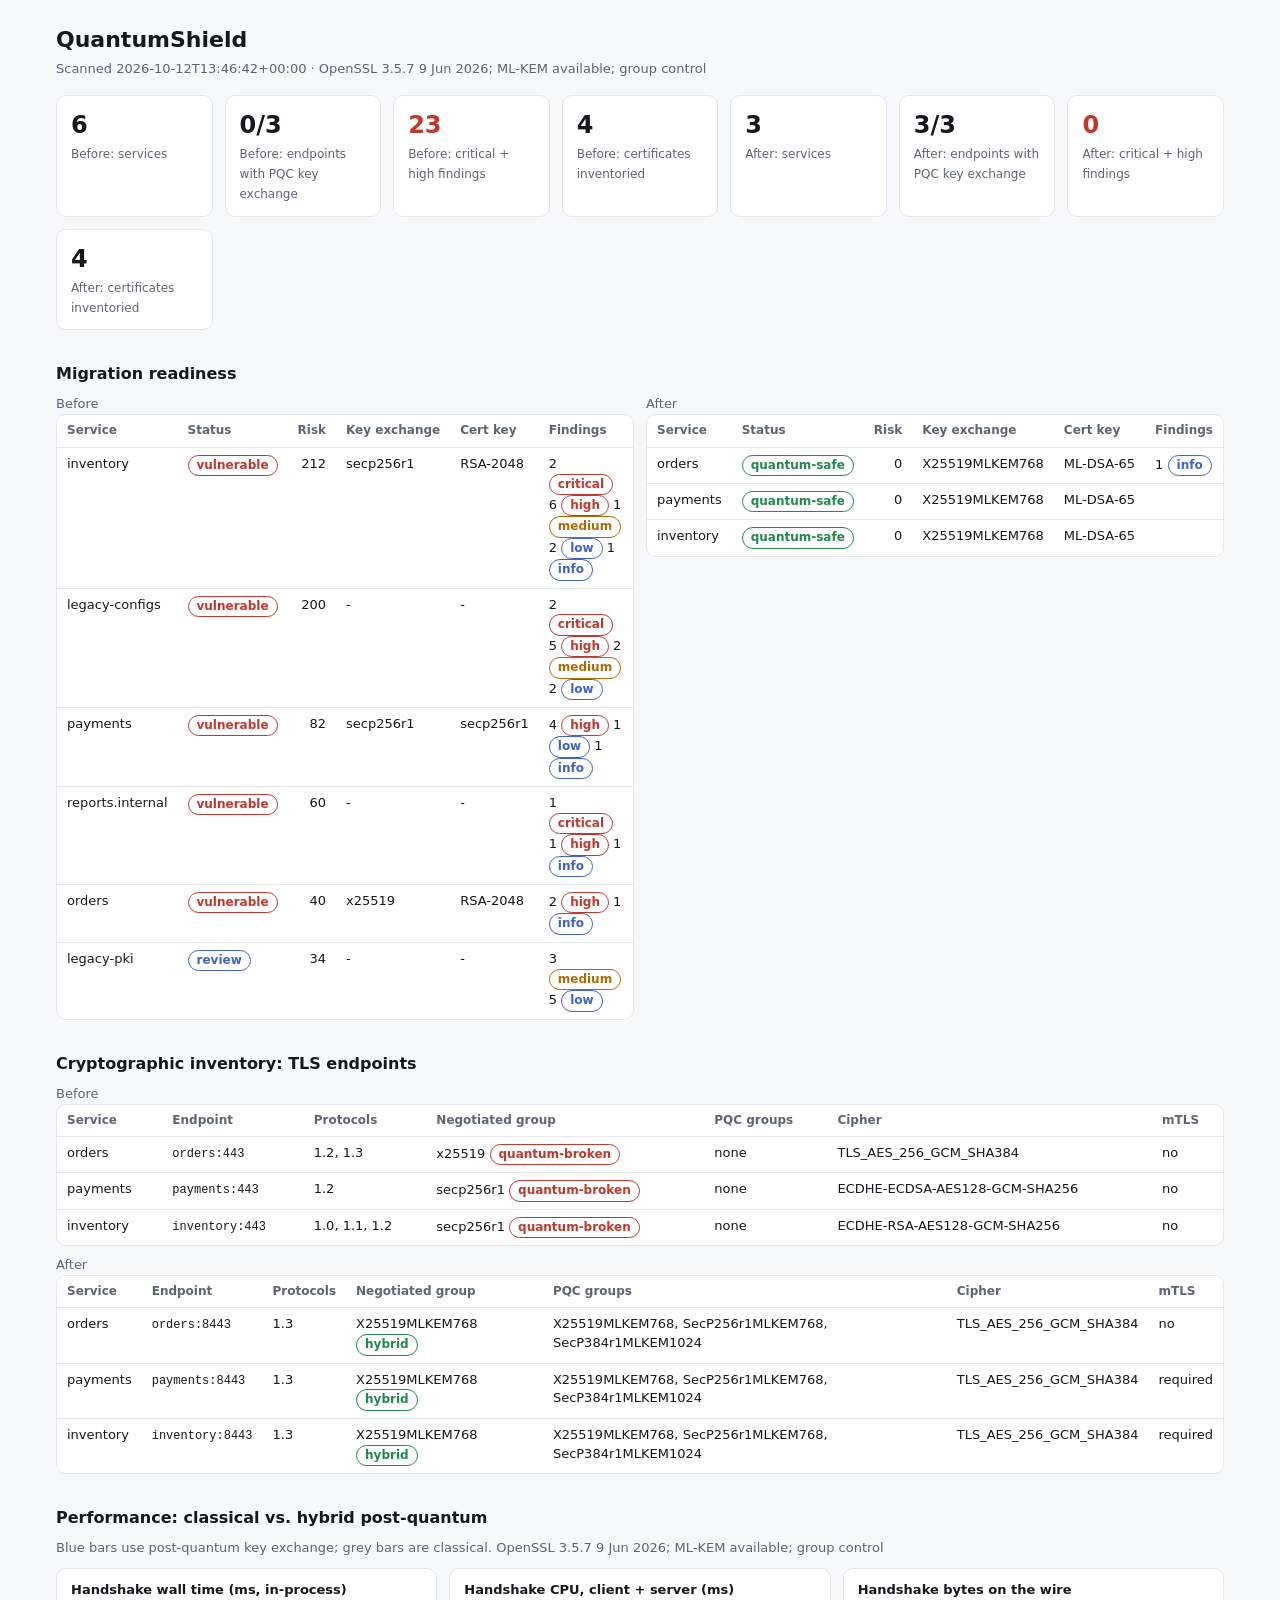
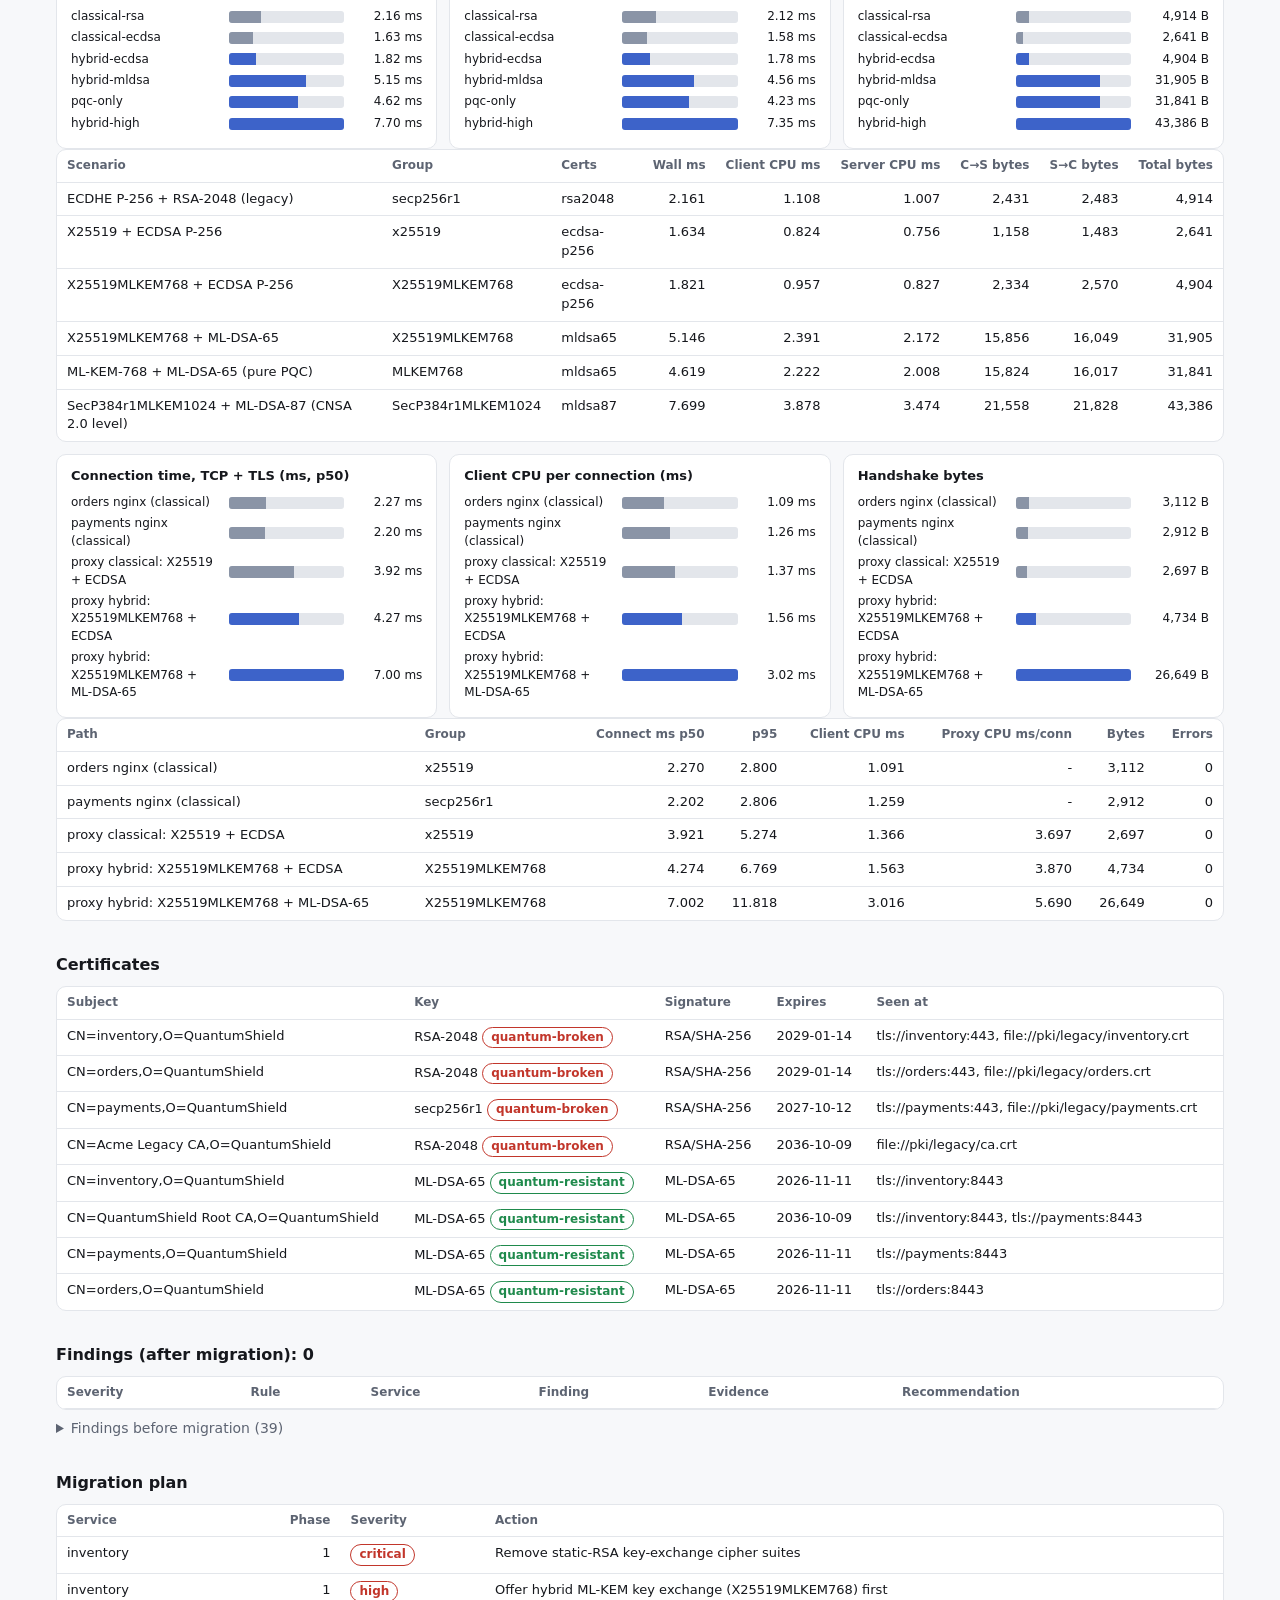
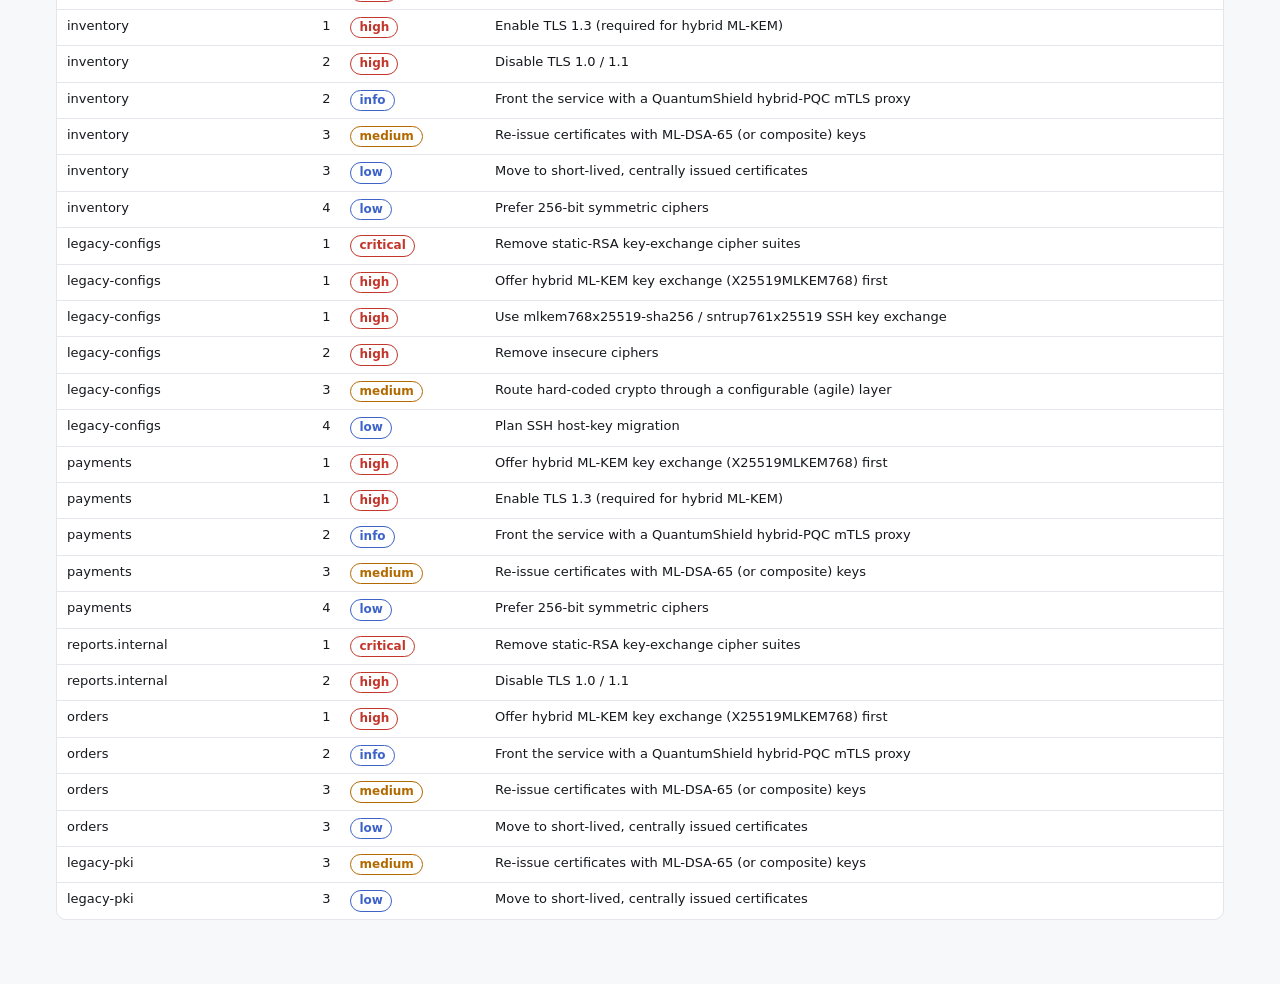
<file: docs/sample-output/dashboard.html>
<!doctype html>
<html lang="en"><head><meta charset="utf-8">
<meta name="viewport" content="width=device-width,initial-scale=1">
<title>QuantumShield</title>
<style>
:root{--bg:#f7f8fa;--panel:#fff;--text:#16181d;--muted:#5d6472;--line:#e3e6eb;
--safe:#1f8a4c;--warn:#b26a00;--bad:#c2362b;--info:#3d63c9;--bar1:#8a94a6;--bar2:#3d63c9;--bar3:#1f8a4c}
@media (prefers-color-scheme:dark){:root{--bg:#111318;--panel:#1a1d24;--text:#e7e9ee;--muted:#9aa2b1;
--line:#2a2f3a;--safe:#4cc17f;--warn:#e0a03a;--bad:#f06a5f;--info:#7c9cf0;--bar1:#6b7385;--bar2:#7c9cf0;--bar3:#4cc17f}}
*{box-sizing:border-box}body{margin:0;background:var(--bg);color:var(--text);
font:14px/1.45 system-ui,-apple-system,Segoe UI,Roboto,sans-serif}
main{max-width:1200px;min-width:0;margin:0 auto;padding:24px 16px 64px}
h1{font-size:22px;margin:0 0 4px}h2{font-size:16px;margin:32px 0 10px}
.sub{color:var(--muted);font-size:13px}
.tiles{display:grid;grid-template-columns:repeat(auto-fit,minmax(150px,1fr));gap:12px;margin-top:16px}
.tile{background:var(--panel);border:1px solid var(--line);border-radius:10px;padding:12px 14px}
.tile b{display:block;font-size:24px}.tile span{color:var(--muted);font-size:12px}
.wrap{overflow-x:auto;background:var(--panel);border:1px solid var(--line);border-radius:10px}
table{border-collapse:collapse;width:100%;font-size:13px}
th,td{text-align:left;padding:7px 10px;border-bottom:1px solid var(--line);vertical-align:top}
th{color:var(--muted);font-weight:600;font-size:12px;white-space:nowrap}
tr:last-child td{border-bottom:none}
.num{text-align:right;font-variant-numeric:tabular-nums}
.pill{display:inline-block;padding:1px 8px;border-radius:999px;font-size:12px;font-weight:600;border:1px solid}
.s-quantum-safe,.s-hybrid,.s-quantum-resistant{color:var(--safe)}.s-partial,.s-medium,.s-quantum-weakened{color:var(--warn)}
.s-vulnerable,.s-critical,.s-high,.s-quantum-broken,.s-insecure{color:var(--bad)}.s-review,.s-low,.s-info{color:var(--info)}
.charts{display:grid;grid-template-columns:repeat(auto-fit,minmax(min(320px,100%),1fr));gap:12px}
.chart{background:var(--panel);border:1px solid var(--line);border-radius:10px;padding:12px 14px}
.chart h3{font-size:13px;margin:0 0 8px}.bar{display:grid;grid-template-columns:150px 1fr 70px;gap:8px;align-items:center;margin:4px 0;font-size:12px}
.bar .t{height:12px;background:var(--line);border-radius:3px;overflow:hidden}.bar .f{height:100%}
.bar .v{text-align:right;font-variant-numeric:tabular-nums}
.ba{display:grid;grid-template-columns:minmax(0,1fr) minmax(0,1fr);gap:12px}@media(max-width:700px){.ba{grid-template-columns:minmax(0,1fr)}.bar{grid-template-columns:100px 1fr 60px}}
code{font-size:12px}details{margin-top:8px}summary{cursor:pointer;color:var(--muted)}
</style></head><body><main>
<h1>QuantumShield</h1><div class="sub" id="meta"></div>
<div class="tiles" id="tiles"></div>
<section id="readiness"></section>
<section id="endpoints"></section>
<section id="bench"></section>
<section id="certs"></section>
<section id="findings"></section>
<section id="plan"></section>
</main>
<script>
const D={"before": {"generated_at": "2026-10-12T13:46:00+00:00", "tls_library": "OpenSSL 3.5.7 9 Jun 2026; ML-KEM available; group control", "services": [{"service": "inventory", "endpoints": ["inventory:443"], "kex": ["secp256r1"], "cert_keys": ["RSA-2048"], "findings": {"critical": 2, "high": 6, "medium": 1, "low": 2, "info": 1}, "score": 212, "hndl": true, "status": "vulnerable", "needs_migration": true}, {"service": "legacy-configs", "endpoints": [], "kex": [], "cert_keys": [], "findings": {"critical": 2, "high": 5, "medium": 2, "low": 2}, "score": 200, "hndl": true, "status": "vulnerable", "needs_migration": true}, {"service": "payments", "endpoints": ["payments:443"], "kex": ["secp256r1"], "cert_keys": ["secp256r1"], "findings": {"high": 4, "low": 1, "info": 1}, "score": 82, "hndl": true, "status": "vulnerable", "needs_migration": true}, {"service": "reports.internal", "endpoints": [], "kex": [], "cert_keys": [], "findings": {"critical": 1, "high": 1, "info": 1}, "score": 60, "hndl": true, "status": "vulnerable", "needs_migration": true}, {"service": "orders", "endpoints": ["orders:443"], "kex": ["x25519"], "cert_keys": ["RSA-2048"], "findings": {"high": 2, "info": 1}, "score": 40, "hndl": true, "status": "vulnerable", "needs_migration": true}, {"service": "legacy-pki", "endpoints": [], "kex": [], "cert_keys": [], "findings": {"medium": 3, "low": 5}, "score": 34, "hndl": false, "status": "review", "needs_migration": true}], "endpoints": [{"target": "orders:443", "name": "orders", "reachable": true, "error": null, "protocols": {"TLSv1.0": false, "TLSv1.1": false, "TLSv1.2": true, "TLSv1.3": true}, "negotiated_version": "TLSv1.3", "negotiated_cipher": "TLS_AES_256_GCM_SHA384", "negotiated_group": "x25519", "negotiated_sigalg": "rsa_pss_rsae_sha256", "handshake_ms": 2.07, "groups_supported": ["X25519", "secp256r1"], "groups_probed": true, "tls12_ciphers": ["ECDHE-RSA-AES128-GCM-SHA256", "ECDHE-RSA-AES256-GCM-SHA384"], "certificate_chain": ["68bfdce459df802140ed882d4d28dbe8be57879a5c6794da71e77eec96f2022c"], "peer_requires_client_cert": false, "pqc_groups": []}, {"target": "payments:443", "name": "payments", "reachable": true, "error": null, "protocols": {"TLSv1.0": false, "TLSv1.1": false, "TLSv1.2": true, "TLSv1.3": false}, "negotiated_version": "TLSv1.2", "negotiated_cipher": "ECDHE-ECDSA-AES128-GCM-SHA256", "negotiated_group": "secp256r1", "negotiated_sigalg": "ecdsa_secp256r1_sha256", "handshake_ms": 3.89, "groups_supported": [], "groups_probed": false, "tls12_ciphers": ["ECDHE-ECDSA-AES128-GCM-SHA256", "ECDHE-ECDSA-AES256-SHA"], "certificate_chain": ["ea7279e7018d8155826504b19fc1a1e603354f41be32f28df8e408f6f2d9ffee"], "peer_requires_client_cert": false, "pqc_groups": []}, {"target": "inventory:443", "name": "inventory", "reachable": true, "error": null, "protocols": {"TLSv1.0": true, "TLSv1.1": true, "TLSv1.2": true, "TLSv1.3": false}, "negotiated_version": "TLSv1.2", "negotiated_cipher": "ECDHE-RSA-AES128-GCM-SHA256", "negotiated_group": "secp256r1", "negotiated_sigalg": "rsa_pss_rsae_sha256", "handshake_ms": 4.55, "groups_supported": [], "groups_probed": false, "tls12_ciphers": ["ECDHE-RSA-AES128-GCM-SHA256", "AES128-GCM-SHA256", "AES256-SHA"], "certificate_chain": ["9525e604be21ac9511805c8a5d77a0761fe057c40bfd11da818675f870140843"], "peer_requires_client_cert": false, "pqc_groups": []}], "certificates": [{"fingerprint_sha256": "9525e604be21ac9511805c8a5d77a0761fe057c40bfd11da818675f870140843", "subject": "CN=inventory,O=QuantumShield", "issuer": "CN=Acme Legacy CA,O=QuantumShield", "serial": "7687e0b5d59aeb0cf53d985ef6a89db6522ea728", "not_before": "2026-10-12T13:45:51+00:00", "not_after": "2029-01-14T13:45:51+00:00", "public_key_algorithm": "RSA", "public_key_size": 2048, "public_key_detail": "RSA-2048", "signature_algorithm": "RSA", "signature_hash": "SHA-256", "subject_alt_names": ["DNS:inventory", "DNS:localhost", "URI:spiffe://quantumshield.local/inventory", "IP:127.0.0.1"], "self_signed": false, "is_ca": false, "sources": ["tls://inventory:443", "file://pki/legacy/inventory.crt"]}, {"fingerprint_sha256": "68bfdce459df802140ed882d4d28dbe8be57879a5c6794da71e77eec96f2022c", "subject": "CN=orders,O=QuantumShield", "issuer": "CN=Acme Legacy CA,O=QuantumShield", "serial": "7687e0b5d59aeb0cf53d985ef6a89db6522ea726", "not_before": "2026-10-12T13:45:49+00:00", "not_after": "2029-01-14T13:45:49+00:00", "public_key_algorithm": "RSA", "public_key_size": 2048, "public_key_detail": "RSA-2048", "signature_algorithm": "RSA", "signature_hash": "SHA-256", "subject_alt_names": ["DNS:orders", "DNS:localhost", "URI:spiffe://quantumshield.local/orders", "IP:127.0.0.1"], "self_signed": false, "is_ca": false, "sources": ["tls://orders:443", "file://pki/legacy/orders.crt"]}, {"fingerprint_sha256": "ea7279e7018d8155826504b19fc1a1e603354f41be32f28df8e408f6f2d9ffee", "subject": "CN=payments,O=QuantumShield", "issuer": "CN=Acme Legacy CA,O=QuantumShield", "serial": "7687e0b5d59aeb0cf53d985ef6a89db6522ea727", "not_before": "2026-10-12T13:45:50+00:00", "not_after": "2027-10-12T13:45:50+00:00", "public_key_algorithm": "ECDSA", "public_key_size": 256, "public_key_detail": "secp256r1", "signature_algorithm": "RSA", "signature_hash": "SHA-256", "subject_alt_names": ["DNS:payments", "DNS:localhost", "URI:spiffe://quantumshield.local/payments", "IP:127.0.0.1"], "self_signed": false, "is_ca": false, "sources": ["tls://payments:443", "file://pki/legacy/payments.crt"]}, {"fingerprint_sha256": "687c3c41bbb9873af175006d901795d3933feb11e47ce4fb71919a8abc98db2f", "subject": "CN=Acme Legacy CA,O=QuantumShield", "issuer": "CN=Acme Legacy CA,O=QuantumShield", "serial": "70c13555209c1d68e38ae5009fedd217bb97590b", "not_before": "2026-10-12T13:45:48+00:00", "not_after": "2036-10-09T13:45:48+00:00", "public_key_algorithm": "RSA", "public_key_size": 2048, "public_key_detail": "RSA-2048", "signature_algorithm": "RSA", "signature_hash": "SHA-256", "subject_alt_names": [], "self_signed": true, "is_ca": true, "sources": ["file://pki/legacy/ca.crt"]}], "configs": [{"path": "services/orders/nginx.conf", "kind": "nginx", "service": "orders", "items": 4}, {"path": "services/payments/nginx.conf", "kind": "nginx", "service": "payments", "items": 4}, {"path": "services/inventory/nginx.conf", "kind": "nginx", "service": "inventory", "items": 4}, {"path": "legacy-configs/apache-ssl.conf", "kind": "apache", "service": "reports.internal", "items": 3}, {"path": "legacy-configs/billing_client.py", "kind": "source", "service": "legacy-configs", "items": 2}, {"path": "legacy-configs/haproxy.cfg", "kind": "haproxy", "service": "legacy-configs", "items": 4}, {"path": "legacy-configs/openssl.cnf", "kind": "openssl", "service": "legacy-configs", "items": 3}, {"path": "legacy-configs/sshd_config", "kind": "sshd", "service": "legacy-configs", "items": 5}, {"path": "pki/legacy/ca.crt", "kind": "pem", "service": "legacy-pki", "items": 0}, {"path": "pki/legacy/ca.key", "kind": "pem", "service": "legacy-pki", "items": 1}, {"path": "pki/legacy/inventory.crt", "kind": "pem", "service": "legacy-pki", "items": 0}, {"path": "pki/legacy/inventory.key", "kind": "pem", "service": "legacy-pki", "items": 1}, {"path": "pki/legacy/orders.crt", "kind": "pem", "service": "legacy-pki", "items": 0}, {"path": "pki/legacy/orders.key", "kind": "pem", "service": "legacy-pki", "items": 1}, {"path": "pki/legacy/payments.crt", "kind": "pem", "service": "legacy-pki", "items": 0}, {"path": "pki/legacy/payments.key", "kind": "pem", "service": "legacy-pki", "items": 1}], "findings": [{"rule_id": "QS-CFG-CIPH-003", "title": "Static RSA key-exchange suites allowed", "severity": "critical", "asset": "services/inventory/nginx.conf:14", "service": "inventory", "evidence": "ssl_ciphers AES128-GCM-SHA256:AES256-SHA:ECDHE-RSA-AES128-GCM-SHA256:DES-CBC3-SHA:@SECLEVEL=0", "recommendation": "Restrict to ECDHE suites, e.g. ECDHE+AESGCM:ECDHE+CHACHA20.", "hndl": true, "migration": "remove-rsa-kex"}, {"rule_id": "QS-TLS-KEX-003", "title": "Static RSA key exchange accepted (no forward secrecy)", "severity": "critical", "asset": "inventory:443", "service": "inventory", "evidence": "Accepts AES128-GCM-SHA256, AES256-SHA", "recommendation": "Remove kRSA suites. Anyone who records traffic and later obtains or breaks the RSA key decrypts every session.", "hndl": true, "migration": "remove-rsa-kex"}, {"rule_id": "QS-CFG-CIPH-003", "title": "Static RSA key-exchange suites allowed", "severity": "critical", "asset": "legacy-configs/haproxy.cfg:2", "service": "legacy-configs", "evidence": "ssl-default-bind-ciphers ECDHE-RSA-AES128-GCM-SHA256:AES256-SHA256", "recommendation": "Restrict to ECDHE suites, e.g. ECDHE+AESGCM:ECDHE+CHACHA20.", "hndl": true, "migration": "remove-rsa-kex"}, {"rule_id": "QS-CFG-CIPH-003", "title": "Static RSA key-exchange suites allowed", "severity": "critical", "asset": "legacy-configs/openssl.cnf:11", "service": "legacy-configs", "evidence": "CipherString DEFAULT:@SECLEVEL=2", "recommendation": "Restrict to ECDHE suites, e.g. ECDHE+AESGCM:ECDHE+CHACHA20.", "hndl": true, "migration": "remove-rsa-kex"}, {"rule_id": "QS-CFG-CIPH-003", "title": "Static RSA key-exchange suites allowed", "severity": "critical", "asset": "legacy-configs/apache-ssl.conf:5", "service": "reports.internal", "evidence": "SSLCipherSuite HIGH:!aNULL:!MD5", "recommendation": "Restrict to ECDHE suites, e.g. ECDHE+AESGCM:ECDHE+CHACHA20.", "hndl": true, "migration": "remove-rsa-kex"}, {"rule_id": "QS-CFG-KEX-001", "title": "Only classical key-exchange groups configured", "severity": "high", "asset": "services/inventory/nginx.conf:13", "service": "inventory", "evidence": "ssl_ecdh_curve prime256v1:secp384r1", "recommendation": "Add X25519MLKEM768 first, keeping X25519 for older clients.", "hndl": true, "migration": "set-hybrid-groups"}, {"rule_id": "QS-CFG-PROTO-001", "title": "TLS 1.3 not enabled", "severity": "high", "asset": "services/inventory/nginx.conf:12", "service": "inventory", "evidence": "ssl_protocols TLSv1 TLSv1.1 TLSv1.2", "recommendation": "Enable TLSv1.3; hybrid ML-KEM requires it.", "hndl": true, "migration": "enable-tls13"}, {"rule_id": "QS-CFG-PROTO-002", "title": "Legacy TLS versions enabled", "severity": "high", "asset": "services/inventory/nginx.conf:12", "service": "inventory", "evidence": "ssl_protocols TLSv1 TLSv1.1 TLSv1.2", "recommendation": "Allow only TLS 1.2 and 1.3.", "hndl": false, "migration": "disable-legacy-tls"}, {"rule_id": "QS-TLS-KEX-001", "title": "Key exchange is not quantum-safe (harvest-now-decrypt-later)", "severity": "high", "asset": "inventory:443", "service": "inventory", "evidence": "Negotiated secp256r1; no hybrid ML-KEM group accepted", "recommendation": "Enable X25519MLKEM768 (OpenSSL 3.5+, BoringSSL, Go 1.24+) or front the service with the QuantumShield hybrid proxy.", "hndl": true, "migration": "set-hybrid-groups"}, {"rule_id": "QS-TLS-PROTO-001", "title": "TLS 1.3 not supported", "severity": "high", "asset": "inventory:443", "service": "inventory", "evidence": "Highest protocol: TLSv1.2", "recommendation": "Hybrid ML-KEM key exchange is only defined for TLS 1.3. Upgrade the TLS stack or deploy the QuantumShield proxy.", "hndl": true, "migration": "enable-tls13"}, {"rule_id": "QS-TLS-PROTO-002", "title": "Legacy TLS versions accepted", "severity": "high", "asset": "inventory:443", "service": "inventory", "evidence": "TLSv1.0, TLSv1.1", "recommendation": "Disable TLS 1.0 and 1.1.", "hndl": false, "migration": "disable-legacy-tls"}, {"rule_id": "QS-CFG-KEX-001", "title": "Only classical key-exchange groups configured", "severity": "high", "asset": "legacy-configs/haproxy.cfg:6", "service": "legacy-configs", "evidence": "curves P-256:X25519", "recommendation": "Add X25519MLKEM768 first, keeping X25519 for older clients.", "hndl": true, "migration": "set-hybrid-groups"}, {"rule_id": "QS-CFG-KEX-001", "title": "Only classical key-exchange groups configured", "severity": "high", "asset": "legacy-configs/openssl.cnf:12", "service": "legacy-configs", "evidence": "Groups X25519:secp256r1:secp384r1", "recommendation": "Add X25519MLKEM768 first, keeping X25519 for older clients.", "hndl": true, "migration": "set-hybrid-groups"}, {"rule_id": "QS-SSH-CIPH-001", "title": "SSH allows insecure ciphers", "severity": "high", "asset": "legacy-configs/sshd_config:6", "service": "legacy-configs", "evidence": "Ciphers aes128-ctr,aes256-gcm@openssh.com,3des-cbc", "recommendation": "Use chacha20-poly1305 and aes256-gcm.", "hndl": false, "migration": "remove-weak-ciphers"}, {"rule_id": "QS-SSH-KEX-001", "title": "SSH key exchange is not quantum-safe", "severity": "high", "asset": "legacy-configs/sshd_config:5", "service": "legacy-configs", "evidence": "KexAlgorithms curve25519-sha256,ecdh-sha2-nistp256,diffie-hellman-group14-sha1", "recommendation": "Put mlkem768x25519-sha256 (OpenSSH 9.9+) and sntrup761x25519-sha512 first.", "hndl": true, "migration": "ssh-hybrid-kex"}, {"rule_id": "QS-SSH-KEX-002", "title": "SSH allows broken key exchange", "severity": "high", "asset": "legacy-configs/sshd_config:5", "service": "legacy-configs", "evidence": "KexAlgorithms curve25519-sha256,ecdh-sha2-nistp256,diffie-hellman-group14-sha1", "recommendation": "Remove SHA-1 / 1024-bit Diffie-Hellman groups.", "hndl": false, "migration": "ssh-hybrid-kex"}, {"rule_id": "QS-CFG-KEX-001", "title": "Only classical key-exchange groups configured", "severity": "high", "asset": "services/orders/nginx.conf:13", "service": "orders", "evidence": "ssl_ecdh_curve X25519:prime256v1", "recommendation": "Add X25519MLKEM768 first, keeping X25519 for older clients.", "hndl": true, "migration": "set-hybrid-groups"}, {"rule_id": "QS-TLS-KEX-001", "title": "Key exchange is not quantum-safe (harvest-now-decrypt-later)", "severity": "high", "asset": "orders:443", "service": "orders", "evidence": "Negotiated x25519; no hybrid ML-KEM group accepted", "recommendation": "Enable X25519MLKEM768 (OpenSSL 3.5+, BoringSSL, Go 1.24+) or front the service with the QuantumShield hybrid proxy.", "hndl": true, "migration": "set-hybrid-groups"}, {"rule_id": "QS-CFG-KEX-001", "title": "Only classical key-exchange groups configured", "severity": "high", "asset": "services/payments/nginx.conf:13", "service": "payments", "evidence": "ssl_ecdh_curve prime256v1", "recommendation": "Add X25519MLKEM768 first, keeping X25519 for older clients.", "hndl": true, "migration": "set-hybrid-groups"}, {"rule_id": "QS-CFG-PROTO-001", "title": "TLS 1.3 not enabled", "severity": "high", "asset": "services/payments/nginx.conf:12", "service": "payments", "evidence": "ssl_protocols TLSv1.2", "recommendation": "Enable TLSv1.3; hybrid ML-KEM requires it.", "hndl": true, "migration": "enable-tls13"}, {"rule_id": "QS-TLS-KEX-001", "title": "Key exchange is not quantum-safe (harvest-now-decrypt-later)", "severity": "high", "asset": "payments:443", "service": "payments", "evidence": "Negotiated secp256r1; no hybrid ML-KEM group accepted", "recommendation": "Enable X25519MLKEM768 (OpenSSL 3.5+, BoringSSL, Go 1.24+) or front the service with the QuantumShield hybrid proxy.", "hndl": true, "migration": "set-hybrid-groups"}, {"rule_id": "QS-TLS-PROTO-001", "title": "TLS 1.3 not supported", "severity": "high", "asset": "payments:443", "service": "payments", "evidence": "Highest protocol: TLSv1.2", "recommendation": "Hybrid ML-KEM key exchange is only defined for TLS 1.3. Upgrade the TLS stack or deploy the QuantumShield proxy.", "hndl": true, "migration": "enable-tls13"}, {"rule_id": "QS-CFG-PROTO-002", "title": "Legacy TLS versions enabled", "severity": "high", "asset": "legacy-configs/apache-ssl.conf:4", "service": "reports.internal", "evidence": "SSLProtocol all -SSLv3", "recommendation": "Allow only TLS 1.2 and 1.3.", "hndl": false, "migration": "disable-legacy-tls"}, {"rule_id": "QS-CERT-SIG-001", "title": "Certificate key is quantum-vulnerable", "severity": "medium", "asset": "cert:9525e604be21ac95 (CN=inventory,O=QuantumShield)", "service": "inventory, legacy-pki", "evidence": "RSA-2048 public key, signed with RSA/SHA-256", "recommendation": "Plan re-issuance with ML-DSA-65 (or a composite ML-DSA + ECDSA certificate). Authentication is not exposed to harvest-now-decrypt-later, so this follows key exchange in priority.", "hndl": false, "migration": "reissue-mldsa"}, {"rule_id": "QS-CODE-001", "title": "Hard-coded quantum-vulnerable algorithm in source", "severity": "medium", "asset": "legacy-configs/billing_client.py:8", "service": "legacy-configs", "evidence": "code return rsa.generate_private_key(public_exponent=65537, key_size=2048)", "recommendation": "Route RSA through a crypto-agility layer (config-selected algorithm) so it can be swapped for ML-KEM / ML-DSA.", "hndl": false, "migration": "refactor-code"}, {"rule_id": "QS-CODE-002", "title": "Broken hash function used in source", "severity": "medium", "asset": "legacy-configs/billing_client.py:12", "service": "legacy-configs", "evidence": "code return hashlib.md5(data).hexdigest()", "recommendation": "Use SHA-256 or stronger (fine for non-security checksums, but verify).", "hndl": false, "migration": "refactor-code"}, {"rule_id": "QS-CERT-SIG-001", "title": "Certificate key is quantum-vulnerable", "severity": "medium", "asset": "cert:687c3c41bbb9873a (CN=Acme Legacy CA,O=QuantumShield)", "service": "legacy-pki", "evidence": "RSA-2048 public key, signed with RSA/SHA-256", "recommendation": "Plan re-issuance with ML-DSA-65 (or a composite ML-DSA + ECDSA certificate). Authentication is not exposed to harvest-now-decrypt-later, so this follows key exchange in priority.", "hndl": false, "migration": "reissue-mldsa"}, {"rule_id": "QS-CERT-SIG-001", "title": "Certificate key is quantum-vulnerable", "severity": "medium", "asset": "cert:68bfdce459df8021 (CN=orders,O=QuantumShield)", "service": "legacy-pki, orders", "evidence": "RSA-2048 public key, signed with RSA/SHA-256", "recommendation": "Plan re-issuance with ML-DSA-65 (or a composite ML-DSA + ECDSA certificate). Authentication is not exposed to harvest-now-decrypt-later, so this follows key exchange in priority.", "hndl": false, "migration": "reissue-mldsa"}, {"rule_id": "QS-CERT-SIG-001", "title": "Certificate key is quantum-vulnerable", "severity": "medium", "asset": "cert:ea7279e7018d8155 (CN=payments,O=QuantumShield)", "service": "legacy-pki, payments", "evidence": "secp256r1 public key, signed with RSA/SHA-256", "recommendation": "Plan re-issuance with ML-DSA-65 (or a composite ML-DSA + ECDSA certificate). Authentication is not exposed to harvest-now-decrypt-later, so this follows key exchange in priority.", "hndl": false, "migration": "reissue-mldsa"}, {"rule_id": "QS-TLS-CIPH-002", "title": "128-bit symmetric cipher preferred", "severity": "low", "asset": "inventory:443", "service": "inventory", "evidence": "Negotiated ECDHE-RSA-AES128-GCM-SHA256 (Grover's algorithm halves its strength)", "recommendation": "Prefer AES-256-GCM or ChaCha20-Poly1305 for long-lived secrets.", "hndl": false, "migration": "prefer-aes256"}, {"rule_id": "QS-CERT-ROT-001", "title": "Long-lived certificate", "severity": "low", "asset": "cert:9525e604be21ac95 (CN=inventory,O=QuantumShield)", "service": "inventory, legacy-pki", "evidence": "Valid for 825 days", "recommendation": "Use short-lived workload certificates so rotation and algorithm changes are routine.", "hndl": false, "migration": "rotate-cert"}, {"rule_id": "QS-SSH-HK-001", "title": "SSH host key is quantum-vulnerable", "severity": "low", "asset": "legacy-configs/sshd_config:3", "service": "legacy-configs", "evidence": "HostKey /etc/ssh/ssh_host_rsa_key", "recommendation": "Track OpenSSH's ML-DSA host-key support; keep keys rotatable.", "hndl": false, "migration": "ssh-hostkey"}, {"rule_id": "QS-SSH-HK-001", "title": "SSH host key is quantum-vulnerable", "severity": "low", "asset": "legacy-configs/sshd_config:4", "service": "legacy-configs", "evidence": "HostKey /etc/ssh/ssh_host_ecdsa_key", "recommendation": "Track OpenSSH's ML-DSA host-key support; keep keys rotatable.", "hndl": false, "migration": "ssh-hostkey"}, {"rule_id": "QS-KEY-001", "title": "Quantum-vulnerable private key on disk", "severity": "low", "asset": "pki/legacy/ca.key:1", "service": "legacy-pki", "evidence": "private-key RSA-2048", "recommendation": "Replace with ML-DSA keys when the certificate is re-issued; keep keys out of source trees.", "hndl": false, "migration": "reissue-mldsa"}, {"rule_id": "QS-KEY-001", "title": "Quantum-vulnerable private key on disk", "severity": "low", "asset": "pki/legacy/inventory.key:1", "service": "legacy-pki", "evidence": "private-key RSA-2048", "recommendation": "Replace with ML-DSA keys when the certificate is re-issued; keep keys out of source trees.", "hndl": false, "migration": "reissue-mldsa"}, {"rule_id": "QS-KEY-001", "title": "Quantum-vulnerable private key on disk", "severity": "low", "asset": "pki/legacy/orders.key:1", "service": "legacy-pki", "evidence": "private-key RSA-2048", "recommendation": "Replace with ML-DSA keys when the certificate is re-issued; keep keys out of source trees.", "hndl": false, "migration": "reissue-mldsa"}, {"rule_id": "QS-KEY-001", "title": "Quantum-vulnerable private key on disk", "severity": "low", "asset": "pki/legacy/payments.key:1", "service": "legacy-pki", "evidence": "private-key ECDSA", "recommendation": "Replace with ML-DSA keys when the certificate is re-issued; keep keys out of source trees.", "hndl": false, "migration": "reissue-mldsa"}, {"rule_id": "QS-CERT-ROT-001", "title": "Long-lived certificate", "severity": "low", "asset": "cert:68bfdce459df8021 (CN=orders,O=QuantumShield)", "service": "legacy-pki, orders", "evidence": "Valid for 825 days", "recommendation": "Use short-lived workload certificates so rotation and algorithm changes are routine.", "hndl": false, "migration": "rotate-cert"}, {"rule_id": "QS-TLS-CIPH-002", "title": "128-bit symmetric cipher preferred", "severity": "low", "asset": "payments:443", "service": "payments", "evidence": "Negotiated ECDHE-ECDSA-AES128-GCM-SHA256 (Grover's algorithm halves its strength)", "recommendation": "Prefer AES-256-GCM or ChaCha20-Poly1305 for long-lived secrets.", "hndl": false, "migration": "prefer-aes256"}, {"rule_id": "QS-ZT-001", "title": "No workload identity required (no mutual TLS)", "severity": "info", "asset": "inventory:443", "service": "inventory", "evidence": "The endpoint accepts anonymous clients", "recommendation": "For service-to-service traffic, require mTLS with short-lived workload certificates (the QuantumShield proxy does this).", "hndl": false, "migration": "deploy-pqc-proxy"}, {"rule_id": "QS-ZT-001", "title": "No workload identity required (no mutual TLS)", "severity": "info", "asset": "orders:443", "service": "orders", "evidence": "The endpoint accepts anonymous clients", "recommendation": "For service-to-service traffic, require mTLS with short-lived workload certificates (the QuantumShield proxy does this).", "hndl": false, "migration": "deploy-pqc-proxy"}, {"rule_id": "QS-ZT-001", "title": "No workload identity required (no mutual TLS)", "severity": "info", "asset": "payments:443", "service": "payments", "evidence": "The endpoint accepts anonymous clients", "recommendation": "For service-to-service traffic, require mTLS with short-lived workload certificates (the QuantumShield proxy does this).", "hndl": false, "migration": "deploy-pqc-proxy"}, {"rule_id": "QS-CFG-KEX-000", "title": "Key-exchange groups left to library defaults", "severity": "info", "asset": "legacy-configs/apache-ssl.conf", "service": "reports.internal", "evidence": "No ssl_ecdh_curve / Groups directive", "recommendation": "Defaults are hybrid only with OpenSSL 3.5+. Pin X25519MLKEM768:X25519 explicitly.", "hndl": false, "migration": "set-hybrid-groups"}]}, "after": {"generated_at": "2026-10-12T13:46:42+00:00", "tls_library": "OpenSSL 3.5.7 9 Jun 2026; ML-KEM available; group control", "services": [{"service": "orders", "endpoints": ["orders:8443"], "kex": ["X25519MLKEM768"], "cert_keys": ["ML-DSA-65"], "findings": {"info": 1}, "score": 0, "hndl": false, "status": "quantum-safe", "needs_migration": false}, {"service": "payments", "endpoints": ["payments:8443"], "kex": ["X25519MLKEM768"], "cert_keys": ["ML-DSA-65"], "findings": {}, "score": 0, "hndl": false, "status": "quantum-safe", "needs_migration": false}, {"service": "inventory", "endpoints": ["inventory:8443"], "kex": ["X25519MLKEM768"], "cert_keys": ["ML-DSA-65"], "findings": {}, "score": 0, "hndl": false, "status": "quantum-safe", "needs_migration": false}], "endpoints": [{"target": "orders:8443", "name": "orders", "reachable": true, "error": null, "protocols": {"TLSv1.0": false, "TLSv1.1": false, "TLSv1.2": false, "TLSv1.3": true}, "negotiated_version": "TLSv1.3", "negotiated_cipher": "TLS_AES_256_GCM_SHA384", "negotiated_group": "X25519MLKEM768", "negotiated_sigalg": "mldsa65", "handshake_ms": 6.31, "groups_supported": ["X25519MLKEM768", "SecP256r1MLKEM768", "SecP384r1MLKEM1024", "X25519", "secp256r1", "secp384r1"], "groups_probed": true, "tls12_ciphers": [], "certificate_chain": ["973e8804dc4f3005b1c3606d467f1342c5d000cc02da4a34253f9f68ec72b231", "ae3e7795f5f9f39baf8f6b8d4c5bc17c7c2476e2384e321c3b33a8725b1109ec"], "peer_requires_client_cert": false, "pqc_groups": ["X25519MLKEM768", "SecP256r1MLKEM768", "SecP384r1MLKEM1024"]}, {"target": "payments:8443", "name": "payments", "reachable": true, "error": null, "protocols": {"TLSv1.0": false, "TLSv1.1": false, "TLSv1.2": false, "TLSv1.3": true}, "negotiated_version": "TLSv1.3", "negotiated_cipher": "TLS_AES_256_GCM_SHA384", "negotiated_group": "X25519MLKEM768", "negotiated_sigalg": "mldsa65", "handshake_ms": 8.02, "groups_supported": ["X25519MLKEM768", "SecP256r1MLKEM768", "SecP384r1MLKEM1024"], "groups_probed": true, "tls12_ciphers": [], "certificate_chain": ["b69b177182e34e74e2beb43cd4ce39c6ff6afff4838ece3c23c8b88f95c34c33", "ae3e7795f5f9f39baf8f6b8d4c5bc17c7c2476e2384e321c3b33a8725b1109ec"], "peer_requires_client_cert": true, "pqc_groups": ["X25519MLKEM768", "SecP256r1MLKEM768", "SecP384r1MLKEM1024"]}, {"target": "inventory:8443", "name": "inventory", "reachable": true, "error": null, "protocols": {"TLSv1.0": false, "TLSv1.1": false, "TLSv1.2": false, "TLSv1.3": true}, "negotiated_version": "TLSv1.3", "negotiated_cipher": "TLS_AES_256_GCM_SHA384", "negotiated_group": "X25519MLKEM768", "negotiated_sigalg": "mldsa65", "handshake_ms": 9.23, "groups_supported": ["X25519MLKEM768", "SecP256r1MLKEM768", "SecP384r1MLKEM1024"], "groups_probed": true, "tls12_ciphers": [], "certificate_chain": ["a7607576c60e670bf58cc69985ab7f0231216b3de250411abf9480970b8c2d11", "ae3e7795f5f9f39baf8f6b8d4c5bc17c7c2476e2384e321c3b33a8725b1109ec"], "peer_requires_client_cert": true, "pqc_groups": ["X25519MLKEM768", "SecP256r1MLKEM768", "SecP384r1MLKEM1024"]}], "certificates": [{"fingerprint_sha256": "a7607576c60e670bf58cc69985ab7f0231216b3de250411abf9480970b8c2d11", "subject": "CN=inventory,O=QuantumShield", "issuer": "CN=QuantumShield Root CA,O=QuantumShield", "serial": "393b3c76a5464f71f3f515c48a99728fef093c4a", "not_before": "2026-10-12T13:46:08+00:00", "not_after": "2026-11-11T13:46:08+00:00", "public_key_algorithm": "ML-DSA-65", "public_key_size": null, "public_key_detail": "ML-DSA-65", "signature_algorithm": "ML-DSA-65", "signature_hash": null, "subject_alt_names": ["DNS:inventory", "DNS:localhost", "URI:spiffe://quantumshield.local/inventory", "IP:127.0.0.1"], "self_signed": false, "is_ca": false, "sources": ["tls://inventory:8443"]}, {"fingerprint_sha256": "ae3e7795f5f9f39baf8f6b8d4c5bc17c7c2476e2384e321c3b33a8725b1109ec", "subject": "CN=QuantumShield Root CA,O=QuantumShield", "issuer": "CN=QuantumShield Root CA,O=QuantumShield", "serial": "1ec8ad9948d61e9f8ffab7cc05046fad49f7ceb7", "not_before": "2026-10-12T13:46:07+00:00", "not_after": "2036-10-09T13:46:07+00:00", "public_key_algorithm": "ML-DSA-65", "public_key_size": null, "public_key_detail": "ML-DSA-65", "signature_algorithm": "ML-DSA-65", "signature_hash": null, "subject_alt_names": [], "self_signed": true, "is_ca": true, "sources": ["tls://inventory:8443", "tls://payments:8443", "tls://orders:8443"]}, {"fingerprint_sha256": "b69b177182e34e74e2beb43cd4ce39c6ff6afff4838ece3c23c8b88f95c34c33", "subject": "CN=payments,O=QuantumShield", "issuer": "CN=QuantumShield Root CA,O=QuantumShield", "serial": "393b3c76a5464f71f3f515c48a99728fef093c4d", "not_before": "2026-10-12T13:46:38+00:00", "not_after": "2026-11-11T13:46:38+00:00", "public_key_algorithm": "ML-DSA-65", "public_key_size": null, "public_key_detail": "ML-DSA-65", "signature_algorithm": "ML-DSA-65", "signature_hash": null, "subject_alt_names": ["DNS:payments", "DNS:localhost", "URI:spiffe://quantumshield.local/payments", "IP:127.0.0.1"], "self_signed": false, "is_ca": false, "sources": ["tls://payments:8443"]}, {"fingerprint_sha256": "973e8804dc4f3005b1c3606d467f1342c5d000cc02da4a34253f9f68ec72b231", "subject": "CN=orders,O=QuantumShield", "issuer": "CN=QuantumShield Root CA,O=QuantumShield", "serial": "393b3c76a5464f71f3f515c48a99728fef093c48", "not_before": "2026-10-12T13:46:08+00:00", "not_after": "2026-11-11T13:46:08+00:00", "public_key_algorithm": "ML-DSA-65", "public_key_size": null, "public_key_detail": "ML-DSA-65", "signature_algorithm": "ML-DSA-65", "signature_hash": null, "subject_alt_names": ["DNS:orders", "DNS:localhost", "URI:spiffe://quantumshield.local/orders", "IP:127.0.0.1"], "self_signed": false, "is_ca": false, "sources": ["tls://orders:8443"]}], "configs": [], "findings": [{"rule_id": "QS-ZT-001", "title": "No workload identity required (no mutual TLS)", "severity": "info", "asset": "orders:8443", "service": "orders", "evidence": "The endpoint accepts anonymous clients", "recommendation": "For service-to-service traffic, require mTLS with short-lived workload certificates (the QuantumShield proxy does this).", "hndl": false, "migration": "deploy-pqc-proxy"}]}, "bench": {"runtime": "OpenSSL 3.5.7 9 Jun 2026; ML-KEM available; group control", "local": [{"scenario": "classical-rsa", "label": "ECDHE P-256 + RSA-2048 (legacy)", "group": "secp256r1", "cert_alg": "rsa2048", "iterations": 200, "mutual_tls": true, "negotiated_group": "secp256r1", "wall_ms_median": 2.161, "wall_ms_p95": 3.187, "client_cpu_ms": 1.108, "server_cpu_ms": 1.007, "bytes_client_to_server": 2431, "bytes_server_to_client": 2483, "bytes_total": 4914, "round_trips": 2}, {"scenario": "classical-ecdsa", "label": "X25519 + ECDSA P-256", "group": "X25519", "cert_alg": "ecdsa-p256", "iterations": 200, "mutual_tls": true, "negotiated_group": "x25519", "wall_ms_median": 1.634, "wall_ms_p95": 2.325, "client_cpu_ms": 0.824, "server_cpu_ms": 0.756, "bytes_client_to_server": 1158, "bytes_server_to_client": 1483, "bytes_total": 2641, "round_trips": 2}, {"scenario": "hybrid-ecdsa", "label": "X25519MLKEM768 + ECDSA P-256", "group": "X25519MLKEM768", "cert_alg": "ecdsa-p256", "iterations": 200, "mutual_tls": true, "negotiated_group": "X25519MLKEM768", "wall_ms_median": 1.821, "wall_ms_p95": 2.277, "client_cpu_ms": 0.957, "server_cpu_ms": 0.827, "bytes_client_to_server": 2334, "bytes_server_to_client": 2570, "bytes_total": 4904, "round_trips": 2}, {"scenario": "hybrid-mldsa", "label": "X25519MLKEM768 + ML-DSA-65", "group": "X25519MLKEM768", "cert_alg": "mldsa65", "iterations": 200, "mutual_tls": true, "negotiated_group": "X25519MLKEM768", "wall_ms_median": 5.146, "wall_ms_p95": 7.171, "client_cpu_ms": 2.391, "server_cpu_ms": 2.172, "bytes_client_to_server": 15856, "bytes_server_to_client": 16049, "bytes_total": 31905, "round_trips": 2}, {"scenario": "pqc-only", "label": "ML-KEM-768 + ML-DSA-65 (pure PQC)", "group": "MLKEM768", "cert_alg": "mldsa65", "iterations": 200, "mutual_tls": true, "negotiated_group": "MLKEM768", "wall_ms_median": 4.619, "wall_ms_p95": 6.948, "client_cpu_ms": 2.222, "server_cpu_ms": 2.008, "bytes_client_to_server": 15824, "bytes_server_to_client": 16017, "bytes_total": 31841, "round_trips": 2}, {"scenario": "hybrid-high", "label": "SecP384r1MLKEM1024 + ML-DSA-87 (CNSA 2.0 level)", "group": "SecP384r1MLKEM1024", "cert_alg": "mldsa87", "iterations": 200, "mutual_tls": true, "negotiated_group": "SecP384r1MLKEM1024", "wall_ms_median": 7.699, "wall_ms_p95": 13.053, "client_cpu_ms": 3.878, "server_cpu_ms": 3.474, "bytes_client_to_server": 21558, "bytes_server_to_client": 21828, "bytes_total": 43386, "round_trips": 2}], "network": [{"name": "orders nginx (classical)", "address": "orders:443", "iterations": 200, "negotiated_group": "x25519", "connect_ms_median": 2.27, "connect_ms_p95": 2.8, "tcp_ms_median": 0.471, "tls_ms_median": 1.787, "client_cpu_ms": 1.091, "server_cpu_ms_per_conn": null, "bytes_client_to_server": 1602, "bytes_server_to_client": 1510, "bytes_total": 3112, "errors": 0}, {"name": "payments nginx (classical)", "address": "payments:443", "iterations": 200, "negotiated_group": "secp256r1", "connect_ms_median": 2.202, "connect_ms_p95": 2.806, "tcp_ms_median": 0.486, "tls_ms_median": 1.71, "client_cpu_ms": 1.259, "server_cpu_ms_per_conn": null, "bytes_client_to_server": 1650, "bytes_server_to_client": 1262, "bytes_total": 2912, "errors": 0}, {"name": "proxy classical: X25519 + ECDSA", "address": "payments:7443", "iterations": 200, "negotiated_group": "x25519", "connect_ms_median": 3.921, "connect_ms_p95": 5.274, "tcp_ms_median": 0.533, "tls_ms_median": 3.358, "client_cpu_ms": 1.366, "server_cpu_ms_per_conn": 3.697, "bytes_client_to_server": 1216, "bytes_server_to_client": 1481, "bytes_total": 2697, "errors": 0}, {"name": "proxy hybrid: X25519MLKEM768 + ECDSA", "address": "payments:7444", "iterations": 200, "negotiated_group": "X25519MLKEM768", "connect_ms_median": 4.274, "connect_ms_p95": 6.769, "tcp_ms_median": 0.535, "tls_ms_median": 3.69, "client_cpu_ms": 1.563, "server_cpu_ms_per_conn": 3.87, "bytes_client_to_server": 2165, "bytes_server_to_client": 2569, "bytes_total": 4734, "errors": 0}, {"name": "proxy hybrid: X25519MLKEM768 + ML-DSA-65", "address": "payments:8443", "iterations": 200, "negotiated_group": "X25519MLKEM768", "connect_ms_median": 7.002, "connect_ms_p95": 11.818, "tcp_ms_median": 0.52, "tls_ms_median": 6.446, "client_cpu_ms": 3.016, "server_cpu_ms_per_conn": 5.69, "bytes_client_to_server": 10573, "bytes_server_to_client": 16076, "bytes_total": 26649, "errors": 0}]}, "plan": {"generated_at": "2026-10-12T13:46:00+00:00", "services": [{"service": "inventory", "status": "vulnerable", "score": 212, "steps": [{"action": "remove-rsa-kex", "evidence": ["services/inventory/nginx.conf:14: ssl_ciphers AES128-GCM-SHA256:AES256-SHA:ECDHE-RSA-AES128-GCM-SHA256:DES-CBC3-SHA:@SECLEVEL=0", "inventory:443: Accepts AES128-GCM-SHA256, AES256-SHA"], "severity": "critical", "phase": 1, "description": "Remove static-RSA key-exchange cipher suites"}, {"action": "set-hybrid-groups", "evidence": ["services/inventory/nginx.conf:13: ssl_ecdh_curve prime256v1:secp384r1", "inventory:443: Negotiated secp256r1; no hybrid ML-KEM group accepted"], "severity": "high", "phase": 1, "description": "Offer hybrid ML-KEM key exchange (X25519MLKEM768) first"}, {"action": "enable-tls13", "evidence": ["services/inventory/nginx.conf:12: ssl_protocols TLSv1 TLSv1.1 TLSv1.2", "inventory:443: Highest protocol: TLSv1.2"], "severity": "high", "phase": 1, "description": "Enable TLS 1.3 (required for hybrid ML-KEM)"}, {"action": "disable-legacy-tls", "evidence": ["services/inventory/nginx.conf:12: ssl_protocols TLSv1 TLSv1.1 TLSv1.2", "inventory:443: TLSv1.0, TLSv1.1"], "severity": "high", "phase": 2, "description": "Disable TLS 1.0 / 1.1"}, {"action": "deploy-pqc-proxy", "evidence": ["inventory:443: The endpoint accepts anonymous clients"], "severity": "info", "phase": 2, "description": "Front the service with a QuantumShield hybrid-PQC mTLS proxy"}, {"action": "reissue-mldsa", "evidence": ["cert:9525e604be21ac95 (CN=inventory,O=QuantumShield): RSA-2048 public key, signed with RSA/SHA-256"], "severity": "medium", "phase": 3, "description": "Re-issue certificates with ML-DSA-65 (or composite) keys"}, {"action": "rotate-cert", "evidence": ["cert:9525e604be21ac95 (CN=inventory,O=QuantumShield): Valid for 825 days"], "severity": "low", "phase": 3, "description": "Move to short-lived, centrally issued certificates"}, {"action": "prefer-aes256", "evidence": ["inventory:443: Negotiated ECDHE-RSA-AES128-GCM-SHA256 (Grover's algorithm halves its strength)"], "severity": "low", "phase": 4, "description": "Prefer 256-bit symmetric ciphers"}]}, {"service": "legacy-configs", "status": "vulnerable", "score": 200, "steps": [{"action": "remove-rsa-kex", "evidence": ["legacy-configs/haproxy.cfg:2: ssl-default-bind-ciphers ECDHE-RSA-AES128-GCM-SHA256:AES256-SHA256", "legacy-configs/openssl.cnf:11: CipherString DEFAULT:@SECLEVEL=2"], "severity": "critical", "phase": 1, "description": "Remove static-RSA key-exchange cipher suites"}, {"action": "set-hybrid-groups", "evidence": ["legacy-configs/haproxy.cfg:6: curves P-256:X25519", "legacy-configs/openssl.cnf:12: Groups X25519:secp256r1:secp384r1"], "severity": "high", "phase": 1, "description": "Offer hybrid ML-KEM key exchange (X25519MLKEM768) first"}, {"action": "ssh-hybrid-kex", "evidence": ["legacy-configs/sshd_config:5: KexAlgorithms curve25519-sha256,ecdh-sha2-nistp256,diffie-hellman-group14-sha1"], "severity": "high", "phase": 1, "description": "Use mlkem768x25519-sha256 / sntrup761x25519 SSH key exchange"}, {"action": "remove-weak-ciphers", "evidence": ["legacy-configs/sshd_config:6: Ciphers aes128-ctr,aes256-gcm@openssh.com,3des-cbc"], "severity": "high", "phase": 2, "description": "Remove insecure ciphers"}, {"action": "refactor-code", "evidence": ["legacy-configs/billing_client.py:8: code return rsa.generate_private_key(public_exponent=65537, key_size=2048)", "legacy-configs/billing_client.py:12: code return hashlib.md5(data).hexdigest()"], "severity": "medium", "phase": 3, "description": "Route hard-coded crypto through a configurable (agile) layer"}, {"action": "ssh-hostkey", "evidence": ["legacy-configs/sshd_config:3: HostKey /etc/ssh/ssh_host_rsa_key", "legacy-configs/sshd_config:4: HostKey /etc/ssh/ssh_host_ecdsa_key"], "severity": "low", "phase": 4, "description": "Plan SSH host-key migration"}]}, {"service": "payments", "status": "vulnerable", "score": 82, "steps": [{"action": "set-hybrid-groups", "evidence": ["services/payments/nginx.conf:13: ssl_ecdh_curve prime256v1", "payments:443: Negotiated secp256r1; no hybrid ML-KEM group accepted"], "severity": "high", "phase": 1, "description": "Offer hybrid ML-KEM key exchange (X25519MLKEM768) first"}, {"action": "enable-tls13", "evidence": ["services/payments/nginx.conf:12: ssl_protocols TLSv1.2", "payments:443: Highest protocol: TLSv1.2"], "severity": "high", "phase": 1, "description": "Enable TLS 1.3 (required for hybrid ML-KEM)"}, {"action": "deploy-pqc-proxy", "evidence": ["payments:443: The endpoint accepts anonymous clients"], "severity": "info", "phase": 2, "description": "Front the service with a QuantumShield hybrid-PQC mTLS proxy"}, {"action": "reissue-mldsa", "evidence": ["cert:ea7279e7018d8155 (CN=payments,O=QuantumShield): secp256r1 public key, signed with RSA/SHA-256"], "severity": "medium", "phase": 3, "description": "Re-issue certificates with ML-DSA-65 (or composite) keys"}, {"action": "prefer-aes256", "evidence": ["payments:443: Negotiated ECDHE-ECDSA-AES128-GCM-SHA256 (Grover's algorithm halves its strength)"], "severity": "low", "phase": 4, "description": "Prefer 256-bit symmetric ciphers"}]}, {"service": "reports.internal", "status": "vulnerable", "score": 60, "steps": [{"action": "remove-rsa-kex", "evidence": ["legacy-configs/apache-ssl.conf:5: SSLCipherSuite HIGH:!aNULL:!MD5"], "severity": "critical", "phase": 1, "description": "Remove static-RSA key-exchange cipher suites"}, {"action": "disable-legacy-tls", "evidence": ["legacy-configs/apache-ssl.conf:4: SSLProtocol all -SSLv3"], "severity": "high", "phase": 2, "description": "Disable TLS 1.0 / 1.1"}]}, {"service": "orders", "status": "vulnerable", "score": 40, "steps": [{"action": "set-hybrid-groups", "evidence": ["services/orders/nginx.conf:13: ssl_ecdh_curve X25519:prime256v1", "orders:443: Negotiated x25519; no hybrid ML-KEM group accepted"], "severity": "high", "phase": 1, "description": "Offer hybrid ML-KEM key exchange (X25519MLKEM768) first"}, {"action": "deploy-pqc-proxy", "evidence": ["orders:443: The endpoint accepts anonymous clients"], "severity": "info", "phase": 2, "description": "Front the service with a QuantumShield hybrid-PQC mTLS proxy"}, {"action": "reissue-mldsa", "evidence": ["cert:68bfdce459df8021 (CN=orders,O=QuantumShield): RSA-2048 public key, signed with RSA/SHA-256"], "severity": "medium", "phase": 3, "description": "Re-issue certificates with ML-DSA-65 (or composite) keys"}, {"action": "rotate-cert", "evidence": ["cert:68bfdce459df8021 (CN=orders,O=QuantumShield): Valid for 825 days"], "severity": "low", "phase": 3, "description": "Move to short-lived, centrally issued certificates"}]}, {"service": "legacy-pki", "status": "review", "score": 34, "steps": [{"action": "reissue-mldsa", "evidence": ["cert:9525e604be21ac95 (CN=inventory,O=QuantumShield): RSA-2048 public key, signed with RSA/SHA-256", "cert:687c3c41bbb9873a (CN=Acme Legacy CA,O=QuantumShield): RSA-2048 public key, signed with RSA/SHA-256", "cert:68bfdce459df8021 (CN=orders,O=QuantumShield): RSA-2048 public key, signed with RSA/SHA-256", "cert:ea7279e7018d8155 (CN=payments,O=QuantumShield): secp256r1 public key, signed with RSA/SHA-256", "pki/legacy/ca.key:1: private-key RSA-2048"], "severity": "medium", "phase": 3, "description": "Re-issue certificates with ML-DSA-65 (or composite) keys"}, {"action": "rotate-cert", "evidence": ["cert:9525e604be21ac95 (CN=inventory,O=QuantumShield): Valid for 825 days", "cert:68bfdce459df8021 (CN=orders,O=QuantumShield): Valid for 825 days"], "severity": "low", "phase": 3, "description": "Move to short-lived, centrally issued certificates"}]}], "patches": [{"service": "orders", "file": "services/orders/nginx.conf", "written_to": "out/migration/patched/orders-nginx.conf"}, {"service": "payments", "file": "services/payments/nginx.conf", "written_to": "out/migration/patched/payments-nginx.conf"}, {"service": "inventory", "file": "services/inventory/nginx.conf", "written_to": "out/migration/patched/inventory-nginx.conf"}, {"service": "reports.internal", "file": "legacy-configs/apache-ssl.conf", "written_to": "out/migration/patched/reports.internal-apache-ssl.conf"}, {"service": "legacy-configs", "file": "legacy-configs/haproxy.cfg", "written_to": "out/migration/patched/legacy-configs-haproxy.cfg"}, {"service": "legacy-configs", "file": "legacy-configs/openssl.cnf", "written_to": "out/migration/patched/legacy-configs-openssl.cnf"}, {"service": "legacy-configs", "file": "legacy-configs/sshd_config", "written_to": "out/migration/patched/legacy-configs-sshd_config"}], "proxies": [{"name": "orders-pqc", "mode": "ingress", "listen": "0.0.0.0:8443", "upstream": "orders:443", "upstream_tls": true, "policy": "strict", "cert": "pki/orders.crt", "key": "pki/orders.key", "ca": "pki/ca.crt", "require_client_cert": true}, {"name": "payments-pqc", "mode": "ingress", "listen": "0.0.0.0:8444", "upstream": "payments:443", "upstream_tls": true, "policy": "strict", "cert": "pki/payments.crt", "key": "pki/payments.key", "ca": "pki/ca.crt", "require_client_cert": true}, {"name": "inventory-pqc", "mode": "ingress", "listen": "0.0.0.0:8445", "upstream": "inventory:443", "upstream_tls": true, "policy": "strict", "cert": "pki/inventory.crt", "key": "pki/inventory.key", "ca": "pki/ca.crt", "require_client_cert": true}]}};
const $=s=>document.querySelector(s);
const esc=s=>String(s??'').replace(/[&<>"]/g,c=>({'&':'&amp;','<':'&lt;','>':'&gt;','"':'&quot;'}[c]));
const pill=s=>`<span class="pill s-${esc(s)}">${esc(s)}</span>`;
const table=(head,rows,num=[])=>`<div class="wrap"><table><thead><tr>${head.map((h,i)=>`<th class="${num.includes(i)?'num':''}">${h}</th>`).join('')}</tr></thead><tbody>${rows.map(r=>`<tr>${r.map((c,i)=>`<td class="${num.includes(i)?'num':''}">${c}</td>`).join('')}</tr>`).join('')}</tbody></table></div>`;
const cur=D.after||D.before;
const SAFE=new Set(['X25519MLKEM768','SecP256r1MLKEM768','SecP384r1MLKEM1024','MLKEM768','MLKEM1024','MLKEM512']);
function tiles(v,label){if(!v)return'';const f={};v.findings.forEach(x=>f[x.severity]=(f[x.severity]||0)+1);
const safe=v.endpoints.filter(e=>SAFE.has(e.negotiated_group)).length;
return `<div class="tile"><b>${v.services.length}</b><span>${label} services</span></div>
<div class="tile"><b>${safe}/${v.endpoints.length}</b><span>${label} endpoints with PQC key exchange</span></div>
<div class="tile"><b class="s-critical">${(f.critical||0)+(f.high||0)}</b><span>${label} critical + high findings</span></div>
<div class="tile"><b>${v.certificates.length}</b><span>${label} certificates inventoried</span></div>`}
$('#meta').textContent=cur?`Scanned ${cur.generated_at} · ${cur.tls_library}`:'';
$('#tiles').innerHTML=tiles(D.before,D.after?'Before:':'')+(D.after?tiles(D.after,'After:'):'');
function readiness(v){return table(['Service','Status','Risk','Key exchange','Cert key','Findings'],v.services.map(s=>[esc(s.service),pill(s.status),s.score,esc(s.kex.join(', ')||'-'),esc(s.cert_keys.join(', ')||'-'),Object.entries(s.findings).map(([k,n])=>`${n} ${pill(k)}`).join(' ')]),[2])}
if(cur){$('#readiness').innerHTML='<h2>Migration readiness</h2>'+(D.after?`<div class="ba"><div><div class="sub">Before</div>${readiness(D.before)}</div><div><div class="sub">After</div>${readiness(D.after)}</div></div>`:readiness(cur))}
function eps(v){return table(['Service','Endpoint','Protocols','Negotiated group','PQC groups','Cipher','mTLS'],v.endpoints.map(e=>[esc(e.name),`<code>${esc(e.target)}</code>`,esc(Object.entries(e.protocols).filter(x=>x[1]).map(x=>x[0].replace('TLSv','')).join(', ')||e.negotiated_version||'-'),
e.negotiated_group?`${esc(e.negotiated_group)} ${pill(SAFE.has(e.negotiated_group)?'hybrid':'quantum-broken')}`:(e.reachable?'-':pill('unreachable')),esc(e.pqc_groups.join(', ')||'none'),esc(e.negotiated_cipher||'-'),e.peer_requires_client_cert?'required':'no']))}
if(cur){let h='<h2>Cryptographic inventory: TLS endpoints</h2>';if(D.after){h+='<div class="sub">Before</div>'+eps(D.before)+'<div class="sub" style="margin-top:10px">After</div>'+eps(D.after)}else h+=eps(cur);$('#endpoints').innerHTML=h}
function bars(title,rows,key,unit,fmt=x=>x){const max=Math.max(...rows.map(r=>r[key]||0))||1;
return `<div class="chart"><h3>${title}</h3>${rows.map((r,i)=>`<div class="bar"><span>${esc(r._label)}</span><div class="t"><div class="f" style="width:${(100*(r[key]||0)/max).toFixed(1)}%;background:var(${SAFE.has(r.negotiated_group||r.group)?'--bar2':'--bar1'})"></div></div><span class="v">${fmt(r[key]??0)}${unit}</span></div>`).join('')}</div>`}
if(D.bench){let h='<h2>Performance: classical vs. hybrid post-quantum</h2><div class="sub">Blue bars use post-quantum key exchange; grey bars are classical. '+esc(D.bench.runtime||'')+'</div>';
const L=(D.bench.local||[]).map(r=>({...r,_label:r.scenario,cpu:r.client_cpu_ms+r.server_cpu_ms}));
if(L.length){h+='<div class="charts" style="margin-top:10px">'+bars('Handshake wall time (ms, in-process)',L,'wall_ms_median',' ms',x=>x.toFixed(2))+bars('Handshake CPU, client + server (ms)',L,'cpu',' ms',x=>x.toFixed(2))+bars('Handshake bytes on the wire',L,'bytes_total',' B',x=>x.toLocaleString())+'</div>';
h+=table(['Scenario','Group','Certs','Wall ms','Client CPU ms','Server CPU ms','C→S bytes','S→C bytes','Total bytes'],L.map(r=>[esc(r.label),esc(r.negotiated_group||r.group),esc(r.cert_alg),r.wall_ms_median.toFixed(3),r.client_cpu_ms.toFixed(3),r.server_cpu_ms.toFixed(3),r.bytes_client_to_server.toLocaleString(),r.bytes_server_to_client.toLocaleString(),r.bytes_total.toLocaleString()]),[3,4,5,6,7,8])}
const N=(D.bench.network||[]).map(r=>({...r,_label:r.name}));
if(N.length){h+='<div class="charts" style="margin-top:12px">'+bars('Connection time, TCP + TLS (ms, p50)',N,'connect_ms_median',' ms',x=>x.toFixed(2))+bars('Client CPU per connection (ms)',N,'client_cpu_ms',' ms',x=>x.toFixed(2))+bars('Handshake bytes',N,'bytes_total',' B',x=>x.toLocaleString())+'</div>';
h+=table(['Path','Group','Connect ms p50','p95','Client CPU ms','Proxy CPU ms/conn','Bytes','Errors'],N.map(r=>[esc(r.name),esc(r.negotiated_group||'-'),r.connect_ms_median.toFixed(3),r.connect_ms_p95.toFixed(3),r.client_cpu_ms.toFixed(3),r.server_cpu_ms_per_conn==null?'-':r.server_cpu_ms_per_conn.toFixed(3),r.bytes_total.toLocaleString(),r.errors]),[2,3,4,5,6,7])}
$('#bench').innerHTML=h}
if(cur&&cur.certificates.length){$('#certs').innerHTML='<h2>Certificates</h2>'+table(['Subject','Key','Signature','Expires','Seen at'],[...(D.before?D.before.certificates:[]),...(D.after?D.after.certificates:[])].filter((c,i,a)=>a.findIndex(x=>x.fingerprint_sha256===c.fingerprint_sha256)===i).map(c=>[esc(c.subject),`${esc(c.public_key_detail||c.public_key_algorithm)} ${pill(/ML-DSA/.test(c.public_key_algorithm)?'quantum-resistant':'quantum-broken')}`,esc(c.signature_algorithm+(c.signature_hash?'/'+c.signature_hash:'')),esc(c.not_after.slice(0,10)),esc(c.sources.slice(0,2).join(', '))]))}
if(cur){const F=cur.findings.filter(f=>f.severity!=='info');$('#findings').innerHTML=`<h2>Findings ${D.after?'(after migration)':''}: ${F.length}</h2>`+table(['Severity','Rule','Service','Finding','Evidence','Recommendation'],F.map(f=>[pill(f.severity)+(f.hndl?' <span class="sub">HNDL</span>':''),`<code>${esc(f.rule_id)}</code>`,esc(f.service||'-'),esc(f.title),esc(f.evidence),esc(f.recommendation)]))+(D.after&&D.before?`<details><summary>Findings before migration (${D.before.findings.filter(f=>f.severity!=='info').length})</summary>`+table(['Severity','Rule','Service','Finding','Evidence'],D.before.findings.filter(f=>f.severity!=='info').map(f=>[pill(f.severity),`<code>${esc(f.rule_id)}</code>`,esc(f.service||'-'),esc(f.title),esc(f.evidence)]))+'</details>':'')}
if(D.plan){$('#plan').innerHTML='<h2>Migration plan</h2>'+table(['Service','Phase','Severity','Action'],D.plan.services.flatMap(s=>s.steps.map(st=>[esc(s.service),st.phase,pill(st.severity),esc(st.description)])),[1])}
</script></body></html>
</file>
<file: web/assets/tokens.css>
/* QuantumShield design tokens.
 * Layout concept: an instrument read-out laid over a lattice. Dark-first ("cryostat"),
 * champagne gold for the brand, semantic colours reserved for quantum status.
 */
@font-face { font-family: "Unbounded"; src: url("fonts/unbounded-var.woff2") format("woff2");
  font-weight: 200 900; font-display: swap; }
@font-face { font-family: "IBM Plex Sans"; src: url("fonts/plex-sans-400.woff2") format("woff2");
  font-weight: 400; font-display: swap; }
@font-face { font-family: "IBM Plex Sans"; src: url("fonts/plex-sans-400i.woff2") format("woff2");
  font-weight: 400; font-style: italic; font-display: swap; }
@font-face { font-family: "IBM Plex Sans"; src: url("fonts/plex-sans-500.woff2") format("woff2");
  font-weight: 500; font-display: swap; }
@font-face { font-family: "IBM Plex Sans"; src: url("fonts/plex-sans-600.woff2") format("woff2");
  font-weight: 600; font-display: swap; }
@font-face { font-family: "IBM Plex Mono"; src: url("fonts/plex-mono-400.woff2") format("woff2");
  font-weight: 400; font-display: swap; }
@font-face { font-family: "IBM Plex Mono"; src: url("fonts/plex-mono-500.woff2") format("woff2");
  font-weight: 500; font-display: swap; }

:root {
  --bg: #090d16;       /* cryostat vacuum */
  --bg-2: #0f1522;     /* instrument deck */
  --bg-3: #161e2f;     /* raised / hover */
  --line: #222b3e;
  --ink: #e9edf5;
  --dim: #8c95ab;
  --faint: #5a6378;
  --gold: #e6c27a;     /* brand: gold-plated cryostat stages */
  --gold-ink: #1a1408;
  --safe: #5fd8bc;     /* hybrid / quantum-safe */
  --warn: #ffa04d;     /* partial / medium */
  --bad: #ff5c72;      /* broken / vulnerable / high */
  --info: #92a4ff;     /* review / weakened / low */
  --display: "Unbounded", "Segoe UI", "Helvetica Neue", Arial, sans-serif;
  --body: "IBM Plex Sans", "Segoe UI", "Helvetica Neue", Arial, sans-serif;
  --mono: "IBM Plex Mono", ui-monospace, "SFMono-Regular", Menlo, Consolas, monospace;
  color-scheme: dark;
}
@media (prefers-color-scheme: light) {
  :root:not([data-theme="dark"]) {
    --bg: #f3f5f9; --bg-2: #ffffff; --bg-3: #eaeef5; --line: #d8dee9;
    --ink: #0d1321; --dim: #556079; --faint: #8790a5;
    --gold: #8f6413; --gold-ink: #ffffff;
    --safe: #0b8a6c; --warn: #c25e0a; --bad: #d02d48; --info: #3f55d4;
    color-scheme: light;
  }
}
:root[data-theme="light"] {
  --bg: #f3f5f9; --bg-2: #ffffff; --bg-3: #eaeef5; --line: #d8dee9;
  --ink: #0d1321; --dim: #556079; --faint: #8790a5;
  --gold: #8f6413; --gold-ink: #ffffff;
  --safe: #0b8a6c; --warn: #c25e0a; --bad: #d02d48; --info: #3f55d4;
  color-scheme: light;
}
</file>
<file: web/assets/site.css>
/* QuantumShield site. Tokens live in tokens.css. */
*, *::before, *::after { box-sizing: border-box; }
html { scroll-behavior: smooth; scroll-padding-top: 76px; -webkit-text-size-adjust: 100%; }
body {
  margin: 0; background: var(--bg); color: var(--ink);
  font: 400 16px/1.6 var(--body); text-rendering: optimizeLegibility;
  -webkit-font-smoothing: antialiased;
}
img, svg, canvas { max-width: 100%; }
a { color: var(--gold); text-underline-offset: 3px; text-decoration-thickness: 1px; }
a:hover { text-decoration-thickness: 2px; }
:focus-visible { outline: 2px solid var(--gold); outline-offset: 3px; border-radius: 4px; }
::selection { background: color-mix(in srgb, var(--gold) 35%, transparent); }
code, kbd, pre, .mono { font-family: var(--mono); font-size: 0.875em; }
h1, h2, h3 { text-wrap: balance; margin: 0; }
p { margin: 0; }

.wrap { width: 100%; max-width: 1200px; margin-inline: auto; padding-inline: 24px; }
@media (max-width: 560px) { .wrap { padding-inline: 16px; } }

/* -------------------------------------------------------------- type scale */
.eyebrow {
  font: 500 0.75rem/1.4 var(--mono); letter-spacing: 0.14em; text-transform: uppercase;
  color: var(--gold);
}
.h-section {
  font: 500 clamp(1.7rem, 3.4vw, 2.6rem)/1.12 var(--display); letter-spacing: -0.02em;
}
.lede { font-size: 1.125rem; color: var(--dim); max-width: 62ch; }
.small { font-size: 0.875rem; color: var(--dim); }
.num { font-variant-numeric: tabular-nums; }

/* -------------------------------------------------------------- header */
.top {
  position: sticky; top: env(safe-area-inset-top, 0px); z-index: 20;
  background: color-mix(in srgb, var(--bg) 82%, transparent);
  backdrop-filter: blur(14px) saturate(1.3); -webkit-backdrop-filter: blur(14px) saturate(1.3);
  border-bottom: 1px solid color-mix(in srgb, var(--line) 70%, transparent);
}
.top .wrap { display: flex; align-items: center; gap: 24px; height: 64px; }
.brand {
  display: flex; align-items: center; gap: 10px; color: var(--ink); text-decoration: none;
  font: 600 1.02rem/1 var(--display); letter-spacing: -0.01em; white-space: nowrap;
}
.brand svg { width: 26px; height: 26px; flex: none; }
.nav { display: flex; gap: 22px; margin-left: auto; align-items: center; }
.nav a {
  color: var(--dim); text-decoration: none; font: 500 0.78rem/1 var(--mono);
  letter-spacing: 0.08em; text-transform: uppercase;
}
.nav a:hover { color: var(--ink); }
.top-actions { display: flex; gap: 8px; align-items: center; }
.icon-btn {
  display: inline-grid; place-items: center; width: 38px; height: 38px; border-radius: 10px;
  color: var(--dim); background: transparent; border: 1px solid var(--line); cursor: pointer;
}
.icon-btn:hover { color: var(--ink); border-color: var(--faint); }
.icon-btn svg { width: 18px; height: 18px; }
@media (max-width: 920px) { .nav { display: none; } .top-actions { margin-left: auto; } }

/* -------------------------------------------------------------- buttons */
.btn {
  display: inline-flex; align-items: center; gap: 10px; padding: 12px 20px; border-radius: 12px;
  font: 600 0.95rem/1 var(--body); text-decoration: none; cursor: pointer; white-space: nowrap;
  border: 1px solid transparent; transition: transform .15s ease, background .15s ease, border-color .15s;
}
.btn:hover { transform: translateY(-1px); text-decoration: none; }
.btn-gold { background: var(--gold); color: var(--gold-ink); }
.btn-gold:hover { background: color-mix(in srgb, var(--gold) 88%, var(--ink)); }
.btn-line { color: var(--ink); border-color: var(--line); background: color-mix(in srgb, var(--bg-2) 70%, transparent); }
.btn-line:hover { border-color: var(--gold); }
.btn-text { color: var(--dim); padding-inline: 6px; }
.btn-text:hover { color: var(--ink); }
.btn svg { width: 16px; height: 16px; }

/* -------------------------------------------------------------- hero */
.hero { position: relative; overflow: hidden; border-bottom: 1px solid var(--line); }
.hero canvas { position: absolute; inset: 0; width: 100%; height: 100%; display: block; }
.hero::after {   /* fade the lattice under the copy */
  content: ""; position: absolute; inset: 0; pointer-events: none;
  background:
    linear-gradient(90deg, var(--bg) 0%, color-mix(in srgb, var(--bg) 88%, transparent) 38%, transparent 72%),
    linear-gradient(0deg, var(--bg) 0%, transparent 28%);
}
.hero .wrap { position: relative; z-index: 1; padding-block: clamp(56px, 9vw, 112px) 40px; pointer-events: none; }
.hero .wrap > * { pointer-events: auto; }
.hero h1 {
  font: 500 clamp(2.5rem, 6.4vw, 5.1rem)/1.02 var(--display); letter-spacing: -0.035em;
  margin-top: 22px; max-width: 13ch;
}
.hero h1 .strike { position: relative; color: var(--dim); white-space: nowrap; }
.hero h1 .strike::after {
  content: ""; position: absolute; left: -2%; right: -2%; top: 54%; height: 0.07em;
  background: var(--bad); transform-origin: left center; transform: scaleX(1);
  animation: strike 0.7s cubic-bezier(.7,0,.2,1) 0.5s both;
}
.hero h1 .never { color: var(--gold); display: inline-block; animation: arrive 0.8s cubic-bezier(.2,.8,.2,1) 1.05s both; }
@keyframes strike { from { transform: scaleX(0); } to { transform: scaleX(1); } }
@keyframes arrive { from { opacity: 0.001; transform: translateY(0.18em); filter: blur(6px); } to { opacity: 1; transform: none; filter: none; } }
.hero .lede { margin-top: 24px; color: var(--dim); max-width: 56ch; }
.hero .lede strong { color: var(--ink); font-weight: 500; }
.cta { display: flex; flex-wrap: wrap; gap: 12px; margin-top: 32px; }

.readout {
  margin-top: clamp(48px, 7vw, 88px); display: grid; grid-template-columns: repeat(4, minmax(0, 1fr));
  border: 1px solid var(--line); border-radius: 16px; overflow: hidden;
  background: color-mix(in srgb, var(--bg-2) 82%, transparent); backdrop-filter: blur(6px);
}
.readout > div { padding: 18px 20px; border-left: 1px solid var(--line); min-width: 0; }
.readout > div:first-child { border-left: 0; }
.readout b {
  display: block; font: 500 clamp(1.4rem, 2.6vw, 2rem)/1.1 var(--display); letter-spacing: -0.02em;
  font-variant-numeric: tabular-nums;
}
.readout b .u { font: 500 0.55em var(--mono); color: var(--dim); letter-spacing: 0; margin-left: 4px; }
.readout > div > span { display: block; margin-top: 6px; font-size: 0.82rem; color: var(--dim); line-height: 1.4; }
.readout .safe { color: var(--safe); }
@media (max-width: 820px) {
  .readout { grid-template-columns: repeat(2, minmax(0, 1fr)); }
  .readout > div:nth-child(3) { border-left: 0; }
  .readout > div:nth-child(n+3) { border-top: 1px solid var(--line); }
}
.hero-caption {
  margin-top: 16px; display: flex; justify-content: flex-end;
  font: 400 0.75rem/1.5 var(--mono); color: var(--faint); text-align: right;
}
.hero-caption span { max-width: 52ch; }
@media (max-width: 820px) { .hero::after { background: linear-gradient(0deg, var(--bg) 0%, color-mix(in srgb, var(--bg) 78%, transparent) 60%, color-mix(in srgb, var(--bg) 55%, transparent) 100%); } }

/* -------------------------------------------------------------- sections */
section.block { padding-block: clamp(56px, 7vw, 96px); border-bottom: 1px solid var(--line); }
.head { display: grid; gap: 14px; margin-bottom: clamp(32px, 5vw, 56px); max-width: 760px; }
.split { display: grid; grid-template-columns: minmax(0, 5fr) minmax(0, 7fr); gap: clamp(32px, 5vw, 72px); align-items: start; }
@media (max-width: 920px) { .split { grid-template-columns: minmax(0, 1fr); } }
.prose { display: grid; gap: 16px; color: var(--dim); max-width: 60ch; }
.prose strong { color: var(--ink); font-weight: 500; }

.panel { background: var(--bg-2); border: 1px solid var(--line); border-radius: 18px; }
.label {
  font: 500 0.7rem/1.3 var(--mono); letter-spacing: 0.12em; text-transform: uppercase; color: var(--faint);
}

/* -------------------------------------------------------------- threat / Mosca */
.mosca { padding: 24px; display: grid; gap: 22px; }
.mosca-top { display: flex; justify-content: space-between; align-items: baseline; gap: 12px; flex-wrap: wrap; }
.mosca-top h3 { font: 500 1.05rem/1.3 var(--display); }
.formula { font: 500 0.95rem var(--mono); color: var(--dim); }
.formula b { color: var(--ink); font-weight: 500; }
.sliders { display: grid; gap: 14px; }
.slider { display: grid; grid-template-columns: minmax(0, 1fr) auto; gap: 6px 16px; align-items: center; }
.slider label { font-size: 0.92rem; color: var(--ink); }
.slider label i { font: 500 0.85em var(--mono); color: var(--gold); font-style: normal; margin-right: 8px; }
.slider output { font: 500 0.92rem var(--mono); font-variant-numeric: tabular-nums; color: var(--ink); text-align: right; min-width: 9ch; }
.slider input { grid-column: 1 / -1; width: 100%; accent-color: var(--gold); margin: 0; }
.timeline { width: 100%; height: auto; display: block; overflow: visible; }
.verdict {
  display: flex; gap: 14px; align-items: flex-start; padding: 14px 16px; border-radius: 12px;
  border: 1px solid color-mix(in srgb, var(--bad) 45%, var(--line));
  background: color-mix(in srgb, var(--bad) 9%, transparent);
}
.verdict.ok { border-color: color-mix(in srgb, var(--safe) 45%, var(--line)); background: color-mix(in srgb, var(--safe) 8%, transparent); }
.verdict .dot { flex: none; width: 10px; height: 10px; border-radius: 50%; margin-top: 7px; background: var(--bad); box-shadow: 0 0 0 4px color-mix(in srgb, var(--bad) 22%, transparent); }
.verdict.ok .dot { background: var(--safe); box-shadow: 0 0 0 4px color-mix(in srgb, var(--safe) 22%, transparent); }
.verdict p { font-size: 0.95rem; }
.milestones { display: grid; grid-template-columns: repeat(3, minmax(0, 1fr)); gap: 12px; margin-top: 8px; }
.milestones div { border-top: 1px solid var(--line); padding-top: 12px; }
.milestones b { font: 500 1.4rem/1 var(--display); display: block; letter-spacing: -0.02em; }
.milestones span { font-size: 0.82rem; color: var(--dim); display: block; margin-top: 6px; line-height: 1.45; }
@media (max-width: 560px) { .milestones { grid-template-columns: minmax(0, 1fr); } }

/* -------------------------------------------------------------- pipeline */
.pipeline { display: grid; grid-template-columns: repeat(5, minmax(0, 1fr)); gap: 0; counter-reset: step; }
.step { position: relative; padding: 0 22px 0 0; display: grid; gap: 12px; align-content: start; }
.step .n { display: flex; align-items: center; gap: 12px; font: 500 0.75rem var(--mono); color: var(--gold); }
.step .n::after { content: ""; flex: 1; height: 1px; background: linear-gradient(90deg, var(--gold), var(--line)); }
.step:last-child .n::after { background: linear-gradient(90deg, var(--gold), transparent); }
.step h3 { font: 500 1.15rem/1.2 var(--display); letter-spacing: -0.01em; }
.step p { font-size: 0.92rem; color: var(--dim); }
.step code {
  display: block; padding: 10px 12px; border-radius: 10px; background: var(--bg-2);
  border: 1px solid var(--line); color: var(--ink); font-size: 0.76rem; white-space: pre-wrap; overflow-wrap: anywhere;
}
.step .out { font: 400 0.76rem/1.5 var(--mono); color: var(--safe); }
@media (max-width: 1000px) {
  .pipeline { grid-template-columns: minmax(0, 1fr) minmax(0, 1fr); gap: 36px 24px; }
}
@media (max-width: 600px) { .pipeline { grid-template-columns: minmax(0, 1fr); } .step { padding: 0; } }

/* -------------------------------------------------------------- demo */
.demo-bar { display: flex; flex-wrap: wrap; gap: 16px; justify-content: space-between; align-items: center; margin-bottom: 24px; }
.seg { display: inline-flex; padding: 4px; border-radius: 12px; background: var(--bg-2); border: 1px solid var(--line); }
.seg button {
  font: 600 0.88rem/1 var(--body); padding: 10px 18px; border-radius: 9px; border: 0; cursor: pointer;
  color: var(--dim); background: transparent;
}
.seg button[aria-pressed="true"] { background: var(--bg-3); color: var(--ink); box-shadow: inset 0 0 0 1px var(--line); }
.svc-grid { display: grid; grid-template-columns: repeat(3, minmax(0, 1fr)); gap: 16px; }
@media (max-width: 920px) { .svc-grid { grid-template-columns: minmax(0, 1fr); } }
.svc { padding: 22px; display: grid; gap: 18px; position: relative; overflow: hidden; }
.svc::before {
  content: ""; position: absolute; inset: 0 0 auto 0; height: 3px; background: var(--state, var(--faint));
  transition: background .4s ease;
}
.svc-head { display: flex; justify-content: space-between; align-items: center; gap: 12px; }
.svc-head h3 { font: 500 1.15rem var(--display); letter-spacing: -0.01em; }
.chip {
  display: inline-flex; align-items: center; gap: 6px; padding: 4px 10px; border-radius: 999px;
  font: 500 0.72rem/1.2 var(--mono); letter-spacing: 0.04em; white-space: nowrap;
  color: var(--c, var(--dim)); background: color-mix(in srgb, var(--c, var(--dim)) 13%, transparent);
  border: 1px solid color-mix(in srgb, var(--c, var(--dim)) 35%, transparent);
}
.chip::before { content: ""; width: 6px; height: 6px; border-radius: 50%; background: currentColor; }
.c-safe { --c: var(--safe); } .c-warn { --c: var(--warn); } .c-bad { --c: var(--bad); } .c-info { --c: var(--info); } .c-dim { --c: var(--dim); }
.svc-score { display: flex; align-items: baseline; gap: 10px; }
.svc-score b { font: 500 2.6rem/1 var(--display); letter-spacing: -0.03em; font-variant-numeric: tabular-nums; }
.svc-score span { font-size: 0.82rem; color: var(--dim); }
.kv { display: grid; grid-template-columns: auto minmax(0, 1fr); gap: 8px 16px; font-size: 0.88rem; margin: 0; }
.kv dt { color: var(--faint); font: 500 0.72rem/1.9 var(--mono); letter-spacing: 0.08em; text-transform: uppercase; }
.kv dd { margin: 0; font-family: var(--mono); font-size: 0.82rem; overflow-wrap: anywhere; line-height: 1.9; }
.sevbar { display: flex; height: 8px; border-radius: 99px; overflow: hidden; background: var(--bg-3); }
.sevbar i { display: block; height: 100%; transition: flex-grow .5s ease; }
.sevlegend { display: flex; flex-wrap: wrap; gap: 6px 14px; font: 400 0.75rem var(--mono); color: var(--dim); margin-top: 8px; }
.sevlegend span::before { content: ""; display: inline-block; width: 8px; height: 8px; border-radius: 2px; margin-right: 6px; background: var(--c); }

.arch { margin-top: 40px; padding: 24px; overflow-x: auto; }
.arch svg { display: block; min-width: 680px; width: 100%; height: auto; max-width: none; }
.arch-hint { display: none; margin-top: 10px; font: 400 .75rem var(--mono); color: var(--faint); }
@media (max-width: 720px) { .arch-hint { display: block; } }
.arch text { font-family: var(--mono); }

.zt { margin-top: 16px; display: grid; grid-template-columns: repeat(2, minmax(0, 1fr)); gap: 16px; }
@media (max-width: 820px) { .zt { grid-template-columns: minmax(0, 1fr); } }
.zt article { padding: 20px; display: grid; gap: 10px; align-content: start; }
.zt-head { display: flex; justify-content: space-between; gap: 12px; align-items: center; }
.zt h3 { font: 600 1rem var(--body); }
.zt p { font-size: 0.9rem; color: var(--dim); }
.log {
  font: 400 0.74rem/1.55 var(--mono); color: var(--dim); background: var(--bg); border: 1px solid var(--line);
  border-radius: 10px; padding: 10px 12px; white-space: pre-wrap; overflow-wrap: anywhere; margin: 0;
}

/* -------------------------------------------------------------- benchmarks */
.bench-grid { display: grid; grid-template-columns: minmax(0, 1fr) minmax(0, 1fr); gap: 16px; }
@media (max-width: 920px) { .bench-grid { grid-template-columns: minmax(0, 1fr); } }
.chart { padding: 22px; display: grid; gap: 14px; align-content: start; min-width: 0; }
.chart h3 { font: 600 1rem var(--body); }
.chart .sub { font-size: 0.84rem; color: var(--dim); margin-top: -8px; }
.chart svg { width: 100%; height: auto; display: block; overflow: visible; }
.chart svg text { font-family: var(--mono); font-size: 11px; fill: var(--dim); }
.chart svg .lbl { fill: var(--ink); font-family: var(--body); font-size: 12.5px; }
.chart svg .val { fill: var(--ink); font-variant-numeric: tabular-nums; }
.chart svg .grid { stroke: var(--line); stroke-width: 1; }
.legend { display: flex; flex-wrap: wrap; gap: 6px 16px; font: 400 0.76rem var(--mono); color: var(--dim); }
.legend span::before { content: ""; display: inline-block; width: 10px; height: 10px; border-radius: 3px; margin-right: 7px; vertical-align: -1px; background: var(--c); }
.takeaway { display: grid; grid-template-columns: repeat(3, minmax(0, 1fr)); gap: 16px; margin-bottom: 16px; }
@media (max-width: 820px) { .takeaway { grid-template-columns: minmax(0, 1fr); } }
.takeaway div { padding: 20px 22px; }
.takeaway b { font: 500 1.9rem/1 var(--display); letter-spacing: -0.03em; display: block; font-variant-numeric: tabular-nums; }
.takeaway span { display: block; margin-top: 10px; font-size: 0.88rem; color: var(--dim); }
.budget { padding: 22px; display: grid; gap: 14px; }
.budget-row { display: grid; grid-template-columns: 236px minmax(0, 1fr) 72px; gap: 14px; align-items: center; font-size: 0.86rem; }
.budget-row .bar { height: 14px; border-radius: 4px; background: var(--c); min-width: 3px; }
.budget-row .v { font: 500 0.8rem var(--mono); text-align: right; font-variant-numeric: tabular-nums; }
.budget-row .k { font-family: var(--mono); font-size: 0.8rem; }
@media (max-width: 600px) { .budget-row { grid-template-columns: minmax(0, 1fr) 70px; } .budget-row .track { grid-column: 1 / -1; grid-row: 2; } }

/* -------------------------------------------------------------- analyzer */
.an { display: grid; grid-template-columns: minmax(0, 1fr) minmax(0, 1fr); gap: 16px; }
@media (max-width: 980px) { .an { grid-template-columns: minmax(0, 1fr); } }
.an-in { display: grid; grid-template-rows: auto auto 1fr auto; min-height: 560px; overflow: hidden; }
.tabs { display: flex; gap: 4px; padding: 10px 10px 0; overflow-x: auto; border-bottom: 1px solid var(--line); scrollbar-width: thin; }
.tabs button {
  font: 500 0.78rem var(--mono); padding: 9px 12px; border: 0; border-radius: 8px 8px 0 0; cursor: pointer;
  background: transparent; color: var(--dim); white-space: nowrap; border-bottom: 2px solid transparent;
}
.tabs button[aria-selected="true"] { color: var(--ink); border-bottom-color: var(--gold); background: var(--bg-3); }
.an-file { display: flex; gap: 10px; align-items: center; padding: 10px 14px; border-bottom: 1px solid var(--line); }
.an-file label { flex: none; }
.an-file input {
  flex: 1; min-width: 0; font: 400 0.84rem var(--mono); color: var(--ink); background: var(--bg);
  border: 1px solid var(--line); border-radius: 8px; padding: 7px 10px;
}
.editor { position: relative; display: flex; min-height: 0; background: var(--bg); }
.gutter {
  flex: none; padding: 14px 10px 14px 14px; text-align: right; color: var(--faint); user-select: none;
  font: 400 0.8rem/1.6 var(--mono); white-space: pre; overflow: hidden; border-right: 1px solid var(--line);
}
.gutter .hit { color: var(--bad); }
.editor textarea {
  flex: 1; min-width: 0; resize: none; border: 0; outline: none; padding: 14px; background: transparent;
  color: var(--ink); font: 400 0.8rem/1.6 var(--mono); white-space: pre; overflow: auto; tab-size: 4;
  min-height: 380px;
}
.an-foot { display: flex; flex-wrap: wrap; gap: 10px; align-items: center; justify-content: space-between; padding: 12px 14px; border-top: 1px solid var(--line); }
.an-out { padding: 22px; display: grid; gap: 18px; align-content: start; min-height: 560px; }
.an-sum { display: flex; flex-wrap: wrap; gap: 8px; align-items: center; }
.an-sum .kind { font: 500 0.82rem var(--mono); color: var(--ink); margin-right: 6px; }
.algs { display: flex; flex-wrap: wrap; gap: 6px; }
.findings { display: grid; gap: 10px; }
.finding {
  display: grid; gap: 6px; padding: 14px 16px 14px 18px; border-radius: 12px; border: 1px solid var(--line);
  background: var(--bg); position: relative;
}
.finding::before { content: ""; position: absolute; left: 0; top: 12px; bottom: 12px; width: 3px; border-radius: 0 3px 3px 0; background: var(--c); }
.finding-top { display: flex; flex-wrap: wrap; gap: 8px 12px; align-items: center; }
.finding h4 { margin: 0; font: 600 0.95rem/1.35 var(--body); }
.finding .rule { font: 400 0.72rem var(--mono); color: var(--faint); }
.finding .ev { font: 400 0.76rem/1.5 var(--mono); color: var(--dim); overflow-wrap: anywhere; }
.finding .fix { font-size: 0.86rem; color: var(--dim); }
.finding .fix b { color: var(--safe); font-weight: 500; }
.empty { color: var(--dim); font-size: 0.92rem; padding: 18px; border: 1px dashed var(--line); border-radius: 12px; }

/* -------------------------------------------------------------- dashboard band + quickstart */
.dash-band { display: grid; grid-template-columns: minmax(0, 5fr) minmax(0, 7fr); gap: clamp(28px, 5vw, 64px); align-items: center; }
@media (max-width: 920px) { .dash-band { grid-template-columns: minmax(0, 1fr); } }
.shot { display: block; border-radius: 16px; overflow: hidden; border: 1px solid var(--line); box-shadow: 0 30px 80px -30px color-mix(in srgb, var(--gold) 30%, transparent); }
.shot img { display: block; width: 100%; height: auto; }
.code {
  display: grid; background: var(--bg-2); border: 1px solid var(--line); border-radius: 14px; overflow: hidden;
}
.code pre { margin: 0; padding: 18px 20px; overflow-x: auto; font: 400 0.84rem/1.7 var(--mono); color: var(--ink); }
.code pre .c { color: var(--faint); }
.code pre .p { color: var(--gold); user-select: none; }
.code .copy { justify-self: end; margin: 10px 10px -14px 0; }
.code pre { padding-top: 6px; }
.qs-grid { display: grid; grid-template-columns: minmax(0, 1fr) minmax(0, 1fr); gap: 16px; }
@media (max-width: 920px) { .qs-grid { grid-template-columns: minmax(0, 1fr); } }
.qs-grid h3 { font: 600 1rem var(--body); margin-bottom: 10px; }
.copy {
  font: 500 0.72rem var(--mono); padding: 6px 10px; border-radius: 8px; cursor: pointer;
  color: var(--dim); background: var(--bg-3); border: 1px solid var(--line);
}
.copy:hover { color: var(--ink); }

footer { padding-block: 48px; color: var(--dim); font-size: 0.88rem; }
footer .wrap { display: flex; flex-wrap: wrap; gap: 16px 32px; justify-content: space-between; align-items: center; }
footer nav { display: flex; gap: 20px; flex-wrap: wrap; }
footer a { color: var(--dim); }

@media (prefers-reduced-motion: reduce) {
  html { scroll-behavior: auto; }
  *, *::before, *::after { animation-duration: 0.001s !important; animation-delay: 0s !important; transition: none !important; }
}

/* -------------------------------------------------------------- architecture diagram */
.arch .box { fill: var(--bg); stroke: var(--line); stroke-width: 1.2; }
.arch .pod { fill: color-mix(in srgb, var(--bg-3) 45%, transparent); stroke: var(--faint); stroke-width: 1; stroke-dasharray: 5 5; }
.arch .sc { fill: color-mix(in srgb, var(--gold) 9%, var(--bg)); stroke: var(--gold); stroke-width: 1.3; }
.arch .flow { fill: none; stroke: var(--dim); stroke-width: 1.6; }
.arch .flow.pq { stroke: var(--safe); stroke-width: 2; stroke-dasharray: 7 5; animation: flow 1.2s linear infinite; }
.arch .loop { fill: none; stroke: var(--faint); stroke-width: 1.4; stroke-dasharray: 2 4; }
.arch .ah { fill: var(--dim); }
.arch .t1 { fill: var(--ink); font: 500 15px var(--display); }
.arch .t2 { fill: var(--ink); font: 600 13px var(--body); }
.arch .t3 { fill: var(--dim); font: 400 11.5px var(--mono); }
.arch .t4 { fill: var(--safe); font: 500 11.5px var(--mono); }
@keyframes flow { to { stroke-dashoffset: -24; } }
</file>
